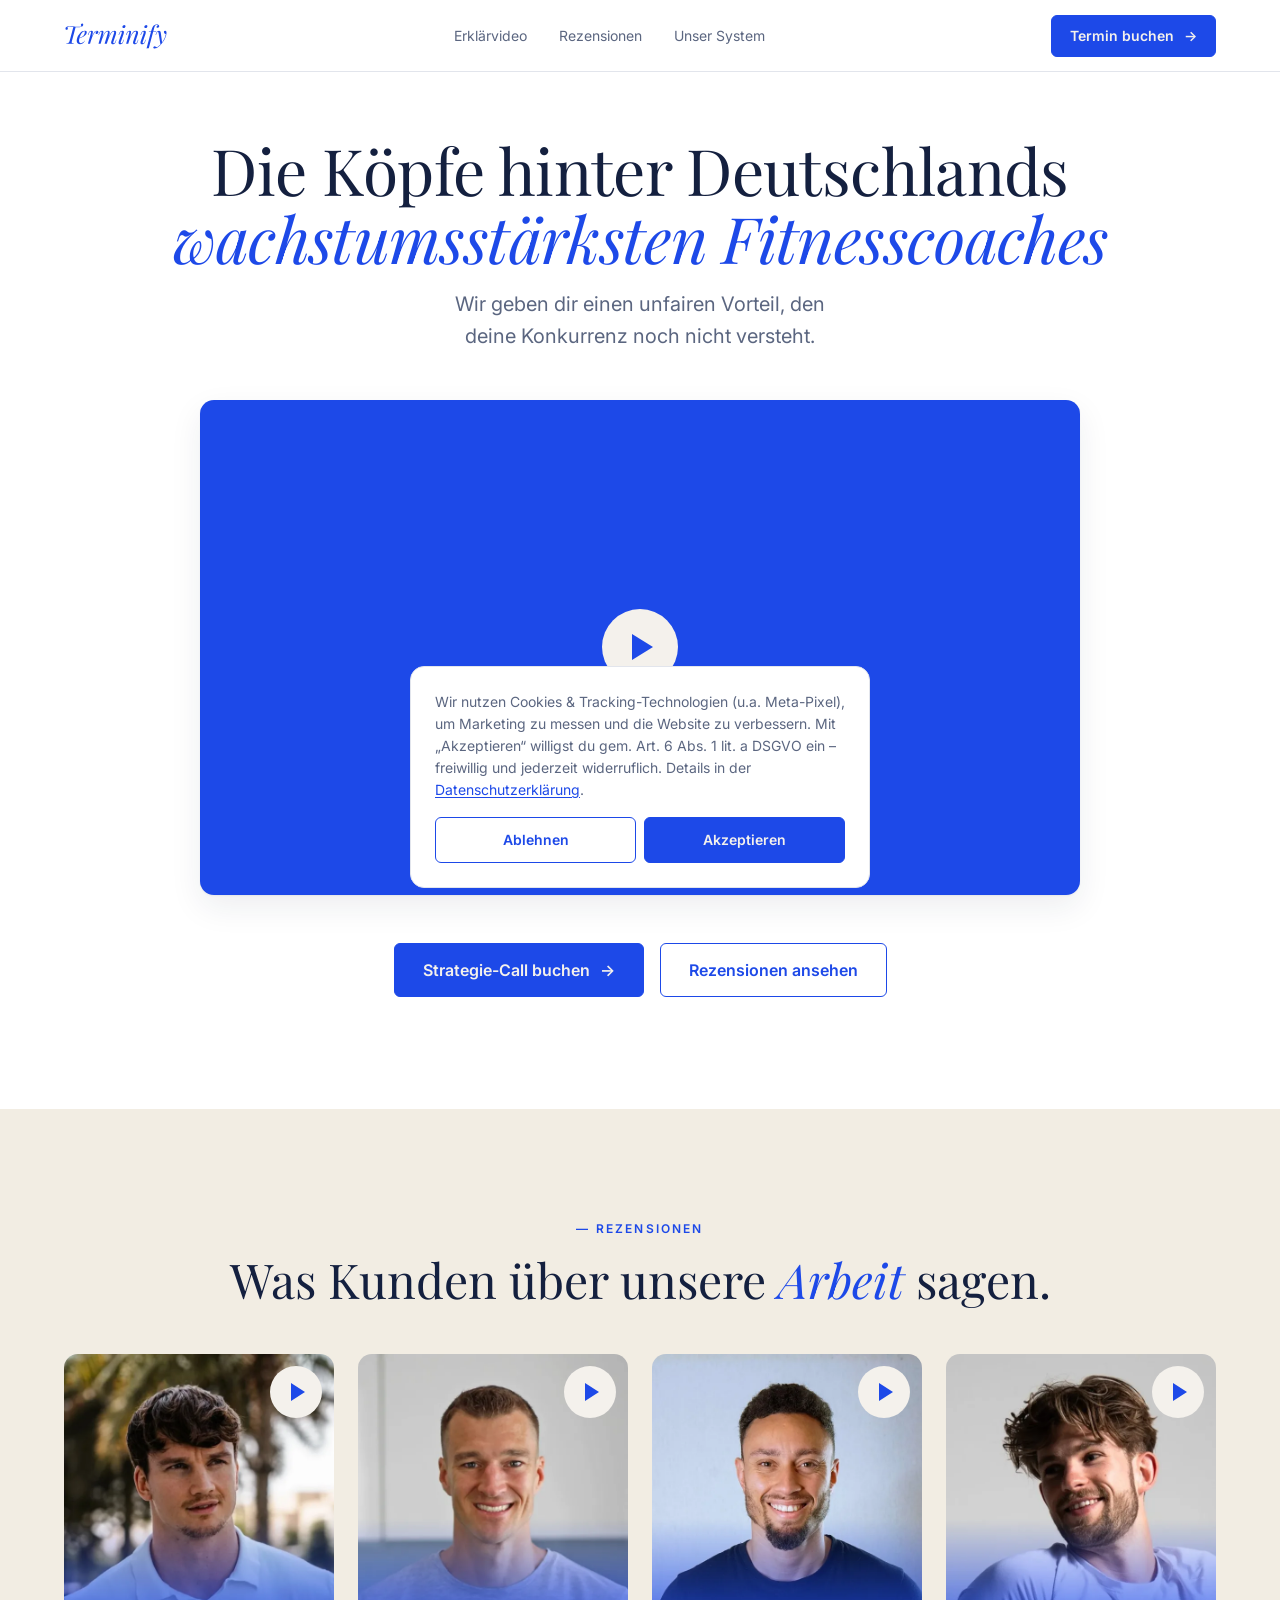
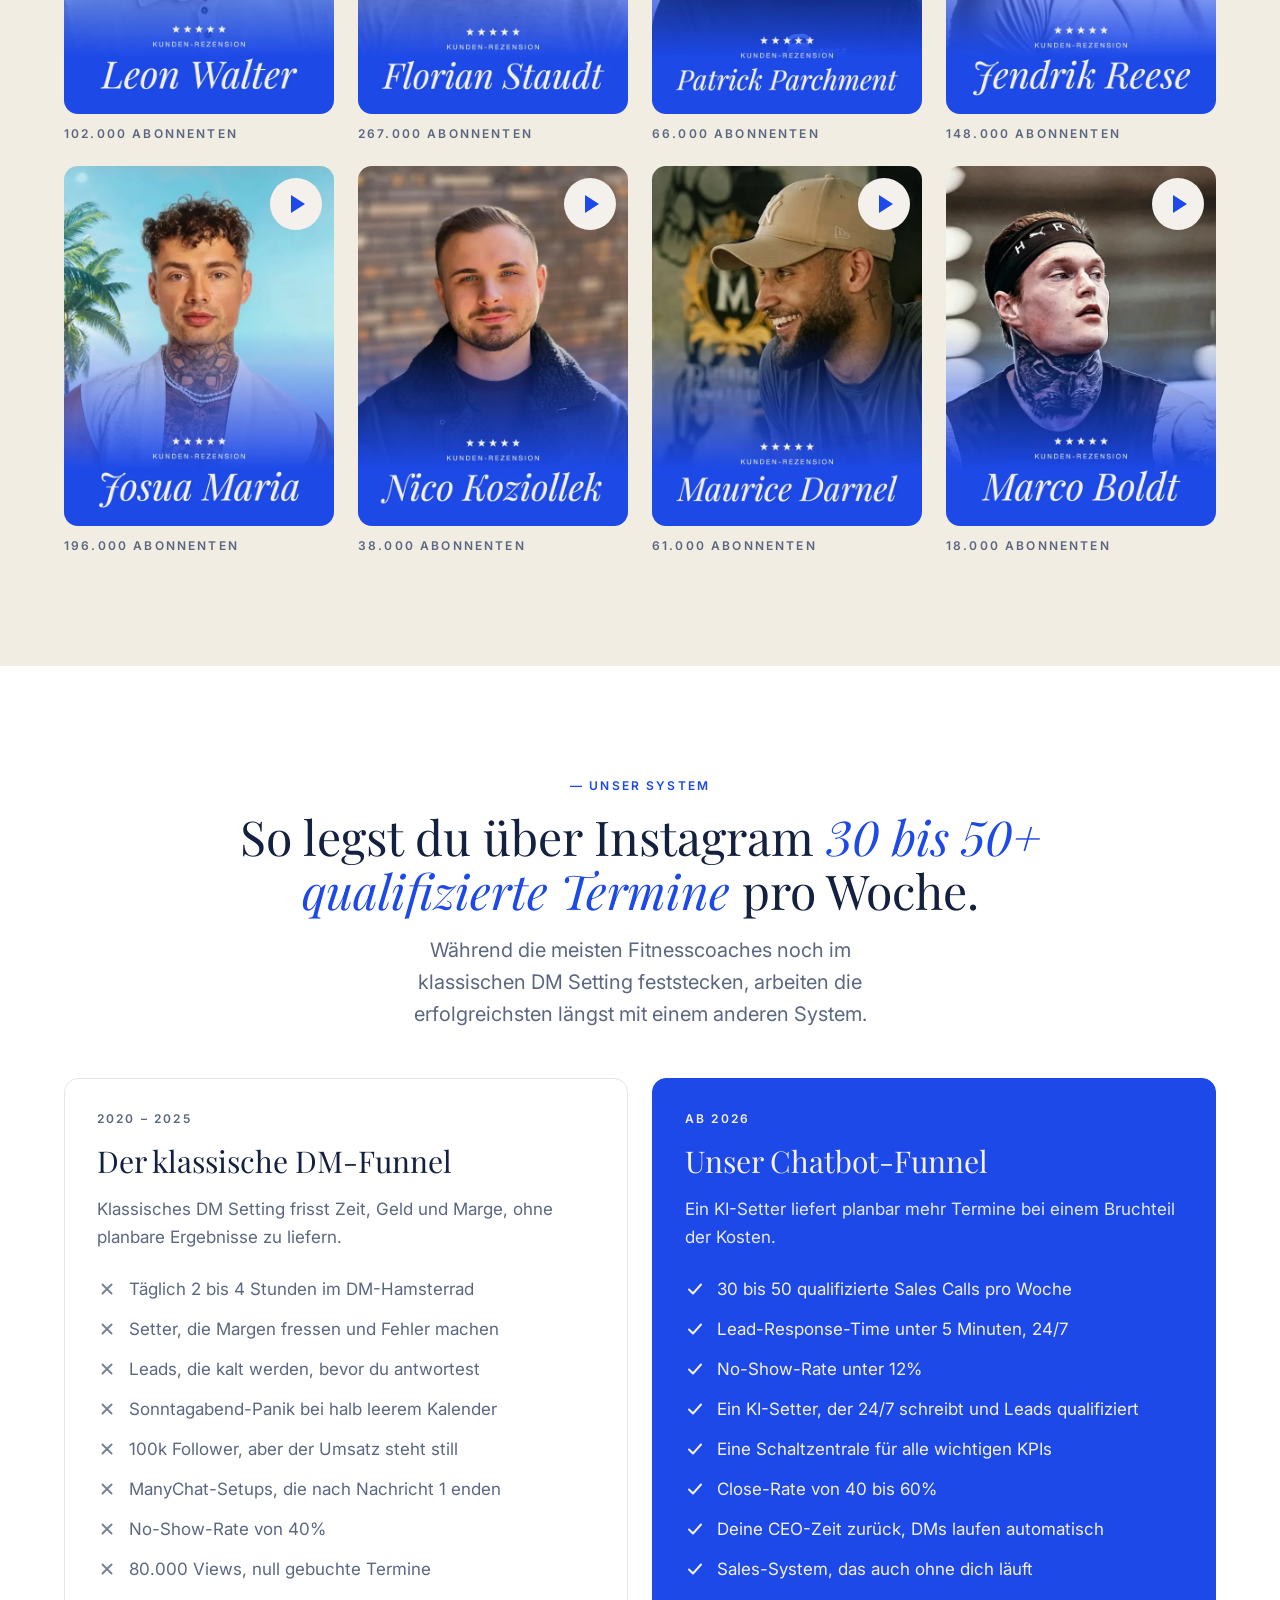
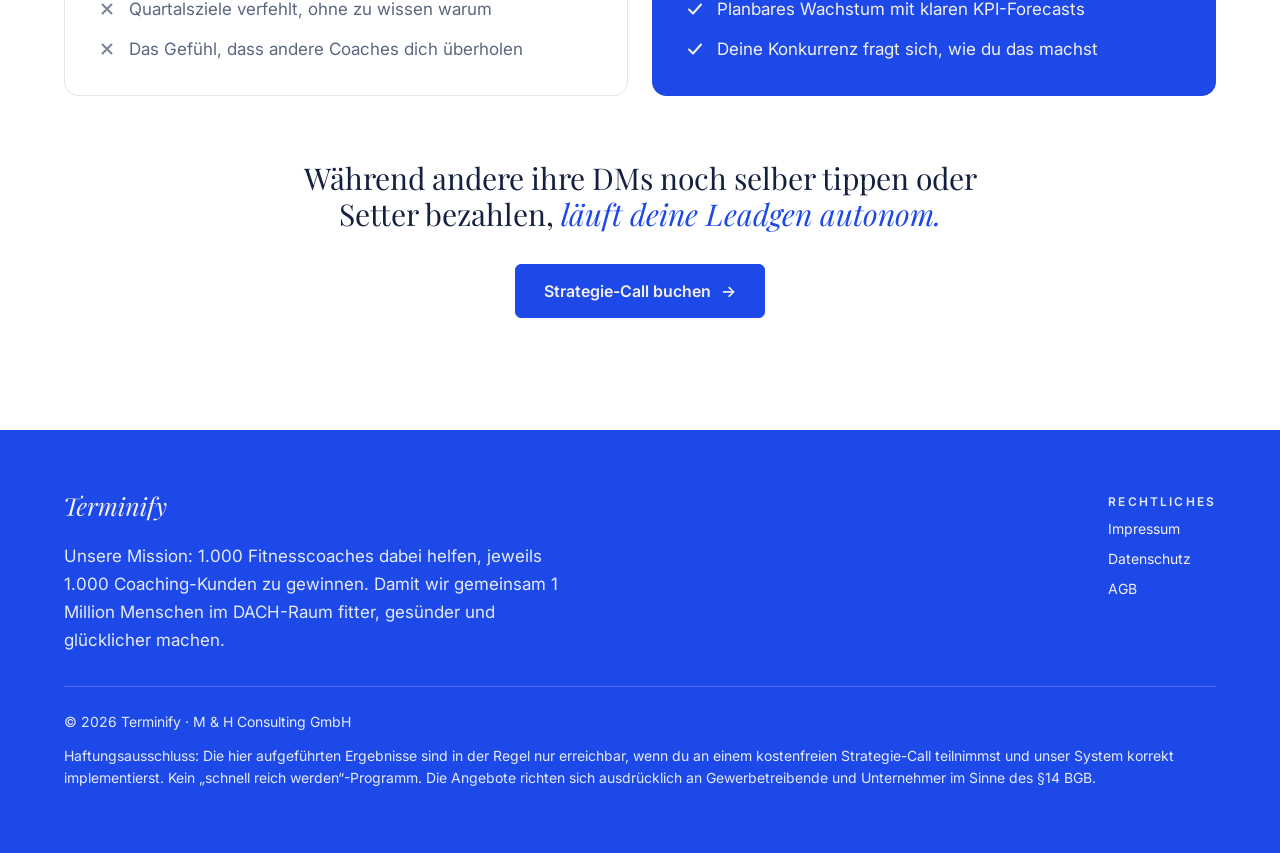
<file: index.html>
<!DOCTYPE html>
<html lang="de">
<head>
<meta charset="UTF-8">
<meta name="viewport" content="width=device-width, initial-scale=1.0">
<title>Terminify – Offizielle Website</title>
<meta name="description" content="Terminify transformiert Coaches und Agenturen in vollautomatisierte Termin-Maschinen. KI-Qualifikation, No-Show-Rate unter 12%, planbarer Kalender.">
<meta name="theme-color" content="#ffffff">
<link rel="icon" type="image/svg+xml" href="assets/favicon_blau.svg">

<!-- Tracking (Meta-Pixel + VSL) wird erst nach Cookie-Einwilligung geladen (siehe Consent-Banner am Seitenende) -->

<link rel="preconnect" href="https://fonts.googleapis.com">
<link rel="preconnect" href="https://fonts.gstatic.com" crossorigin>
<link rel="preconnect" href="https://fast.wistia.net" crossorigin>
<link rel="dns-prefetch" href="https://fast.wistia.com">
<link rel="dns-prefetch" href="https://embed-fastly.wistia.com">
<link href="https://fonts.googleapis.com/css2?family=Inter:wght@400;600&family=Playfair+Display:ital,wght@0,400;0,500;1,400;1,500&display=swap" rel="stylesheet">
<link rel="stylesheet" href="tokens.css">
<link rel="stylesheet" href="bausteine.css">
<script>if ('IntersectionObserver' in window) document.documentElement.classList.add('js');</script>

<style>
  *, *::before, *::after { box-sizing: border-box; }
  html { scroll-behavior: smooth; scroll-padding-top: var(--kopfzeile); }
  body { margin: 0; background: var(--surface); color: var(--ink); font-family: var(--font-sans); -webkit-font-smoothing: antialiased; }
  img { max-width: 100%; }
  a:focus-visible, button:focus-visible { outline: 2px solid var(--focus); outline-offset: 2px; }
  .tf-titel { font-variant-numeric: lining-nums; }

  /* Raster */
  .container { width: 100%; max-width: calc(var(--container) + 2 * var(--space-8)); margin-inline: auto; padding-inline: var(--space-8); }
  .abschnitt { padding-block: var(--space-28); }
  .abschnitt--alt { background: var(--surface-alt); }
  .abschnitt__kopf { margin-bottom: var(--space-12); }
  .abschnitt__kopf .tf-titel, .schluss .tf-titel { max-width: var(--container-schmal); }
  .tf-mitte .tf-unterzeile { text-wrap: balance; }

  /* Kopfzeile: über die ganze Breite, Inhalt im Container */
  .tf-kopf { position: sticky; top: 0; z-index: 50; padding-inline: max(var(--space-8), calc((100% - var(--container)) / 2)); }
  .tf-kopf__logo { display: flex; }

  /* Hero */
  .hero { padding-block: var(--space-16) var(--space-28); }
  .hero .tf-titel { max-width: 1040px; }
  .hero .tf-video { margin-top: var(--space-8); }
  .hero__ctas { justify-content: center; margin-top: var(--space-8); }

  /* Erklärvideo: Wistia füllt den Rahmen, darüber der eigene Abspielknopf */
  .tf-video wistia-player { position: absolute; inset: 0; width: 100%; height: 100%; display: block; }
  .tf-video .tf-play { z-index: 2; }
  .tf-video.laeuft .tf-play { display: none; }

  /* Rezensionen */
  .tf-rezension__bild { cursor: pointer; }
  .tf-rezension__bild img { transition: transform .4s ease; }
  .tf-rezension__bild:hover img { transform: scale(1.02); }

  /* Kundenvideo im Dialog */
  .vdialog { padding: 0; border: 0; background: transparent; max-width: none; max-height: none; overflow: visible; }
  .vdialog[open] { display: flex; flex-direction: column; align-items: flex-end; gap: var(--space-3); }
  .vdialog::backdrop { background: rgba(20, 32, 63, .94); }
  .vdialog__rahmen { position: relative; width: min(calc(100vw - 2 * var(--space-4)), calc((100vh - 120px) * 9 / 16)); aspect-ratio: 9 / 16;
    border-radius: var(--radius-md); overflow: hidden; background: var(--blau); }
  .vdialog__rahmen wistia-player { position: absolute; inset: 0; width: 100%; height: 100%; display: block; }
  .vdialog__zu { width: 44px; height: 44px; border: 0; border-radius: var(--radius-pill); background: var(--weiss); cursor: pointer; display: grid; place-items: center; }
  .vdialog__zu svg { width: 20px; height: 20px; fill: none; stroke: var(--blau); stroke-width: 2; stroke-linecap: round; }
  .vdialog__zu:focus-visible { outline-color: var(--weiss); }

  /* Unser System */
  .schluss { margin-top: var(--space-16); gap: var(--space-8); }

  /* Fußbereich */
  .tf-fuss { padding: var(--space-16) max(var(--space-8), calc((100% - var(--container)) / 2)); }

  /* Weiches Einblenden, nur aus einem sichtbaren Zustand heraus */
  @media (prefers-reduced-motion: no-preference) {
    .js .einblenden { opacity: .5; transform: translateY(16px); transition: opacity .7s ease, transform .7s ease; }
    .js .einblenden.da { opacity: 1; transform: none; }
  }
  @media (prefers-reduced-motion: reduce) {
    html { scroll-behavior: auto; }
    .tf-rezension__bild img { transition: none; }
    .tf-rezension__bild:hover img { transform: none; }
  }

  @media (max-width: 767px) {
    .container { padding-inline: var(--space-4); }
    .abschnitt { padding-block: var(--space-16); }
    .hero { padding-block: var(--space-12) var(--space-16); }
    .hero .tf-titel.display-xl { font-size: clamp(32px, 10.4vw, 40px); }
    .tf-kopf, .tf-fuss { padding-inline: var(--space-4); }
    .tf-karte { padding: var(--space-6); }
    .hero__ctas .tf-btn { width: 100%; justify-content: center; }
  }
</style>
</head>
<body>

<header class="tf-kopf">
  <a class="tf-kopf__logo" href="#top" aria-label="Terminify, zum Seitenanfang"><img class="tf-kopf__marke" src="assets/wortmarke_blau.svg" alt="Terminify" width="104" height="28"></a>
  <nav class="tf-kopf__nav small" aria-label="Seitennavigation"><a href="#video">Erklärvideo</a><a href="#rezensionen">Rezensionen</a><a href="#system">Unser System</a></nav>
  <a class="tf-btn tf-btn--klein" href="/termin-buchen/">Termin buchen <span class="tf-pfeil" aria-hidden="true">→</span></a>
</header>

<main id="top">

  <!-- HERO -->
  <section class="hero">
    <div class="container tf-mitte">
      <h1 class="tf-titel display-xl">Die Köpfe hinter Deutschlands <span class="tf-akzent">wachstumsstärksten Fitnesscoaches</span></h1>
      <p class="tf-unterzeile lead">Wir geben dir einen unfairen Vorteil, den deine Konkurrenz noch nicht versteht.</p>

      <div id="video" class="tf-video">
        <script src="https://fast.wistia.com/player.js" async></script>
        <script src="https://fast.wistia.com/embed/a4hymsr18r.js" async type="module"></script>
        <wistia-player media-id="a4hymsr18r" aspect="1.7777777777777777" big-play-button="false" player-color="1D49E8"></wistia-player>
        <button class="tf-play" type="button" aria-label="Erklärvideo abspielen"></button>
      </div>

      <div class="tf-reihe hero__ctas">
        <a class="tf-btn" href="/termin-buchen/">Strategie-Call buchen <span class="tf-pfeil" aria-hidden="true">→</span></a>
        <a class="tf-btn tf-btn--zwei" href="#rezensionen">Rezensionen ansehen</a>
      </div>
    </div>
  </section>

  <!-- REZENSIONEN -->
  <section id="rezensionen" class="abschnitt abschnitt--alt">
    <div class="container">
      <div class="tf-mitte abschnitt__kopf einblenden">
        <p class="tf-dachzeile label">— Rezensionen</p>
        <h2 class="tf-titel display-l">Was Kunden über unsere <span class="tf-akzent">Arbeit</span> sagen.</h2>
      </div>

      <div class="tf-rezensionen">
        <figure class="tf-rezension einblenden" data-wistia="5uns77a9c1" data-name="Leon Walter">
          <div class="tf-rezension__bild"><img src="assets/rezension_leon_walter_blau.webp" alt="Rezension von Leon Walter" width="600" height="800" loading="lazy" decoding="async"><button class="tf-play" type="button" aria-label="Video von Leon Walter abspielen"></button></div>
          <figcaption class="tf-rezension__zahl label">102.000 Abonnenten</figcaption>
        </figure>
        <figure class="tf-rezension einblenden" data-wistia="5qnsm8tnjp" data-name="Florian Staudt">
          <div class="tf-rezension__bild"><img src="assets/rezension_florian_staudt_blau.webp" alt="Rezension von Florian Staudt" width="600" height="800" loading="lazy" decoding="async"><button class="tf-play" type="button" aria-label="Video von Florian Staudt abspielen"></button></div>
          <figcaption class="tf-rezension__zahl label">267.000 Abonnenten</figcaption>
        </figure>
        <figure class="tf-rezension einblenden" data-wistia="vbpoyxro0d" data-name="Patrick Parchment">
          <div class="tf-rezension__bild"><img src="assets/rezension_patrick_parchment_blau.webp" alt="Rezension von Patrick Parchment" width="600" height="800" loading="lazy" decoding="async"><button class="tf-play" type="button" aria-label="Video von Patrick Parchment abspielen"></button></div>
          <figcaption class="tf-rezension__zahl label">66.000 Abonnenten</figcaption>
        </figure>
        <figure class="tf-rezension einblenden" data-wistia="gdl3c06kyu" data-name="Jendrik Reese">
          <div class="tf-rezension__bild"><img src="assets/rezension_jendrik_reese_blau.webp" alt="Rezension von Jendrik Reese" width="600" height="800" loading="lazy" decoding="async"><button class="tf-play" type="button" aria-label="Video von Jendrik Reese abspielen"></button></div>
          <figcaption class="tf-rezension__zahl label">148.000 Abonnenten</figcaption>
        </figure>
        <figure class="tf-rezension einblenden" data-wistia="qpdfvugjri" data-name="Josua Maria">
          <div class="tf-rezension__bild"><img src="assets/rezension_josua_maria_blau.webp" alt="Rezension von Josua Maria" width="600" height="800" loading="lazy" decoding="async"><button class="tf-play" type="button" aria-label="Video von Josua Maria abspielen"></button></div>
          <figcaption class="tf-rezension__zahl label">196.000 Abonnenten</figcaption>
        </figure>
        <figure class="tf-rezension einblenden" data-wistia="0k9na72fru" data-name="Nico Koziollek">
          <div class="tf-rezension__bild"><img src="assets/rezension_nico_koziollek_blau.webp" alt="Rezension von Nico Koziollek" width="600" height="800" loading="lazy" decoding="async"><button class="tf-play" type="button" aria-label="Video von Nico Koziollek abspielen"></button></div>
          <figcaption class="tf-rezension__zahl label">38.000 Abonnenten</figcaption>
        </figure>
        <figure class="tf-rezension einblenden" data-wistia="9ip8bw27qt" data-name="Maurice Darnel">
          <div class="tf-rezension__bild"><img src="assets/rezension_maurice_darnel_blau.webp" alt="Rezension von Maurice Darnel" width="600" height="800" loading="lazy" decoding="async"><button class="tf-play" type="button" aria-label="Video von Maurice Darnel abspielen"></button></div>
          <figcaption class="tf-rezension__zahl label">61.000 Abonnenten</figcaption>
        </figure>
        <figure class="tf-rezension einblenden" data-wistia="icjq8astqw" data-name="Marco Boldt">
          <div class="tf-rezension__bild"><img src="assets/rezension_marco_boldt_blau.webp" alt="Rezension von Marco Boldt" width="600" height="800" loading="lazy" decoding="async"><button class="tf-play" type="button" aria-label="Video von Marco Boldt abspielen"></button></div>
          <figcaption class="tf-rezension__zahl label">18.000 Abonnenten</figcaption>
        </figure>
      </div>
    </div>
  </section>

  <!-- UNSER SYSTEM -->
  <section id="system" class="abschnitt">
    <div class="container">
      <div class="tf-mitte abschnitt__kopf einblenden">
        <p class="tf-dachzeile label">— Unser System</p>
        <h2 class="tf-titel display-l">So legst du über Instagram <span class="tf-akzent">30&nbsp;bis&nbsp;50+ qualifizierte Termine</span> pro Woche.</h2>
        <p class="tf-unterzeile lead">Während die meisten Fitnesscoaches noch im klassischen DM Setting feststecken, arbeiten die erfolgreichsten längst mit einem anderen System.</p>
      </div>

      <div class="tf-vergleich">
        <article class="tf-karte einblenden">
          <p class="tf-zeit label">2020 – 2025</p>
          <h3 class="tf-titel display-m">Der klassische DM-Funnel</h3>
          <p class="body">Klassisches DM Setting frisst Zeit, Geld und Marge, ohne planbare Ergebnisse zu liefern.</p>
          <ul class="tf-liste tf-liste--alt body">
            <li><svg viewBox="0 0 20 20" aria-hidden="true"><path d="M5.5 5.5l9 9M14.5 5.5l-9 9"/></svg><span>Täglich 2 bis 4 Stunden im DM-Hamsterrad</span></li>
            <li><svg viewBox="0 0 20 20" aria-hidden="true"><path d="M5.5 5.5l9 9M14.5 5.5l-9 9"/></svg><span>Setter, die Margen fressen und Fehler machen</span></li>
            <li><svg viewBox="0 0 20 20" aria-hidden="true"><path d="M5.5 5.5l9 9M14.5 5.5l-9 9"/></svg><span>Leads, die kalt werden, bevor du antwortest</span></li>
            <li><svg viewBox="0 0 20 20" aria-hidden="true"><path d="M5.5 5.5l9 9M14.5 5.5l-9 9"/></svg><span>Sonntagabend-Panik bei halb leerem Kalender</span></li>
            <li><svg viewBox="0 0 20 20" aria-hidden="true"><path d="M5.5 5.5l9 9M14.5 5.5l-9 9"/></svg><span>100k Follower, aber der Umsatz steht still</span></li>
            <li><svg viewBox="0 0 20 20" aria-hidden="true"><path d="M5.5 5.5l9 9M14.5 5.5l-9 9"/></svg><span>ManyChat-Setups, die nach Nachricht 1 enden</span></li>
            <li><svg viewBox="0 0 20 20" aria-hidden="true"><path d="M5.5 5.5l9 9M14.5 5.5l-9 9"/></svg><span>No-Show-Rate von 40%</span></li>
            <li><svg viewBox="0 0 20 20" aria-hidden="true"><path d="M5.5 5.5l9 9M14.5 5.5l-9 9"/></svg><span>80.000 Views, null gebuchte Termine</span></li>
            <li><svg viewBox="0 0 20 20" aria-hidden="true"><path d="M5.5 5.5l9 9M14.5 5.5l-9 9"/></svg><span>Quartalsziele verfehlt, ohne zu wissen warum</span></li>
            <li><svg viewBox="0 0 20 20" aria-hidden="true"><path d="M5.5 5.5l9 9M14.5 5.5l-9 9"/></svg><span>Das Gefühl, dass andere Coaches dich überholen</span></li>
          </ul>
        </article>

        <article class="tf-karte tf-karte--neu einblenden" data-theme="blau">
          <p class="tf-zeit label">Ab 2026</p>
          <h3 class="tf-titel display-m">Unser Chatbot-Funnel</h3>
          <p class="body">Ein KI-Setter liefert planbar mehr Termine bei einem Bruchteil der Kosten.</p>
          <ul class="tf-liste tf-liste--neu body">
            <li><svg viewBox="0 0 20 20" aria-hidden="true"><path d="M4 10.5l4 4 8-9"/></svg><span>30 bis 50 qualifizierte Sales Calls pro Woche</span></li>
            <li><svg viewBox="0 0 20 20" aria-hidden="true"><path d="M4 10.5l4 4 8-9"/></svg><span>Lead-Response-Time unter 5 Minuten, 24/7</span></li>
            <li><svg viewBox="0 0 20 20" aria-hidden="true"><path d="M4 10.5l4 4 8-9"/></svg><span>No-Show-Rate unter 12%</span></li>
            <li><svg viewBox="0 0 20 20" aria-hidden="true"><path d="M4 10.5l4 4 8-9"/></svg><span>Ein KI-Setter, der 24/7 schreibt und Leads qualifiziert</span></li>
            <li><svg viewBox="0 0 20 20" aria-hidden="true"><path d="M4 10.5l4 4 8-9"/></svg><span>Eine Schaltzentrale für alle wichtigen KPIs</span></li>
            <li><svg viewBox="0 0 20 20" aria-hidden="true"><path d="M4 10.5l4 4 8-9"/></svg><span>Close-Rate von 40 bis 60%</span></li>
            <li><svg viewBox="0 0 20 20" aria-hidden="true"><path d="M4 10.5l4 4 8-9"/></svg><span>Deine CEO-Zeit zurück, DMs laufen automatisch</span></li>
            <li><svg viewBox="0 0 20 20" aria-hidden="true"><path d="M4 10.5l4 4 8-9"/></svg><span>Sales-System, das auch ohne dich läuft</span></li>
            <li><svg viewBox="0 0 20 20" aria-hidden="true"><path d="M4 10.5l4 4 8-9"/></svg><span>Planbares Wachstum mit klaren KPI-Forecasts</span></li>
            <li><svg viewBox="0 0 20 20" aria-hidden="true"><path d="M4 10.5l4 4 8-9"/></svg><span>Deine Konkurrenz fragt sich, wie du das machst</span></li>
          </ul>
        </article>
      </div>

      <div class="tf-mitte schluss einblenden">
        <p class="tf-titel display-m">Während andere ihre DMs noch selber tippen oder Setter bezahlen, <span class="tf-akzent">läuft deine Leadgen autonom.</span></p>
        <a class="tf-btn" href="/termin-buchen/">Strategie-Call buchen <span class="tf-pfeil" aria-hidden="true">→</span></a>
      </div>
    </div>
  </section>

</main>

<!-- FOOTER -->
<footer class="tf-fuss" data-theme="blau">
  <div class="tf-fuss__oben">
    <div>
      <img class="tf-fuss__marke" src="assets/wortmarke_weiss.svg" alt="Terminify" width="104" height="28">
      <p class="tf-fuss__mission body">Unsere Mission: 1.000 Fitnesscoaches dabei helfen, jeweils 1.000 Coaching-Kunden zu gewinnen. Damit wir gemeinsam 1 Million Menschen im DACH-Raum fitter, gesünder und glücklicher machen.</p>
    </div>
    <nav class="tf-fuss__recht small" aria-label="Rechtliches"><span class="tf-fuss__titel label">Rechtliches</span><a href="/impressum/">Impressum</a><a href="/datenschutz/">Datenschutz</a><a href="/agb/">AGB</a></nav>
  </div>
  <div class="tf-fuss__unten small">
    <p>© 2026 Terminify · M &amp; H Consulting GmbH</p>
    <p>Haftungsausschluss: Die hier aufgeführten Ergebnisse sind in der Regel nur erreichbar, wenn du an einem kostenfreien Strategie-Call teilnimmst und unser System korrekt implementierst. Kein „schnell reich werden“-Programm. Die Angebote richten sich ausdrücklich an Gewerbetreibende und Unternehmer im Sinne des §14 BGB.</p>
  </div>
</footer>

<!-- Kundenvideo: wird beim Klick auf eine Rezension mit dem passenden Wistia-Player gefüllt -->
<dialog class="vdialog" id="rezension-dialog" aria-label="Kundenvideo">
  <button class="vdialog__zu" type="button" aria-label="Video schließen"><svg viewBox="0 0 20 20" aria-hidden="true"><path d="M5.5 5.5l9 9M14.5 5.5l-9 9"/></svg></button>
  <div class="vdialog__rahmen"></div>
</dialog>

<script>
  // Abschnitte weich einblenden
  (function(){
    if (!('IntersectionObserver' in window)) return;
    var els = document.querySelectorAll('.einblenden');
    var io = new IntersectionObserver(function(entries){
      entries.forEach(function(entry){
        if (entry.isIntersecting) {
          entry.target.classList.add('da');
          io.unobserve(entry.target);
        }
      });
    }, { threshold: 0.15, rootMargin: '0px 0px -10% 0px' });
    els.forEach(function(e){ io.observe(e); });
  })();

  // "Erklärvideo" nav link: center the video in the viewport
  (function(){
    var link = document.querySelector('a[href="#video"]');
    var vid = document.getElementById('video');
    if (!link || !vid) return;
    link.addEventListener('click', function(e){
      e.preventDefault();
      vid.scrollIntoView({ behavior: 'smooth', block: 'center' });
    });
  })();

  // Erklärvideo: eigener Abspielknopf. play() wirkt erst, wenn die Wistia-API bereit ist,
  // darum merken wir uns den Klick und starten bei "api-ready" nach.
  (function(){
    var rahmen = document.getElementById('video');
    var player = rahmen.querySelector('wistia-player');
    var knopf = rahmen.querySelector('.tf-play');
    var wartet = false;
    function abspielen(){
      if (typeof player.play !== 'function') return;
      var p = player.play();
      if (p && p.catch) p.catch(function(){});
    }
    player.addEventListener('api-ready', function(){ if (wartet) abspielen(); });
    player.addEventListener('play', function(){ rahmen.classList.add('laeuft'); });
    knopf.addEventListener('click', function(){ wartet = true; abspielen(); });
  })();

  // Rezensionen: Kundenvideo im Dialog abspielen, beim Schließen Player entfernen
  (function(){
    var dialog = document.getElementById('rezension-dialog');
    if (!dialog || typeof dialog.showModal !== 'function') return;
    var rahmen = dialog.querySelector('.vdialog__rahmen');
    function oeffnen(karte){
      var player = document.createElement('wistia-player');
      player.setAttribute('media-id', karte.getAttribute('data-wistia'));
      player.setAttribute('aspect', '0.5625');
      player.setAttribute('autoplay', 'true');
      player.setAttribute('player-color', '1D49E8');
      rahmen.appendChild(player);
      dialog.setAttribute('aria-label', 'Video von ' + karte.getAttribute('data-name'));
      dialog.showModal();
    }
    document.querySelectorAll('.tf-rezension[data-wistia]').forEach(function(karte){
      karte.querySelector('.tf-rezension__bild').addEventListener('click', function(){ oeffnen(karte); });
    });
    dialog.querySelector('.vdialog__zu').addEventListener('click', function(){ dialog.close(); });
    dialog.addEventListener('click', function(e){ if (e.target === dialog) dialog.close(); });
    dialog.addEventListener('close', function(){ rahmen.innerHTML = ''; });
  })();
</script>


<!-- Cookie Consent (DSGVO Art. 6 (1) a / TTDSG §25) -->
<style>
  #tcb{position:fixed;left:0;right:0;bottom:0;z-index:2147483000;display:none;padding:var(--space-3)}
  #tcb.tcb-show{display:block}
  #tcb .tcb-card{max-width:460px;margin:0 auto;background:var(--surface);border:1px solid var(--line);border-radius:var(--radius-md);padding:var(--space-6)}
  #tcb p{margin:0 0 var(--space-4);color:var(--ink-muted)}
  #tcb a{color:var(--brand);text-decoration:underline;text-underline-offset:2px}
  #tcb .tcb-btns{display:flex;gap:var(--space-2);flex-direction:column}
  @media(min-width:480px){#tcb .tcb-btns{flex-direction:row}}
  #tcb .tf-btn{flex:1;justify-content:center;padding:12px 16px;font-size:14px}
</style>
<div id="tcb" role="dialog" aria-label="Cookie-Einwilligung">
  <div class="tcb-card">
    <p class="small">Wir nutzen Cookies &amp; Tracking-Technologien (u.a. Meta-Pixel), um Marketing zu messen und die Website zu verbessern. Mit &#8222;Akzeptieren&#8220; willigst du gem. Art. 6 Abs. 1 lit. a DSGVO ein &#8211; freiwillig und jederzeit widerruflich. Details in der <a href="/datenschutz/">Datenschutzerkl&auml;rung</a>.</p>
    <div class="tcb-btns">
      <button class="tf-btn tf-btn--zwei tcb-reject" id="tcb-reject" type="button">Ablehnen</button>
      <button class="tf-btn tcb-accept" id="tcb-accept" type="button">Akzeptieren</button>
    </div>
  </div>
</div>
<script>
(function(){
  var KEY='terminify_consent_v1', el=document.getElementById('tcb');
  function loadTracking(){
    if(window.__tcbLoaded)return; window.__tcbLoaded=true;
    !function(f,b,e,v,n,t,s){if(f.fbq)return;n=f.fbq=function(){n.callMethod?n.callMethod.apply(n,arguments):n.queue.push(arguments)};if(!f._fbq)f._fbq=n;n.push=n;n.loaded=!0;n.version='2.0';n.queue=[];t=b.createElement(e);t.async=!0;t.src=v;s=b.getElementsByTagName(e)[0];s.parentNode.insertBefore(t,s)}(window,document,'script','https://connect.facebook.net/en_US/fbevents.js');
    fbq('init','989464427134148');fbq('track','PageView');
    var sc=document.createElement('script');sc.src='/track.js';sc.async=true;document.head.appendChild(sc);
  }
  try{
    var c=localStorage.getItem(KEY);
    if(c==='accepted'){loadTracking();}
    else if(c!=='rejected'){el.classList.add('tcb-show');}
  }catch(e){el.classList.add('tcb-show');}
  var a=document.getElementById('tcb-accept'),r=document.getElementById('tcb-reject');
  a.onclick=function(){try{localStorage.setItem(KEY,'accepted')}catch(e){}el.classList.remove('tcb-show');loadTracking();};
  r.onclick=function(){try{localStorage.setItem(KEY,'rejected')}catch(e){}el.classList.remove('tcb-show');};
})();
</script>

</body>
</html>
</file>
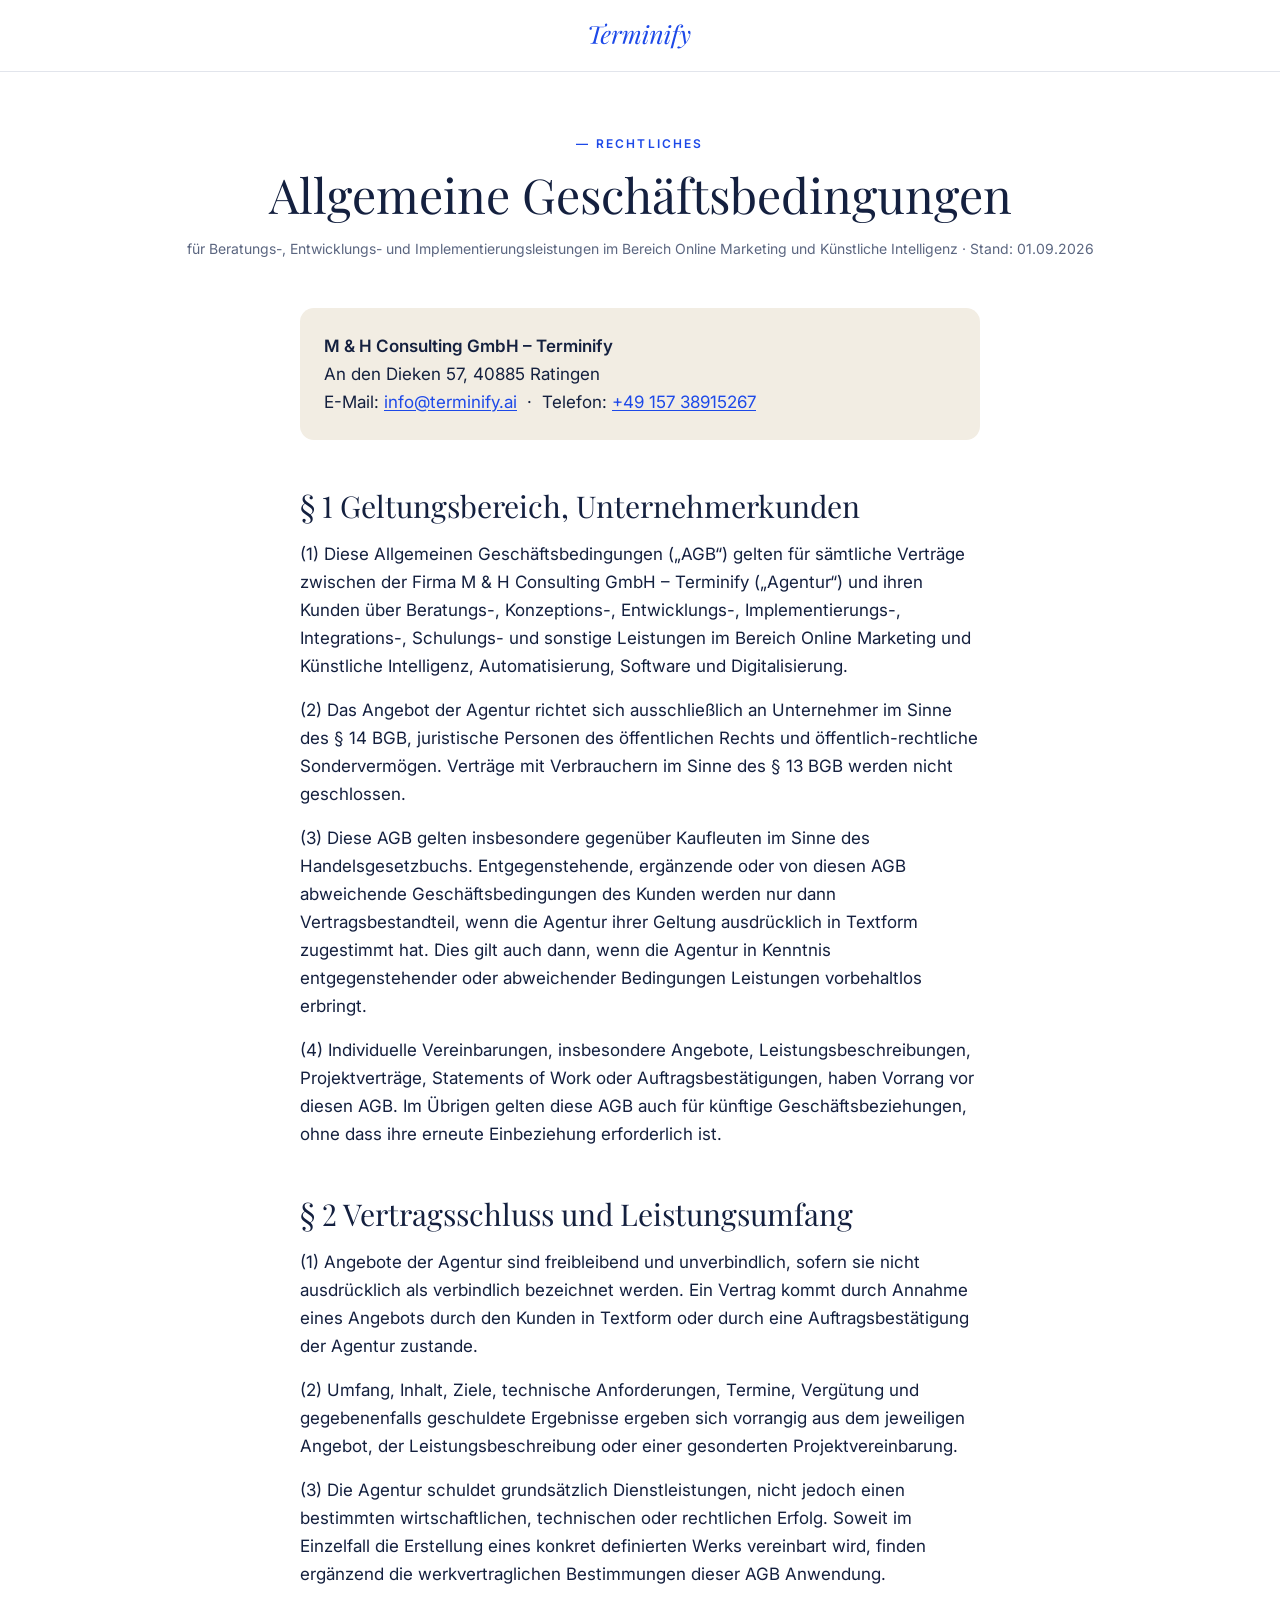
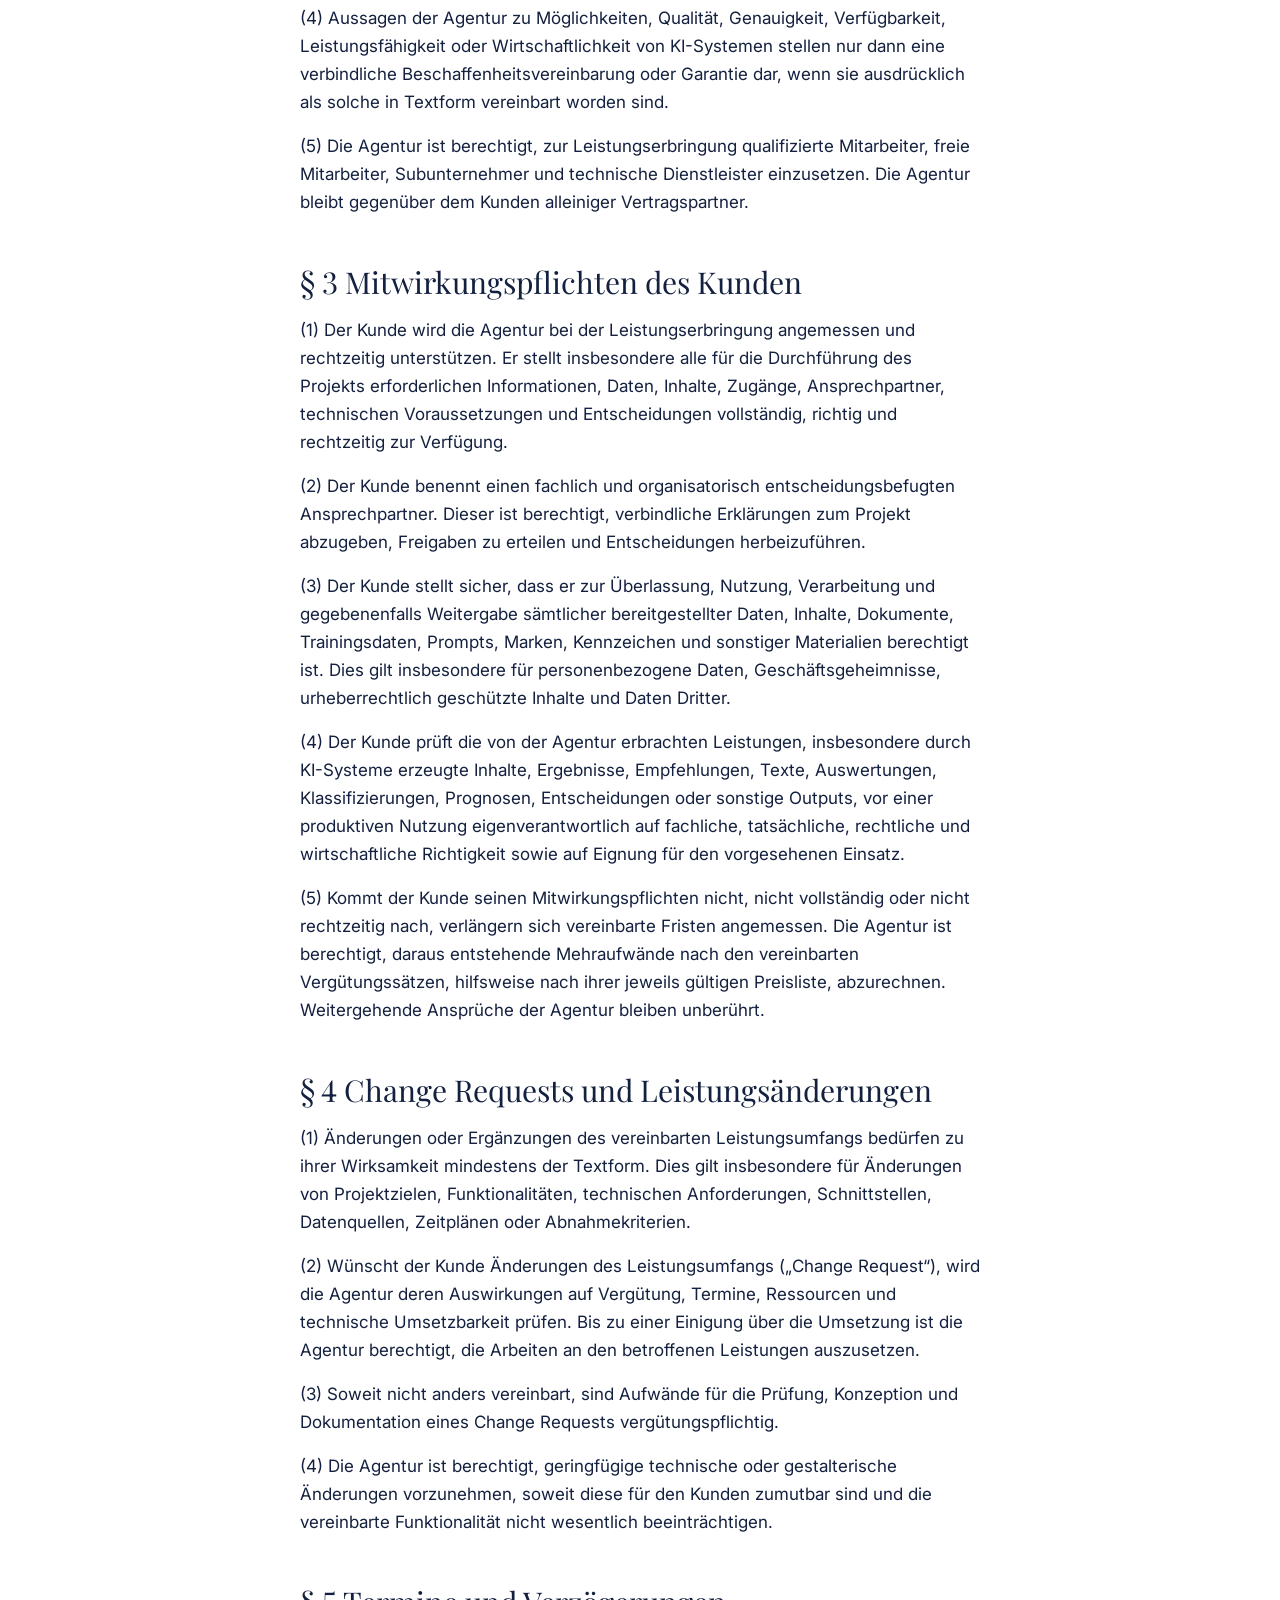
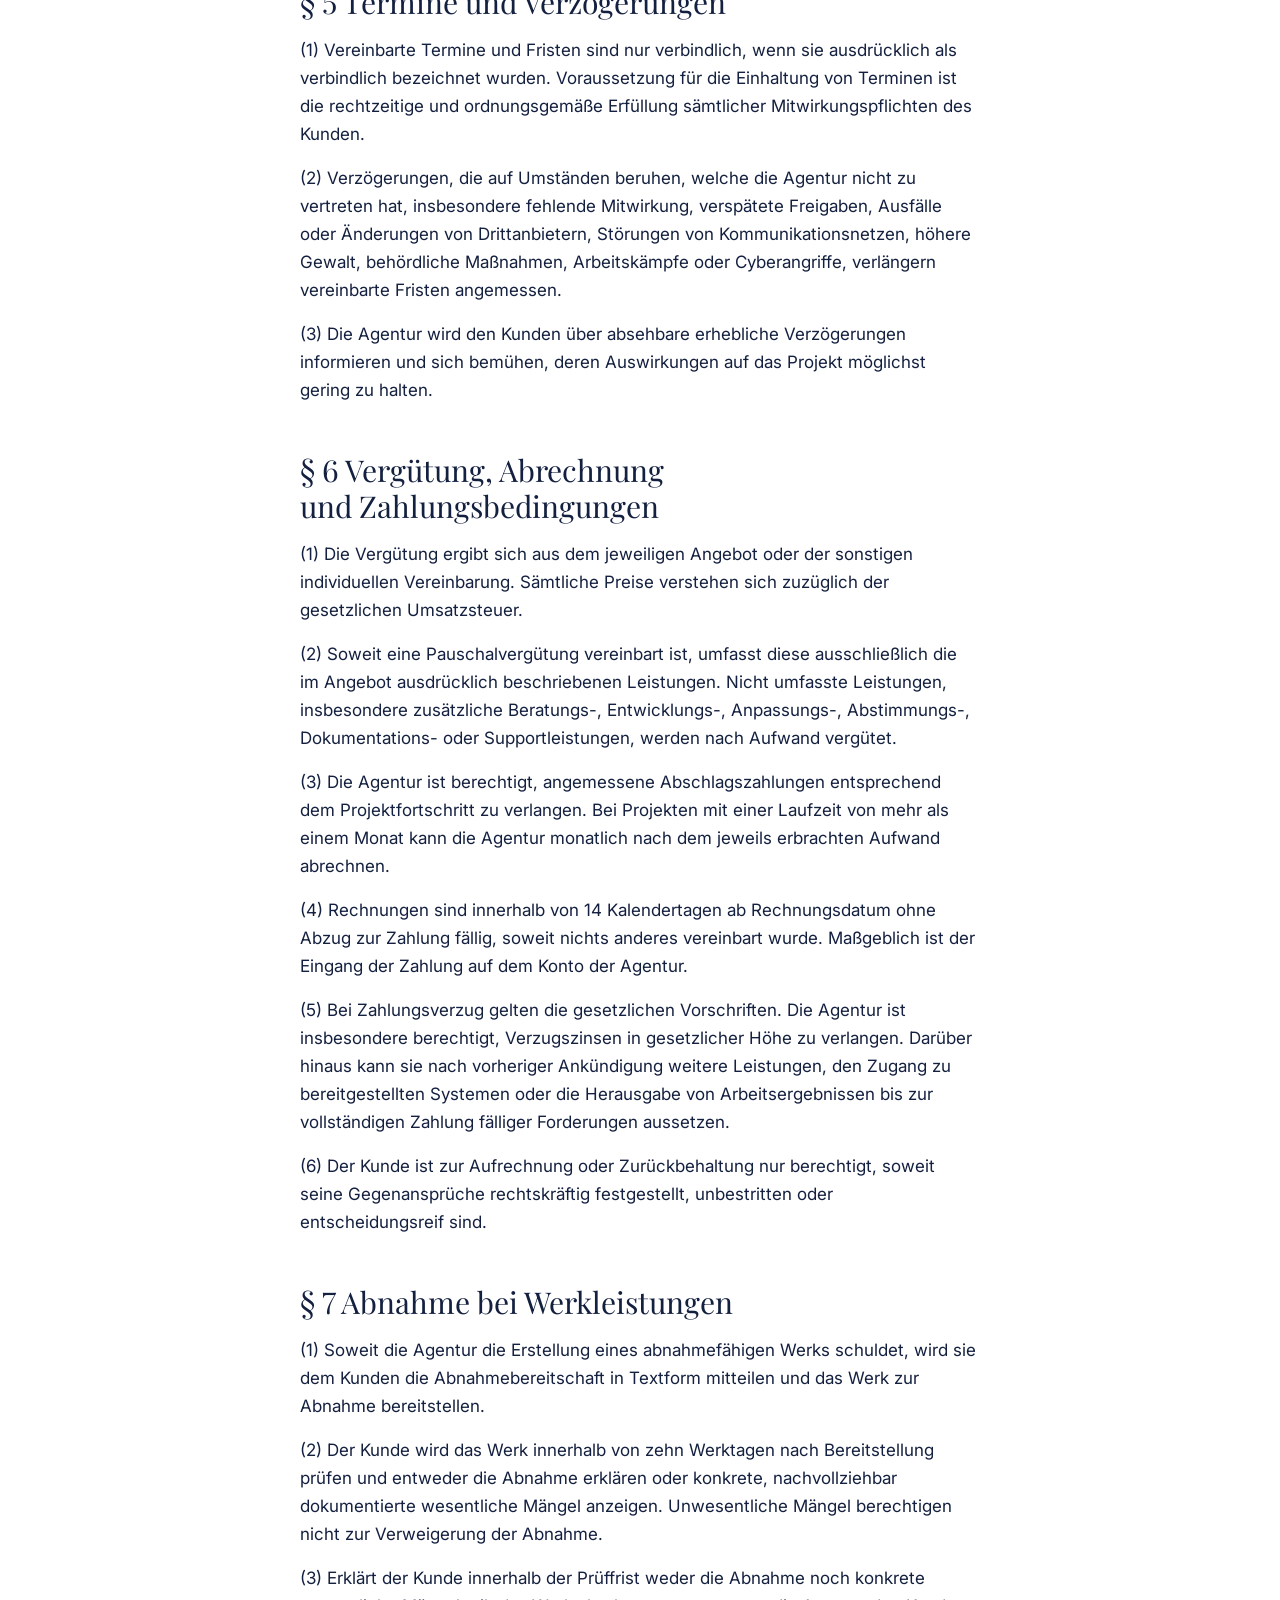
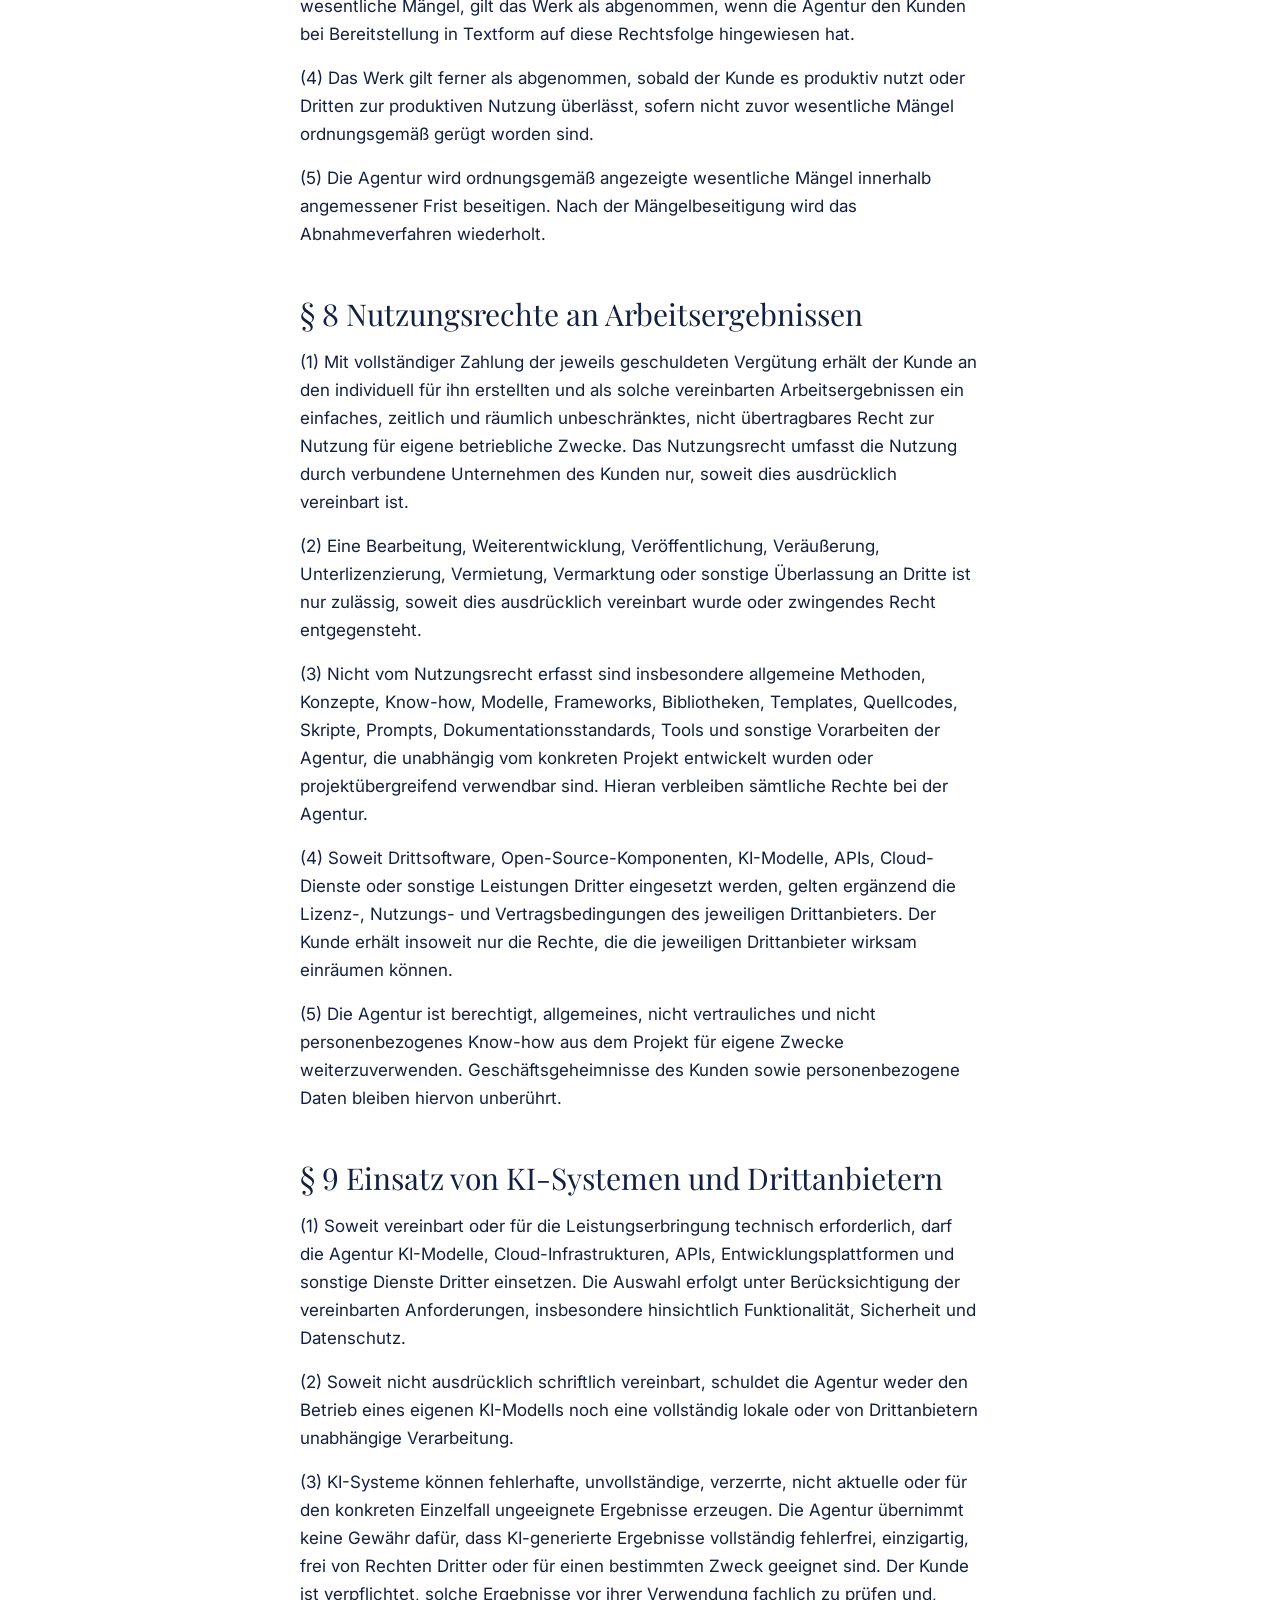
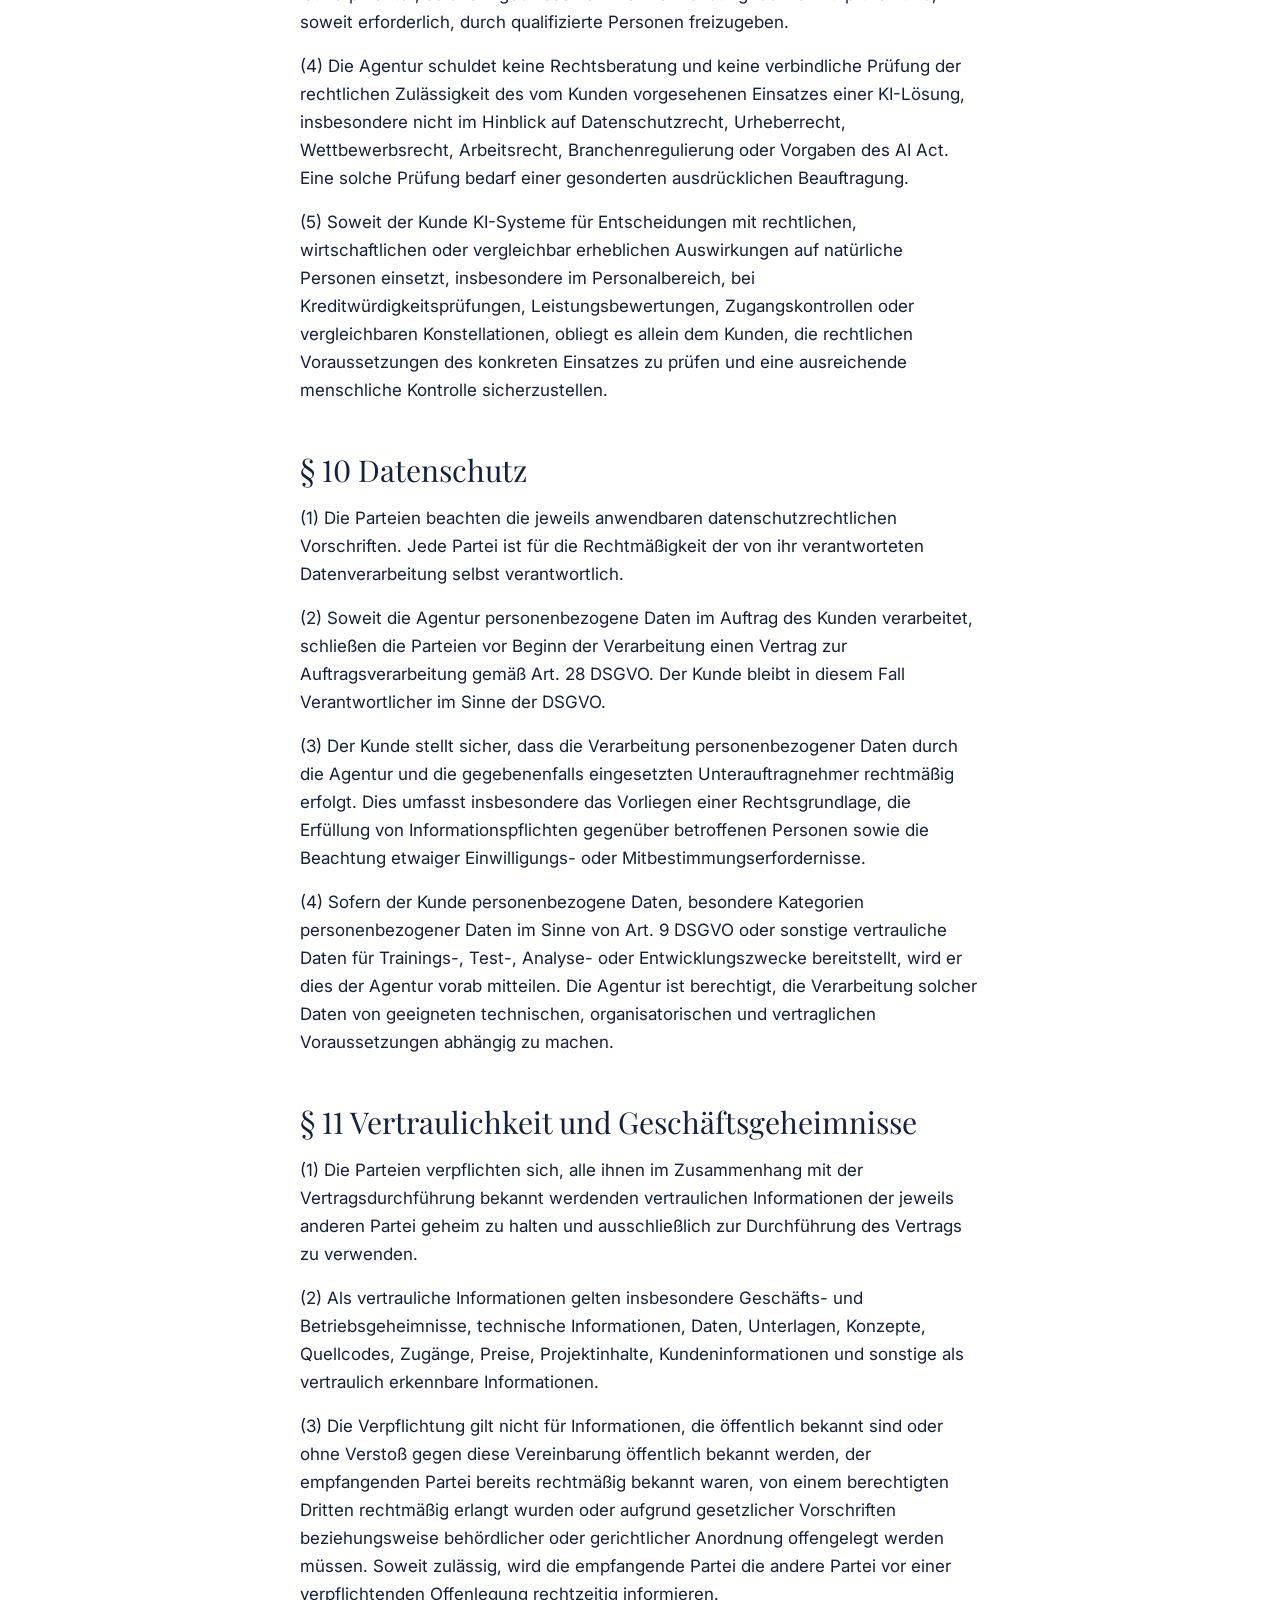
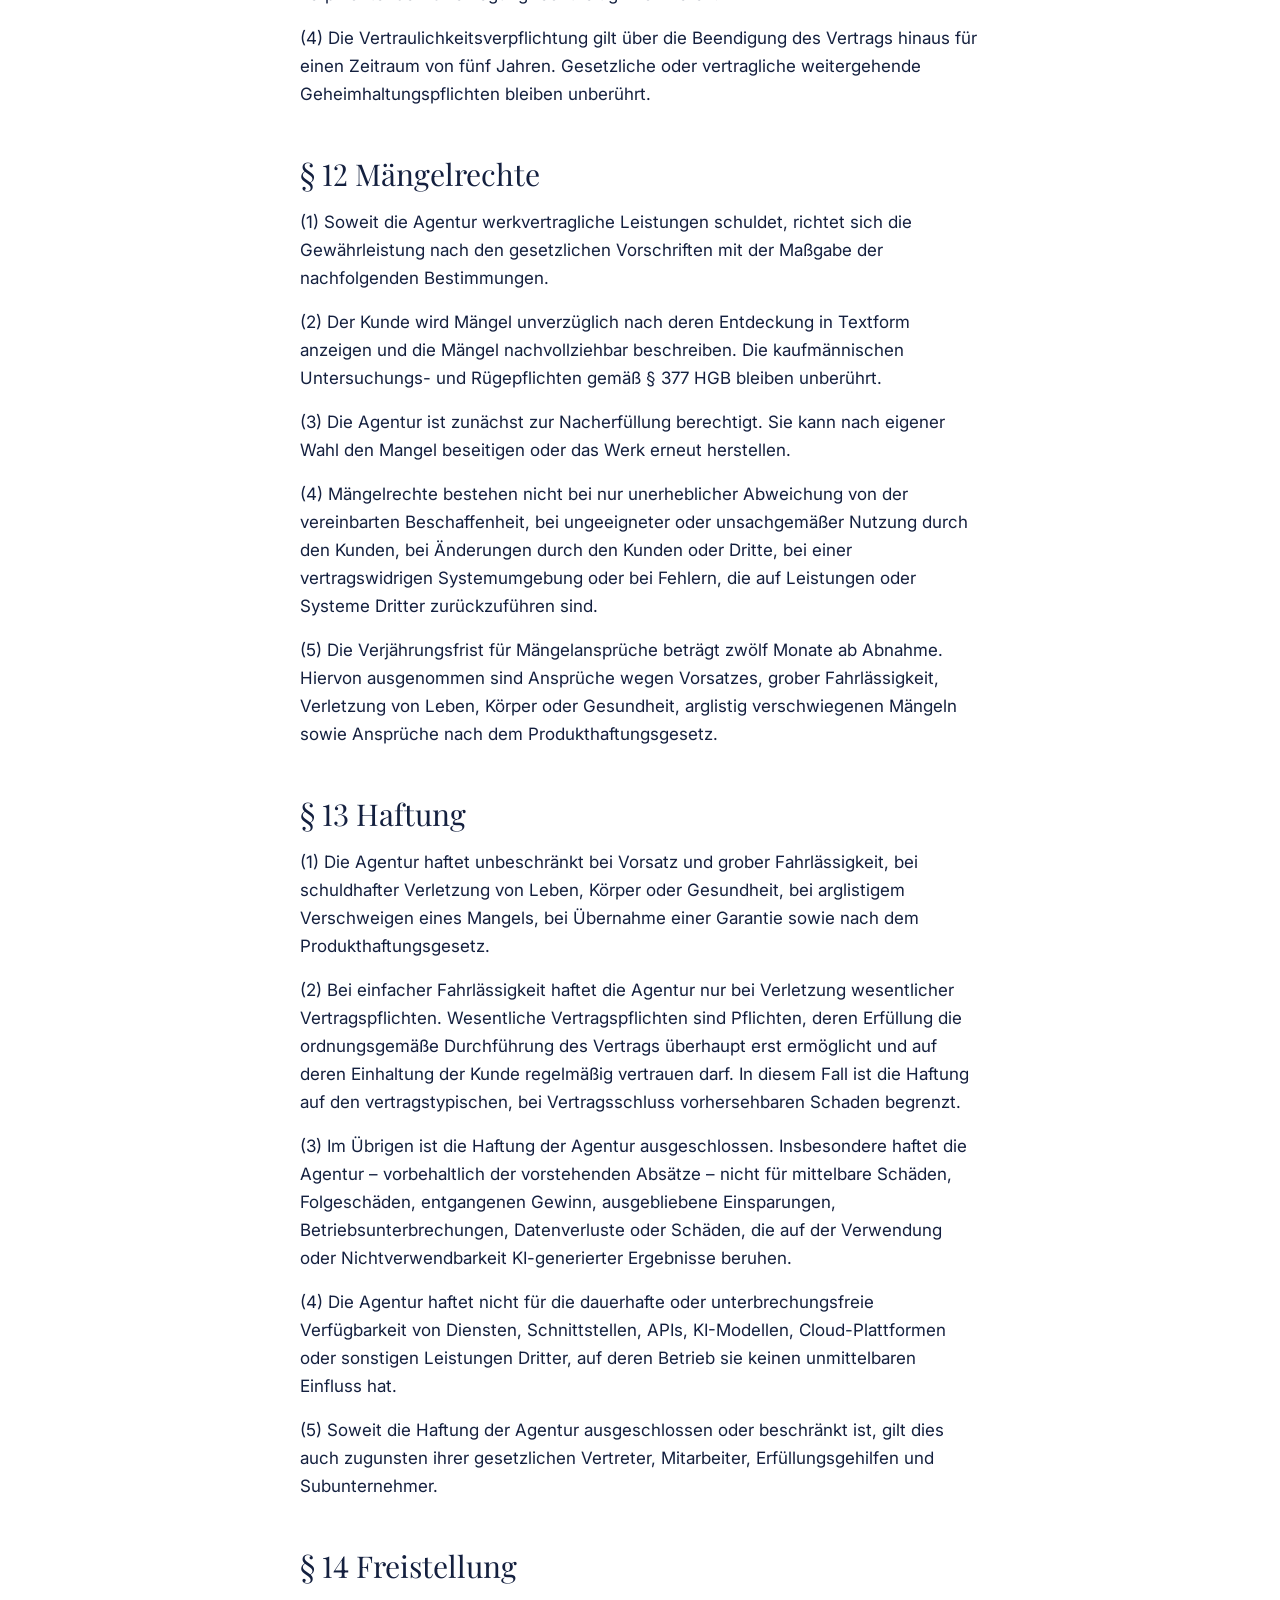
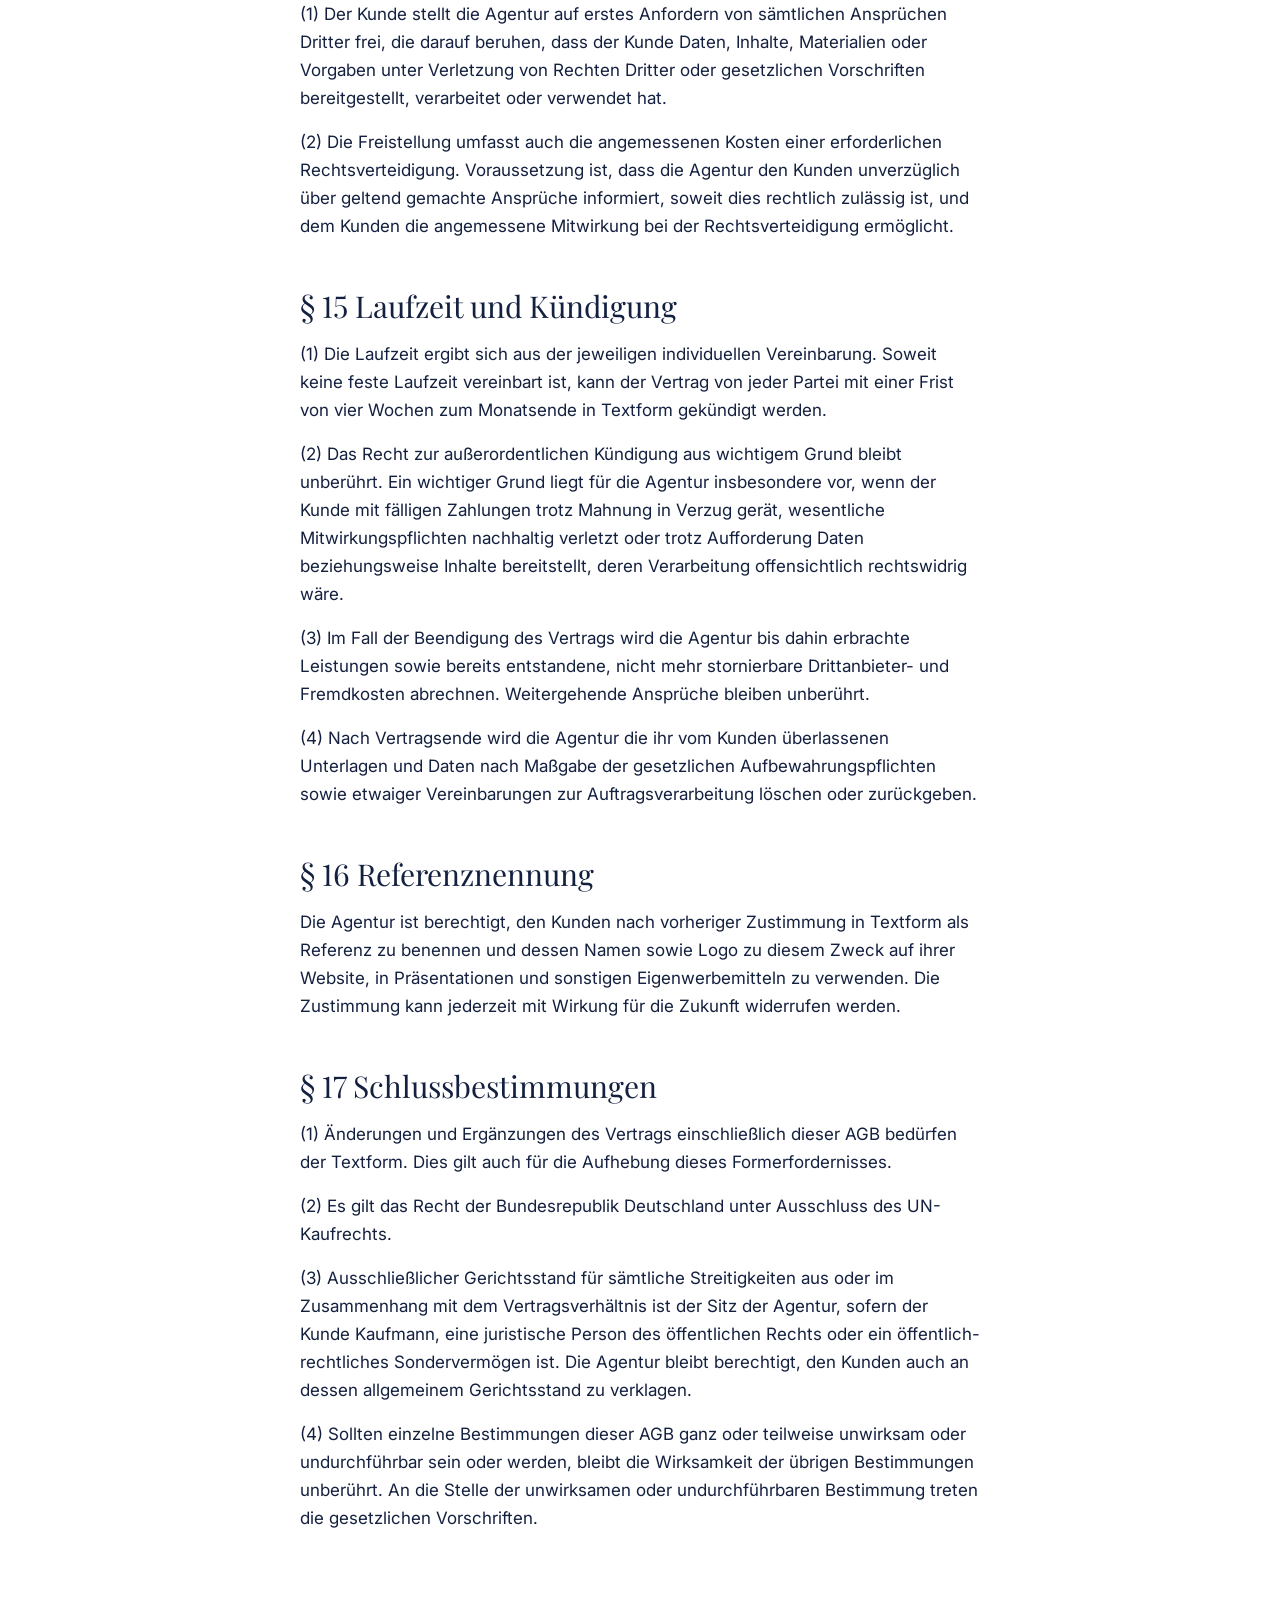
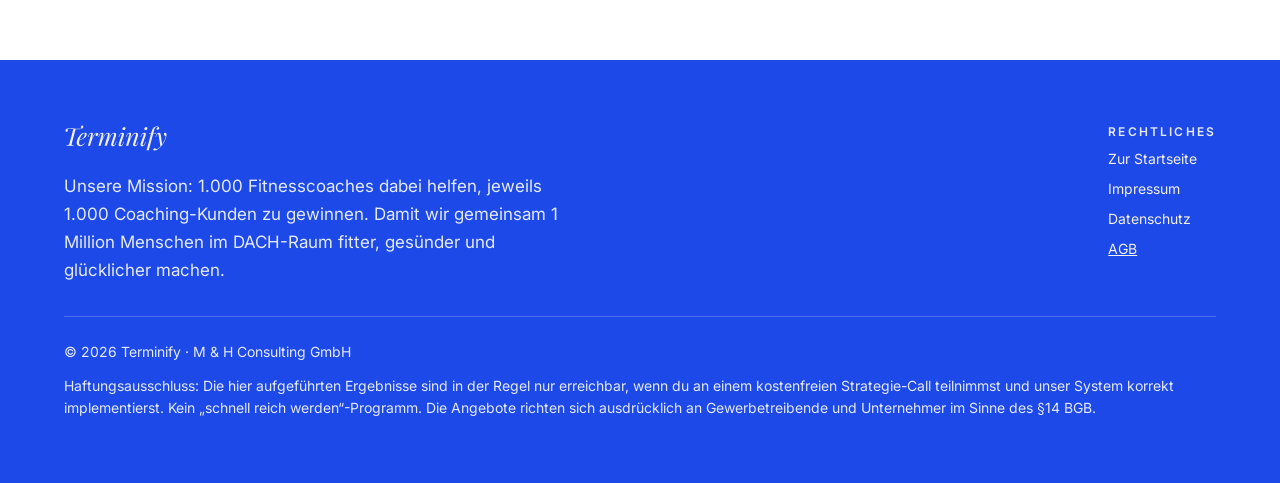
<file: agb/index.html>
<!DOCTYPE html>
<html lang="de">
<head>
<meta charset="UTF-8">
<meta name="viewport" content="width=device-width, initial-scale=1.0">
<title>Allgemeine Geschäftsbedingungen – Terminify</title>
<meta name="description" content="Allgemeine Geschäftsbedingungen der M & H Consulting GmbH (Terminify).">
<meta name="theme-color" content="#ffffff">
<link rel="icon" type="image/svg+xml" href="../assets/favicon_blau.svg">

<link rel="preconnect" href="https://fonts.googleapis.com">
<link rel="preconnect" href="https://fonts.gstatic.com" crossorigin>
<link href="https://fonts.googleapis.com/css2?family=Inter:wght@400;600&family=Playfair+Display:ital,wght@0,400;0,500;1,400;1,500&display=swap" rel="stylesheet">
<link rel="stylesheet" href="../tokens.css">
<link rel="stylesheet" href="../bausteine.css">
<link rel="stylesheet" href="../recht.css">
</head>
<body>

<header class="tf-kopf">
  <a class="tf-kopf__logo" href="/" aria-label="Terminify, zur Startseite"><img class="tf-kopf__marke" src="../assets/wortmarke_blau.svg" alt="Terminify" width="104" height="28"></a>
</header>

<main>
  <section class="recht-kopf">
    <div class="container tf-mitte">
      <p class="tf-dachzeile label">— Rechtliches</p>
      <h1 class="tf-titel display-l">Allgemeine Geschäftsbedingungen</h1>
      <p class="recht-kopf__stand small">für Beratungs-, Entwicklungs- und Implementierungsleistungen im Bereich Online Marketing und Künstliche Intelligenz &middot; Stand: 01.09.2026</p>
    </div>
  </section>

  <section class="recht">
    <div class="container">
      <div class="recht__text body">
    <div class="addr">
      <strong>M &amp; H Consulting GmbH – Terminify</strong><br>
      An den Dieken 57, 40885 Ratingen<br>
      E-Mail: <a href="mailto:info@terminify.ai">info@terminify.ai</a> &nbsp;&middot;&nbsp; Telefon: <a href="tel:+4915738915267">+49 157 38915267</a>
    </div>

    <h2>§ 1 Geltungsbereich, Unternehmerkunden</h2>
    <p>(1) Diese Allgemeinen Geschäftsbedingungen („AGB“) gelten für sämtliche Verträge zwischen der Firma M &amp; H Consulting GmbH – Terminify („Agentur“) und ihren Kunden über Beratungs-, Konzeptions-, Entwicklungs-, Implementierungs-, Integrations-, Schulungs- und sonstige Leistungen im Bereich Online Marketing und Künstliche Intelligenz, Automatisierung, Software und Digitalisierung.</p>
    <p>(2) Das Angebot der Agentur richtet sich ausschließlich an Unternehmer im Sinne des § 14 BGB, juristische Personen des öffentlichen Rechts und öffentlich-rechtliche Sondervermögen. Verträge mit Verbrauchern im Sinne des § 13 BGB werden nicht geschlossen.</p>
    <p>(3) Diese AGB gelten insbesondere gegenüber Kaufleuten im Sinne des Handelsgesetzbuchs. Entgegenstehende, ergänzende oder von diesen AGB abweichende Geschäftsbedingungen des Kunden werden nur dann Vertragsbestandteil, wenn die Agentur ihrer Geltung ausdrücklich in Textform zugestimmt hat. Dies gilt auch dann, wenn die Agentur in Kenntnis entgegenstehender oder abweichender Bedingungen Leistungen vorbehaltlos erbringt.</p>
    <p>(4) Individuelle Vereinbarungen, insbesondere Angebote, Leistungsbeschreibungen, Projektverträge, Statements of Work oder Auftragsbestätigungen, haben Vorrang vor diesen AGB. Im Übrigen gelten diese AGB auch für künftige Geschäftsbeziehungen, ohne dass ihre erneute Einbeziehung erforderlich ist.</p>

    <h2>§ 2 Vertragsschluss und Leistungsumfang</h2>
    <p>(1) Angebote der Agentur sind freibleibend und unverbindlich, sofern sie nicht ausdrücklich als verbindlich bezeichnet werden. Ein Vertrag kommt durch Annahme eines Angebots durch den Kunden in Textform oder durch eine Auftragsbestätigung der Agentur zustande.</p>
    <p>(2) Umfang, Inhalt, Ziele, technische Anforderungen, Termine, Vergütung und gegebenenfalls geschuldete Ergebnisse ergeben sich vorrangig aus dem jeweiligen Angebot, der Leistungsbeschreibung oder einer gesonderten Projektvereinbarung.</p>
    <p>(3) Die Agentur schuldet grundsätzlich Dienstleistungen, nicht jedoch einen bestimmten wirtschaftlichen, technischen oder rechtlichen Erfolg. Soweit im Einzelfall die Erstellung eines konkret definierten Werks vereinbart wird, finden ergänzend die werkvertraglichen Bestimmungen dieser AGB Anwendung.</p>
    <p>(4) Aussagen der Agentur zu Möglichkeiten, Qualität, Genauigkeit, Verfügbarkeit, Leistungsfähigkeit oder Wirtschaftlichkeit von KI-Systemen stellen nur dann eine verbindliche Beschaffenheitsvereinbarung oder Garantie dar, wenn sie ausdrücklich als solche in Textform vereinbart worden sind.</p>
    <p>(5) Die Agentur ist berechtigt, zur Leistungserbringung qualifizierte Mitarbeiter, freie Mitarbeiter, Subunternehmer und technische Dienstleister einzusetzen. Die Agentur bleibt gegenüber dem Kunden alleiniger Vertragspartner.</p>

    <h2>§ 3 Mitwirkungspflichten des Kunden</h2>
    <p>(1) Der Kunde wird die Agentur bei der Leistungserbringung angemessen und rechtzeitig unterstützen. Er stellt insbesondere alle für die Durchführung des Projekts erforderlichen Informationen, Daten, Inhalte, Zugänge, Ansprechpartner, technischen Voraussetzungen und Entscheidungen vollständig, richtig und rechtzeitig zur Verfügung.</p>
    <p>(2) Der Kunde benennt einen fachlich und organisatorisch entscheidungsbefugten Ansprechpartner. Dieser ist berechtigt, verbindliche Erklärungen zum Projekt abzugeben, Freigaben zu erteilen und Entscheidungen herbeizuführen.</p>
    <p>(3) Der Kunde stellt sicher, dass er zur Überlassung, Nutzung, Verarbeitung und gegebenenfalls Weitergabe sämtlicher bereitgestellter Daten, Inhalte, Dokumente, Trainingsdaten, Prompts, Marken, Kennzeichen und sonstiger Materialien berechtigt ist. Dies gilt insbesondere für personenbezogene Daten, Geschäftsgeheimnisse, urheberrechtlich geschützte Inhalte und Daten Dritter.</p>
    <p>(4) Der Kunde prüft die von der Agentur erbrachten Leistungen, insbesondere durch KI-Systeme erzeugte Inhalte, Ergebnisse, Empfehlungen, Texte, Auswertungen, Klassifizierungen, Prognosen, Entscheidungen oder sonstige Outputs, vor einer produktiven Nutzung eigenverantwortlich auf fachliche, tatsächliche, rechtliche und wirtschaftliche Richtigkeit sowie auf Eignung für den vorgesehenen Einsatz.</p>
    <p>(5) Kommt der Kunde seinen Mitwirkungspflichten nicht, nicht vollständig oder nicht rechtzeitig nach, verlängern sich vereinbarte Fristen angemessen. Die Agentur ist berechtigt, daraus entstehende Mehraufwände nach den vereinbarten Vergütungssätzen, hilfsweise nach ihrer jeweils gültigen Preisliste, abzurechnen. Weitergehende Ansprüche der Agentur bleiben unberührt.</p>

    <h2>§ 4 Change Requests und Leistungsänderungen</h2>
    <p>(1) Änderungen oder Ergänzungen des vereinbarten Leistungsumfangs bedürfen zu ihrer Wirksamkeit mindestens der Textform. Dies gilt insbesondere für Änderungen von Projektzielen, Funktionalitäten, technischen Anforderungen, Schnittstellen, Datenquellen, Zeitplänen oder Abnahmekriterien.</p>
    <p>(2) Wünscht der Kunde Änderungen des Leistungsumfangs („Change Request“), wird die Agentur deren Auswirkungen auf Vergütung, Termine, Ressourcen und technische Umsetzbarkeit prüfen. Bis zu einer Einigung über die Umsetzung ist die Agentur berechtigt, die Arbeiten an den betroffenen Leistungen auszusetzen.</p>
    <p>(3) Soweit nicht anders vereinbart, sind Aufwände für die Prüfung, Konzeption und Dokumentation eines Change Requests vergütungspflichtig.</p>
    <p>(4) Die Agentur ist berechtigt, geringfügige technische oder gestalterische Änderungen vorzunehmen, soweit diese für den Kunden zumutbar sind und die vereinbarte Funktionalität nicht wesentlich beeinträchtigen.</p>

    <h2>§ 5 Termine und Verzögerungen</h2>
    <p>(1) Vereinbarte Termine und Fristen sind nur verbindlich, wenn sie ausdrücklich als verbindlich bezeichnet wurden. Voraussetzung für die Einhaltung von Terminen ist die rechtzeitige und ordnungsgemäße Erfüllung sämtlicher Mitwirkungspflichten des Kunden.</p>
    <p>(2) Verzögerungen, die auf Umständen beruhen, welche die Agentur nicht zu vertreten hat, insbesondere fehlende Mitwirkung, verspätete Freigaben, Ausfälle oder Änderungen von Drittanbietern, Störungen von Kommunikationsnetzen, höhere Gewalt, behördliche Maßnahmen, Arbeitskämpfe oder Cyberangriffe, verlängern vereinbarte Fristen angemessen.</p>
    <p>(3) Die Agentur wird den Kunden über absehbare erhebliche Verzögerungen informieren und sich bemühen, deren Auswirkungen auf das Projekt möglichst gering zu halten.</p>

    <h2>§ 6 Vergütung, Abrechnung und Zahlungsbedingungen</h2>
    <p>(1) Die Vergütung ergibt sich aus dem jeweiligen Angebot oder der sonstigen individuellen Vereinbarung. Sämtliche Preise verstehen sich zuzüglich der gesetzlichen Umsatzsteuer.</p>
    <p>(2) Soweit eine Pauschalvergütung vereinbart ist, umfasst diese ausschließlich die im Angebot ausdrücklich beschriebenen Leistungen. Nicht umfasste Leistungen, insbesondere zusätzliche Beratungs-, Entwicklungs-, Anpassungs-, Abstimmungs-, Dokumentations- oder Supportleistungen, werden nach Aufwand vergütet.</p>
    <p>(3) Die Agentur ist berechtigt, angemessene Abschlagszahlungen entsprechend dem Projektfortschritt zu verlangen. Bei Projekten mit einer Laufzeit von mehr als einem Monat kann die Agentur monatlich nach dem jeweils erbrachten Aufwand abrechnen.</p>
    <p>(4) Rechnungen sind innerhalb von 14 Kalendertagen ab Rechnungsdatum ohne Abzug zur Zahlung fällig, soweit nichts anderes vereinbart wurde. Maßgeblich ist der Eingang der Zahlung auf dem Konto der Agentur.</p>
    <p>(5) Bei Zahlungsverzug gelten die gesetzlichen Vorschriften. Die Agentur ist insbesondere berechtigt, Verzugszinsen in gesetzlicher Höhe zu verlangen. Darüber hinaus kann sie nach vorheriger Ankündigung weitere Leistungen, den Zugang zu bereitgestellten Systemen oder die Herausgabe von Arbeitsergebnissen bis zur vollständigen Zahlung fälliger Forderungen aussetzen.</p>
    <p>(6) Der Kunde ist zur Aufrechnung oder Zurückbehaltung nur berechtigt, soweit seine Gegenansprüche rechtskräftig festgestellt, unbestritten oder entscheidungsreif sind.</p>

    <h2>§ 7 Abnahme bei Werkleistungen</h2>
    <p>(1) Soweit die Agentur die Erstellung eines abnahmefähigen Werks schuldet, wird sie dem Kunden die Abnahmebereitschaft in Textform mitteilen und das Werk zur Abnahme bereitstellen.</p>
    <p>(2) Der Kunde wird das Werk innerhalb von zehn Werktagen nach Bereitstellung prüfen und entweder die Abnahme erklären oder konkrete, nachvollziehbar dokumentierte wesentliche Mängel anzeigen. Unwesentliche Mängel berechtigen nicht zur Verweigerung der Abnahme.</p>
    <p>(3) Erklärt der Kunde innerhalb der Prüffrist weder die Abnahme noch konkrete wesentliche Mängel, gilt das Werk als abgenommen, wenn die Agentur den Kunden bei Bereitstellung in Textform auf diese Rechtsfolge hingewiesen hat.</p>
    <p>(4) Das Werk gilt ferner als abgenommen, sobald der Kunde es produktiv nutzt oder Dritten zur produktiven Nutzung überlässt, sofern nicht zuvor wesentliche Mängel ordnungsgemäß gerügt worden sind.</p>
    <p>(5) Die Agentur wird ordnungsgemäß angezeigte wesentliche Mängel innerhalb angemessener Frist beseitigen. Nach der Mängelbeseitigung wird das Abnahmeverfahren wiederholt.</p>

    <h2>§ 8 Nutzungsrechte an Arbeitsergebnissen</h2>
    <p>(1) Mit vollständiger Zahlung der jeweils geschuldeten Vergütung erhält der Kunde an den individuell für ihn erstellten und als solche vereinbarten Arbeitsergebnissen ein einfaches, zeitlich und räumlich unbeschränktes, nicht übertragbares Recht zur Nutzung für eigene betriebliche Zwecke. Das Nutzungsrecht umfasst die Nutzung durch verbundene Unternehmen des Kunden nur, soweit dies ausdrücklich vereinbart ist.</p>
    <p>(2) Eine Bearbeitung, Weiterentwicklung, Veröffentlichung, Veräußerung, Unterlizenzierung, Vermietung, Vermarktung oder sonstige Überlassung an Dritte ist nur zulässig, soweit dies ausdrücklich vereinbart wurde oder zwingendes Recht entgegensteht.</p>
    <p>(3) Nicht vom Nutzungsrecht erfasst sind insbesondere allgemeine Methoden, Konzepte, Know-how, Modelle, Frameworks, Bibliotheken, Templates, Quellcodes, Skripte, Prompts, Dokumentationsstandards, Tools und sonstige Vorarbeiten der Agentur, die unabhängig vom konkreten Projekt entwickelt wurden oder projektübergreifend verwendbar sind. Hieran verbleiben sämtliche Rechte bei der Agentur.</p>
    <p>(4) Soweit Drittsoftware, Open-Source-Komponenten, KI-Modelle, APIs, Cloud-Dienste oder sonstige Leistungen Dritter eingesetzt werden, gelten ergänzend die Lizenz-, Nutzungs- und Vertragsbedingungen des jeweiligen Drittanbieters. Der Kunde erhält insoweit nur die Rechte, die die jeweiligen Drittanbieter wirksam einräumen können.</p>
    <p>(5) Die Agentur ist berechtigt, allgemeines, nicht vertrauliches und nicht personenbezogenes Know-how aus dem Projekt für eigene Zwecke weiterzuverwenden. Geschäftsgeheimnisse des Kunden sowie personenbezogene Daten bleiben hiervon unberührt.</p>

    <h2>§ 9 Einsatz von KI-Systemen und Drittanbietern</h2>
    <p>(1) Soweit vereinbart oder für die Leistungserbringung technisch erforderlich, darf die Agentur KI-Modelle, Cloud-Infrastrukturen, APIs, Entwicklungsplattformen und sonstige Dienste Dritter einsetzen. Die Auswahl erfolgt unter Berücksichtigung der vereinbarten Anforderungen, insbesondere hinsichtlich Funktionalität, Sicherheit und Datenschutz.</p>
    <p>(2) Soweit nicht ausdrücklich schriftlich vereinbart, schuldet die Agentur weder den Betrieb eines eigenen KI-Modells noch eine vollständig lokale oder von Drittanbietern unabhängige Verarbeitung.</p>
    <p>(3) KI-Systeme können fehlerhafte, unvollständige, verzerrte, nicht aktuelle oder für den konkreten Einzelfall ungeeignete Ergebnisse erzeugen. Die Agentur übernimmt keine Gewähr dafür, dass KI-generierte Ergebnisse vollständig fehlerfrei, einzigartig, frei von Rechten Dritter oder für einen bestimmten Zweck geeignet sind. Der Kunde ist verpflichtet, solche Ergebnisse vor ihrer Verwendung fachlich zu prüfen und, soweit erforderlich, durch qualifizierte Personen freizugeben.</p>
    <p>(4) Die Agentur schuldet keine Rechtsberatung und keine verbindliche Prüfung der rechtlichen Zulässigkeit des vom Kunden vorgesehenen Einsatzes einer KI-Lösung, insbesondere nicht im Hinblick auf Datenschutzrecht, Urheberrecht, Wettbewerbsrecht, Arbeitsrecht, Branchenregulierung oder Vorgaben des AI Act. Eine solche Prüfung bedarf einer gesonderten ausdrücklichen Beauftragung.</p>
    <p>(5) Soweit der Kunde KI-Systeme für Entscheidungen mit rechtlichen, wirtschaftlichen oder vergleichbar erheblichen Auswirkungen auf natürliche Personen einsetzt, insbesondere im Personalbereich, bei Kreditwürdigkeitsprüfungen, Leistungsbewertungen, Zugangskontrollen oder vergleichbaren Konstellationen, obliegt es allein dem Kunden, die rechtlichen Voraussetzungen des konkreten Einsatzes zu prüfen und eine ausreichende menschliche Kontrolle sicherzustellen.</p>

    <h2>§ 10 Datenschutz</h2>
    <p>(1) Die Parteien beachten die jeweils anwendbaren datenschutzrechtlichen Vorschriften. Jede Partei ist für die Rechtmäßigkeit der von ihr verantworteten Datenverarbeitung selbst verantwortlich.</p>
    <p>(2) Soweit die Agentur personenbezogene Daten im Auftrag des Kunden verarbeitet, schließen die Parteien vor Beginn der Verarbeitung einen Vertrag zur Auftragsverarbeitung gemäß Art. 28 DSGVO. Der Kunde bleibt in diesem Fall Verantwortlicher im Sinne der DSGVO.</p>
    <p>(3) Der Kunde stellt sicher, dass die Verarbeitung personenbezogener Daten durch die Agentur und die gegebenenfalls eingesetzten Unterauftragnehmer rechtmäßig erfolgt. Dies umfasst insbesondere das Vorliegen einer Rechtsgrundlage, die Erfüllung von Informationspflichten gegenüber betroffenen Personen sowie die Beachtung etwaiger Einwilligungs- oder Mitbestimmungserfordernisse.</p>
    <p>(4) Sofern der Kunde personenbezogene Daten, besondere Kategorien personenbezogener Daten im Sinne von Art. 9 DSGVO oder sonstige vertrauliche Daten für Trainings-, Test-, Analyse- oder Entwicklungszwecke bereitstellt, wird er dies der Agentur vorab mitteilen. Die Agentur ist berechtigt, die Verarbeitung solcher Daten von geeigneten technischen, organisatorischen und vertraglichen Voraussetzungen abhängig zu machen.</p>

    <h2>§ 11 Vertraulichkeit und Geschäftsgeheimnisse</h2>
    <p>(1) Die Parteien verpflichten sich, alle ihnen im Zusammenhang mit der Vertragsdurchführung bekannt werdenden vertraulichen Informationen der jeweils anderen Partei geheim zu halten und ausschließlich zur Durchführung des Vertrags zu verwenden.</p>
    <p>(2) Als vertrauliche Informationen gelten insbesondere Geschäfts- und Betriebsgeheimnisse, technische Informationen, Daten, Unterlagen, Konzepte, Quellcodes, Zugänge, Preise, Projektinhalte, Kundeninformationen und sonstige als vertraulich erkennbare Informationen.</p>
    <p>(3) Die Verpflichtung gilt nicht für Informationen, die öffentlich bekannt sind oder ohne Verstoß gegen diese Vereinbarung öffentlich bekannt werden, der empfangenden Partei bereits rechtmäßig bekannt waren, von einem berechtigten Dritten rechtmäßig erlangt wurden oder aufgrund gesetzlicher Vorschriften beziehungsweise behördlicher oder gerichtlicher Anordnung offengelegt werden müssen. Soweit zulässig, wird die empfangende Partei die andere Partei vor einer verpflichtenden Offenlegung rechtzeitig informieren.</p>
    <p>(4) Die Vertraulichkeitsverpflichtung gilt über die Beendigung des Vertrags hinaus für einen Zeitraum von fünf Jahren. Gesetzliche oder vertragliche weitergehende Geheimhaltungspflichten bleiben unberührt.</p>

    <h2>§ 12 Mängelrechte</h2>
    <p>(1) Soweit die Agentur werkvertragliche Leistungen schuldet, richtet sich die Gewährleistung nach den gesetzlichen Vorschriften mit der Maßgabe der nachfolgenden Bestimmungen.</p>
    <p>(2) Der Kunde wird Mängel unverzüglich nach deren Entdeckung in Textform anzeigen und die Mängel nachvollziehbar beschreiben. Die kaufmännischen Untersuchungs- und Rügepflichten gemäß § 377 HGB bleiben unberührt.</p>
    <p>(3) Die Agentur ist zunächst zur Nacherfüllung berechtigt. Sie kann nach eigener Wahl den Mangel beseitigen oder das Werk erneut herstellen.</p>
    <p>(4) Mängelrechte bestehen nicht bei nur unerheblicher Abweichung von der vereinbarten Beschaffenheit, bei ungeeigneter oder unsachgemäßer Nutzung durch den Kunden, bei Änderungen durch den Kunden oder Dritte, bei einer vertragswidrigen Systemumgebung oder bei Fehlern, die auf Leistungen oder Systeme Dritter zurückzuführen sind.</p>
    <p>(5) Die Verjährungsfrist für Mängelansprüche beträgt zwölf Monate ab Abnahme. Hiervon ausgenommen sind Ansprüche wegen Vorsatzes, grober Fahrlässigkeit, Verletzung von Leben, Körper oder Gesundheit, arglistig verschwiegenen Mängeln sowie Ansprüche nach dem Produkthaftungsgesetz.</p>

    <h2>§ 13 Haftung</h2>
    <p>(1) Die Agentur haftet unbeschränkt bei Vorsatz und grober Fahrlässigkeit, bei schuldhafter Verletzung von Leben, Körper oder Gesundheit, bei arglistigem Verschweigen eines Mangels, bei Übernahme einer Garantie sowie nach dem Produkthaftungsgesetz.</p>
    <p>(2) Bei einfacher Fahrlässigkeit haftet die Agentur nur bei Verletzung wesentlicher Vertragspflichten. Wesentliche Vertragspflichten sind Pflichten, deren Erfüllung die ordnungsgemäße Durchführung des Vertrags überhaupt erst ermöglicht und auf deren Einhaltung der Kunde regelmäßig vertrauen darf. In diesem Fall ist die Haftung auf den vertragstypischen, bei Vertragsschluss vorhersehbaren Schaden begrenzt.</p>
    <p>(3) Im Übrigen ist die Haftung der Agentur ausgeschlossen. Insbesondere haftet die Agentur – vorbehaltlich der vorstehenden Absätze – nicht für mittelbare Schäden, Folgeschäden, entgangenen Gewinn, ausgebliebene Einsparungen, Betriebsunterbrechungen, Datenverluste oder Schäden, die auf der Verwendung oder Nichtverwendbarkeit KI-generierter Ergebnisse beruhen.</p>
    <p>(4) Die Agentur haftet nicht für die dauerhafte oder unterbrechungsfreie Verfügbarkeit von Diensten, Schnittstellen, APIs, KI-Modellen, Cloud-Plattformen oder sonstigen Leistungen Dritter, auf deren Betrieb sie keinen unmittelbaren Einfluss hat.</p>
    <p>(5) Soweit die Haftung der Agentur ausgeschlossen oder beschränkt ist, gilt dies auch zugunsten ihrer gesetzlichen Vertreter, Mitarbeiter, Erfüllungsgehilfen und Subunternehmer.</p>

    <h2>§ 14 Freistellung</h2>
    <p>(1) Der Kunde stellt die Agentur auf erstes Anfordern von sämtlichen Ansprüchen Dritter frei, die darauf beruhen, dass der Kunde Daten, Inhalte, Materialien oder Vorgaben unter Verletzung von Rechten Dritter oder gesetzlichen Vorschriften bereitgestellt, verarbeitet oder verwendet hat.</p>
    <p>(2) Die Freistellung umfasst auch die angemessenen Kosten einer erforderlichen Rechtsverteidigung. Voraussetzung ist, dass die Agentur den Kunden unverzüglich über geltend gemachte Ansprüche informiert, soweit dies rechtlich zulässig ist, und dem Kunden die angemessene Mitwirkung bei der Rechtsverteidigung ermöglicht.</p>

    <h2>§ 15 Laufzeit und Kündigung</h2>
    <p>(1) Die Laufzeit ergibt sich aus der jeweiligen individuellen Vereinbarung. Soweit keine feste Laufzeit vereinbart ist, kann der Vertrag von jeder Partei mit einer Frist von vier Wochen zum Monatsende in Textform gekündigt werden.</p>
    <p>(2) Das Recht zur außerordentlichen Kündigung aus wichtigem Grund bleibt unberührt. Ein wichtiger Grund liegt für die Agentur insbesondere vor, wenn der Kunde mit fälligen Zahlungen trotz Mahnung in Verzug gerät, wesentliche Mitwirkungspflichten nachhaltig verletzt oder trotz Aufforderung Daten beziehungsweise Inhalte bereitstellt, deren Verarbeitung offensichtlich rechtswidrig wäre.</p>
    <p>(3) Im Fall der Beendigung des Vertrags wird die Agentur bis dahin erbrachte Leistungen sowie bereits entstandene, nicht mehr stornierbare Drittanbieter- und Fremdkosten abrechnen. Weitergehende Ansprüche bleiben unberührt.</p>
    <p>(4) Nach Vertragsende wird die Agentur die ihr vom Kunden überlassenen Unterlagen und Daten nach Maßgabe der gesetzlichen Aufbewahrungspflichten sowie etwaiger Vereinbarungen zur Auftragsverarbeitung löschen oder zurückgeben.</p>

    <h2>§ 16 Referenznennung</h2>
    <p>Die Agentur ist berechtigt, den Kunden nach vorheriger Zustimmung in Textform als Referenz zu benennen und dessen Namen sowie Logo zu diesem Zweck auf ihrer Website, in Präsentationen und sonstigen Eigenwerbemitteln zu verwenden. Die Zustimmung kann jederzeit mit Wirkung für die Zukunft widerrufen werden.</p>

    <h2>§ 17 Schlussbestimmungen</h2>
    <p>(1) Änderungen und Ergänzungen des Vertrags einschließlich dieser AGB bedürfen der Textform. Dies gilt auch für die Aufhebung dieses Formerfordernisses.</p>
    <p>(2) Es gilt das Recht der Bundesrepublik Deutschland unter Ausschluss des UN-Kaufrechts.</p>
    <p>(3) Ausschließlicher Gerichtsstand für sämtliche Streitigkeiten aus oder im Zusammenhang mit dem Vertragsverhältnis ist der Sitz der Agentur, sofern der Kunde Kaufmann, eine juristische Person des öffentlichen Rechts oder ein öffentlich-rechtliches Sondervermögen ist. Die Agentur bleibt berechtigt, den Kunden auch an dessen allgemeinem Gerichtsstand zu verklagen.</p>
    <p>(4) Sollten einzelne Bestimmungen dieser AGB ganz oder teilweise unwirksam oder undurchführbar sein oder werden, bleibt die Wirksamkeit der übrigen Bestimmungen unberührt. An die Stelle der unwirksamen oder undurchführbaren Bestimmung treten die gesetzlichen Vorschriften.</p>
  
      </div>
    </div>
  </section>
</main>

<footer class="tf-fuss" data-theme="blau">
  <div class="tf-fuss__oben">
    <div>
      <img class="tf-fuss__marke" src="../assets/wortmarke_weiss.svg" alt="Terminify" width="104" height="28">
      <p class="tf-fuss__mission body">Unsere Mission: 1.000 Fitnesscoaches dabei helfen, jeweils 1.000 Coaching-Kunden zu gewinnen. Damit wir gemeinsam 1 Million Menschen im DACH-Raum fitter, gesünder und glücklicher machen.</p>
    </div>
    <nav class="tf-fuss__recht small" aria-label="Rechtliches"><span class="tf-fuss__titel label">Rechtliches</span><a href="/">Zur Startseite</a><a href="/impressum/">Impressum</a><a href="/datenschutz/">Datenschutz</a><a href="/agb/" aria-current="page">AGB</a></nav>
  </div>
  <div class="tf-fuss__unten small">
    <p>© 2026 Terminify · M &amp; H Consulting GmbH</p>
    <p>Haftungsausschluss: Die hier aufgeführten Ergebnisse sind in der Regel nur erreichbar, wenn du an einem kostenfreien Strategie-Call teilnimmst und unser System korrekt implementierst. Kein „schnell reich werden“-Programm. Die Angebote richten sich ausdrücklich an Gewerbetreibende und Unternehmer im Sinne des §14 BGB.</p>
  </div>
</footer>

</body>
</html>
</file>
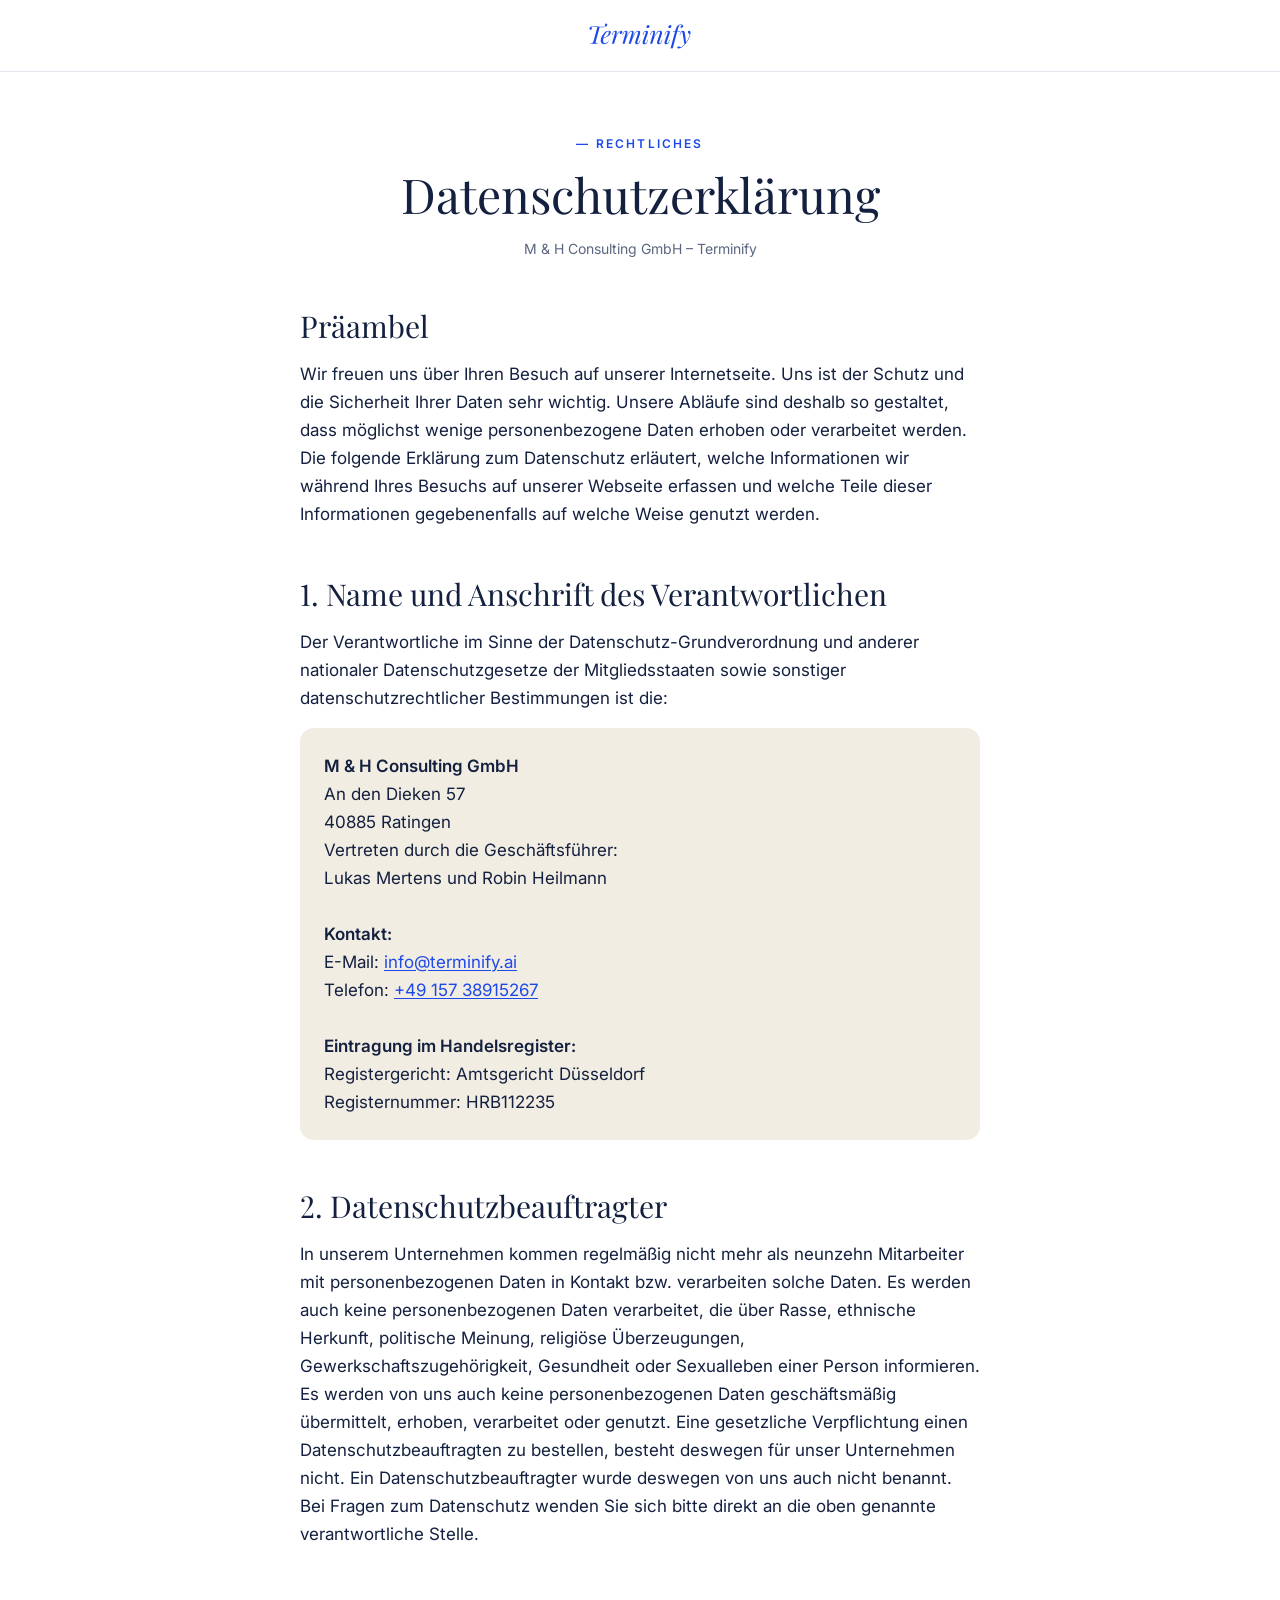
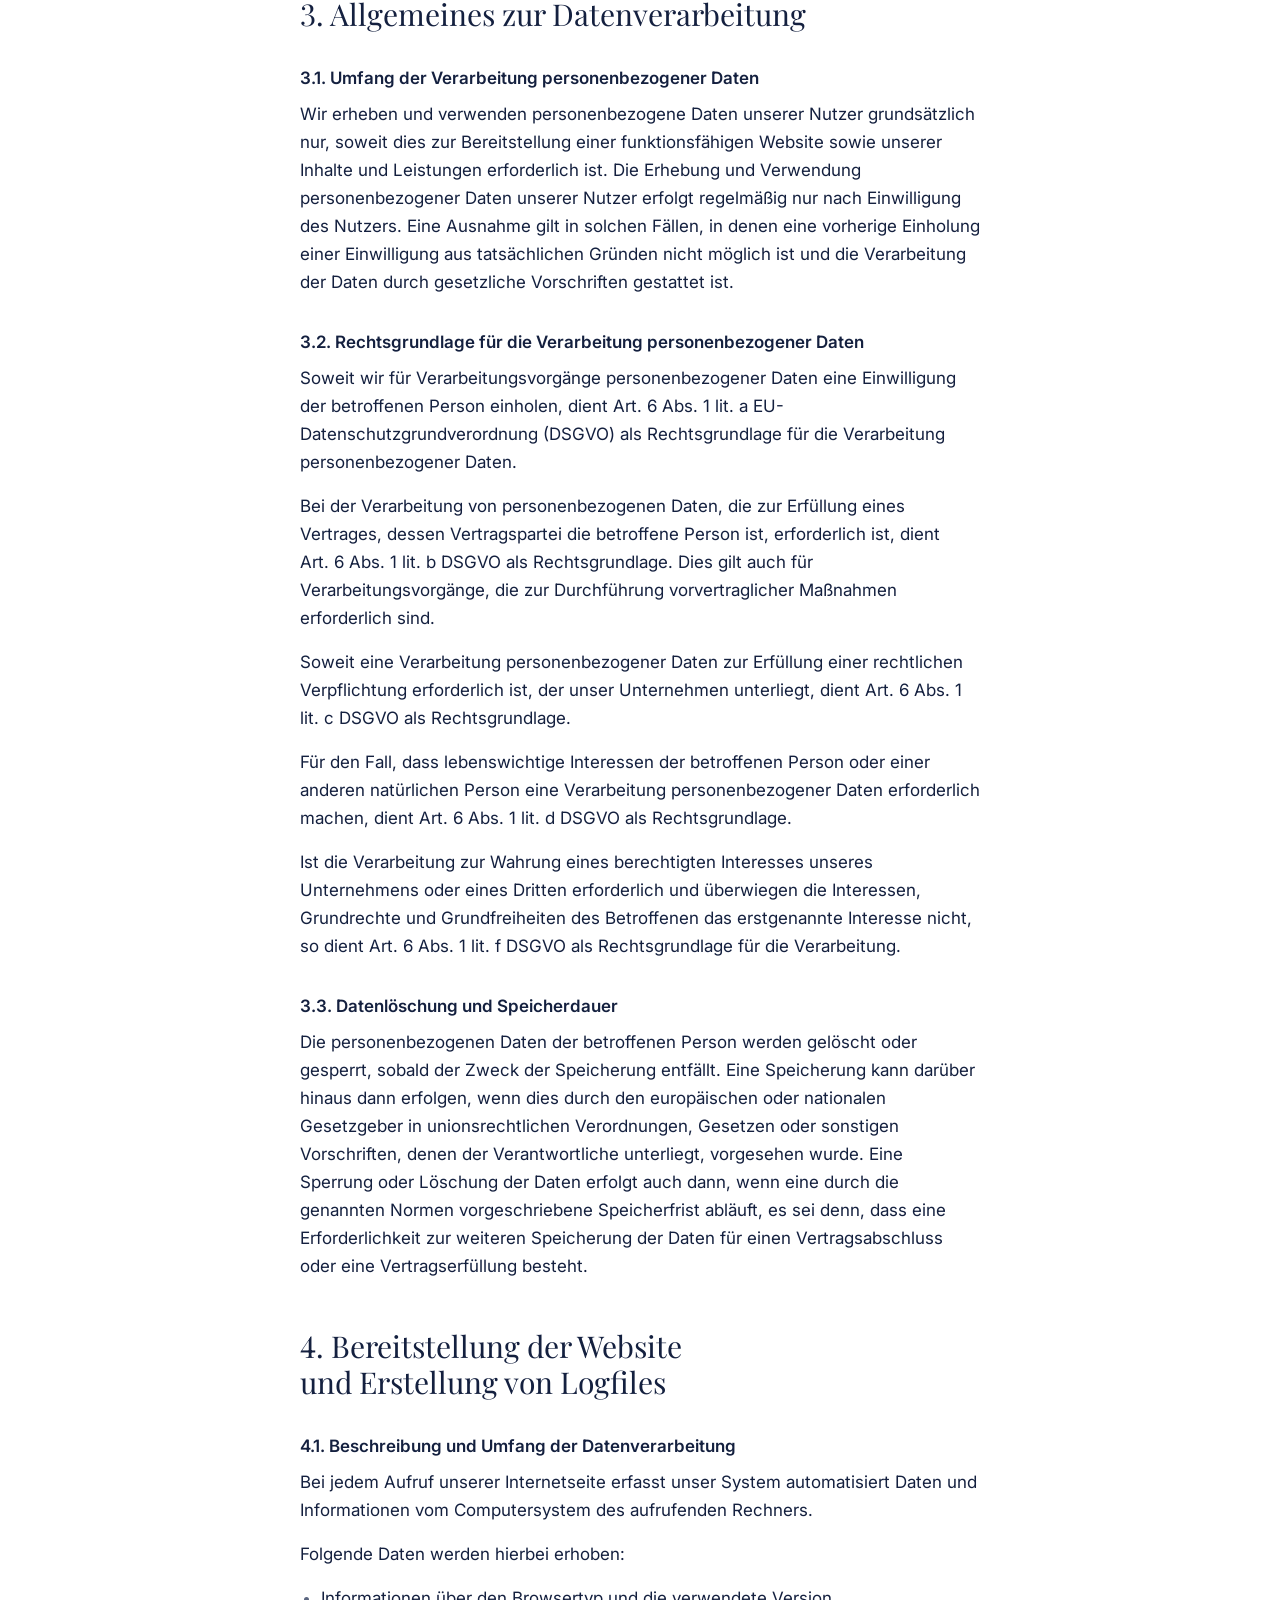
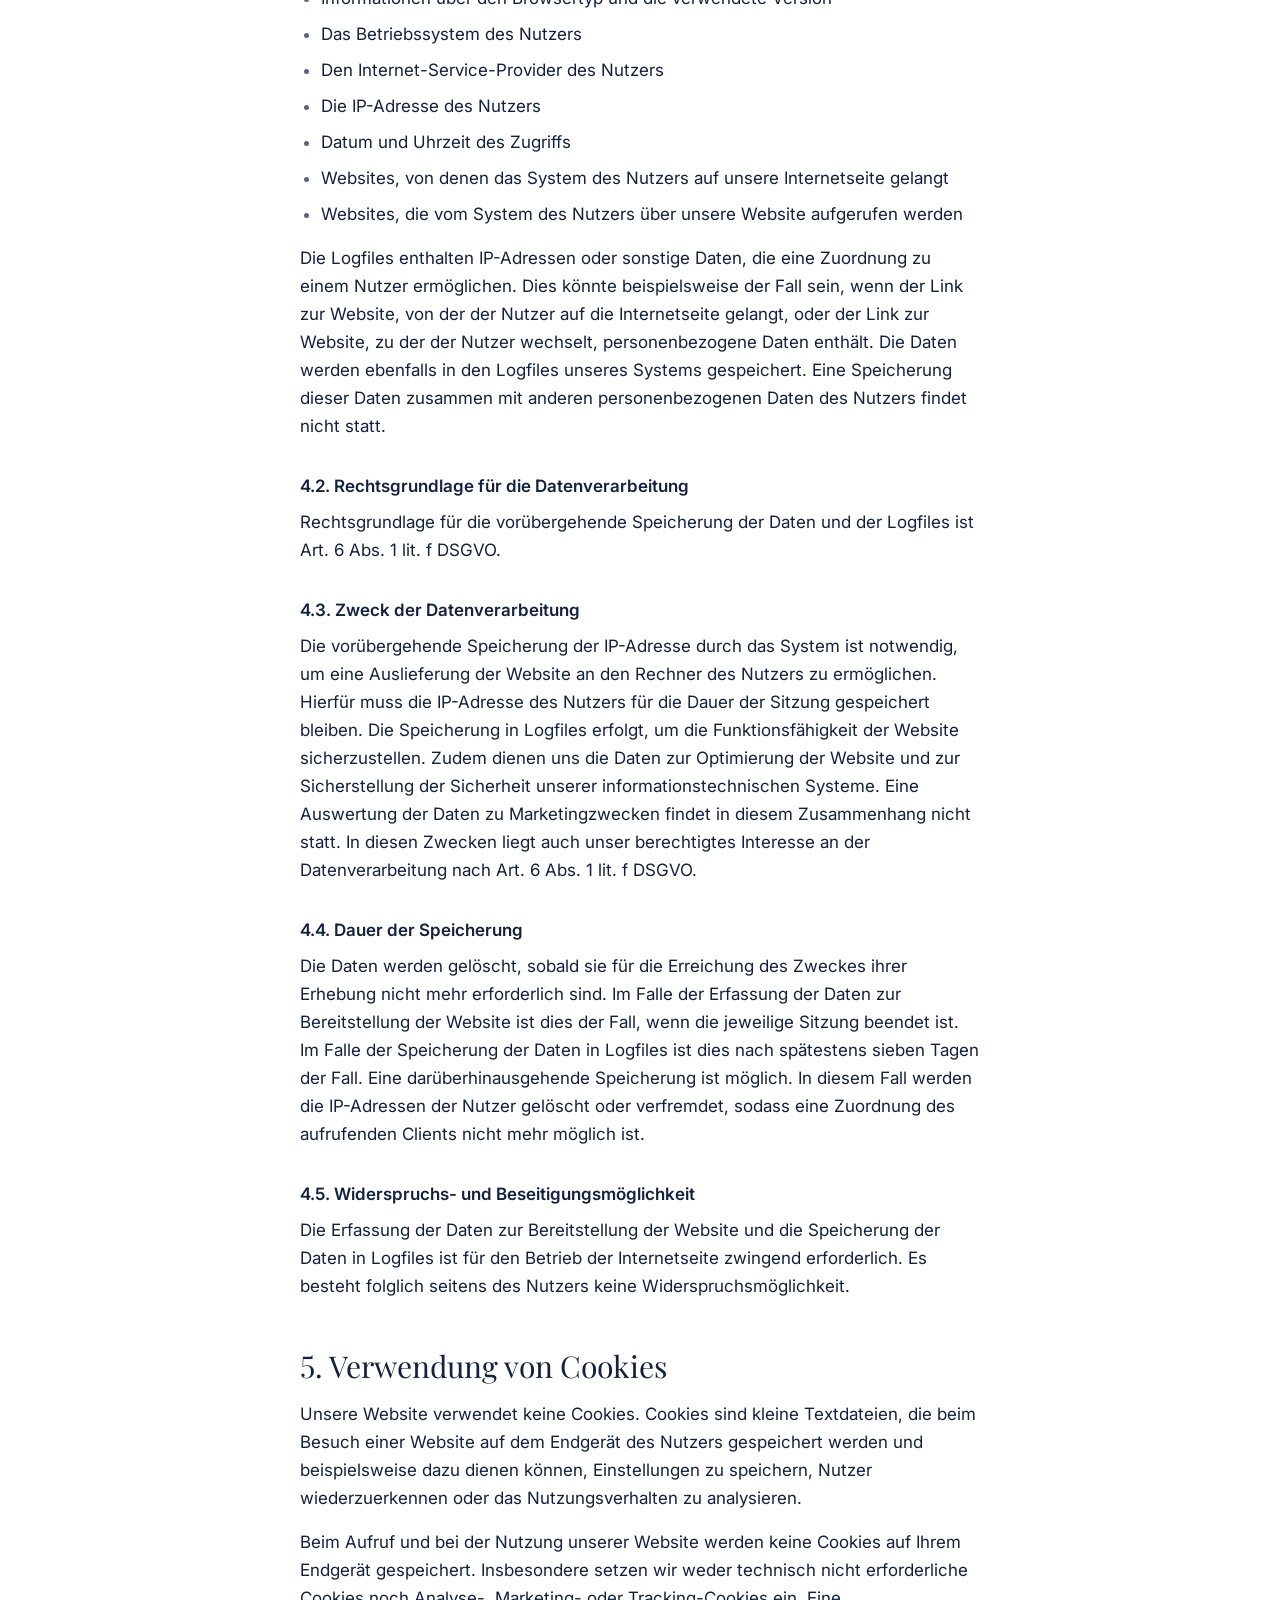
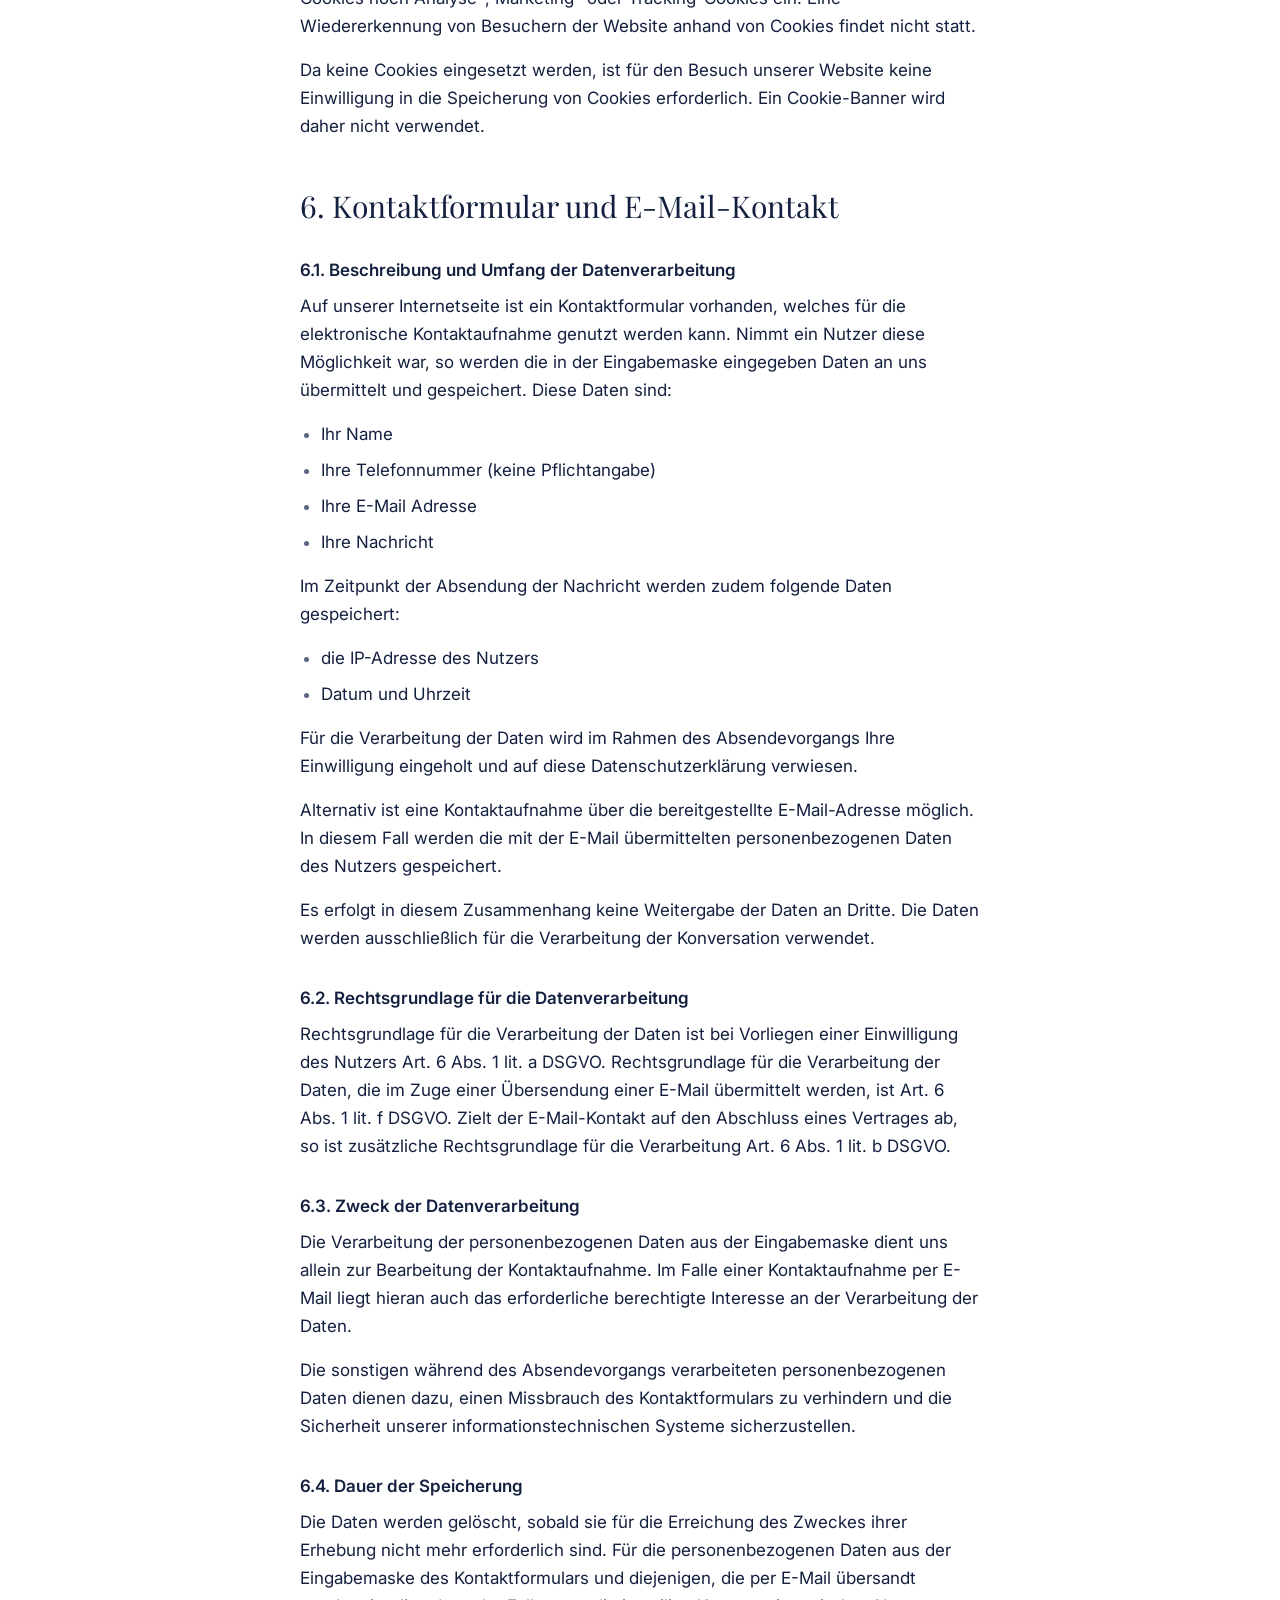
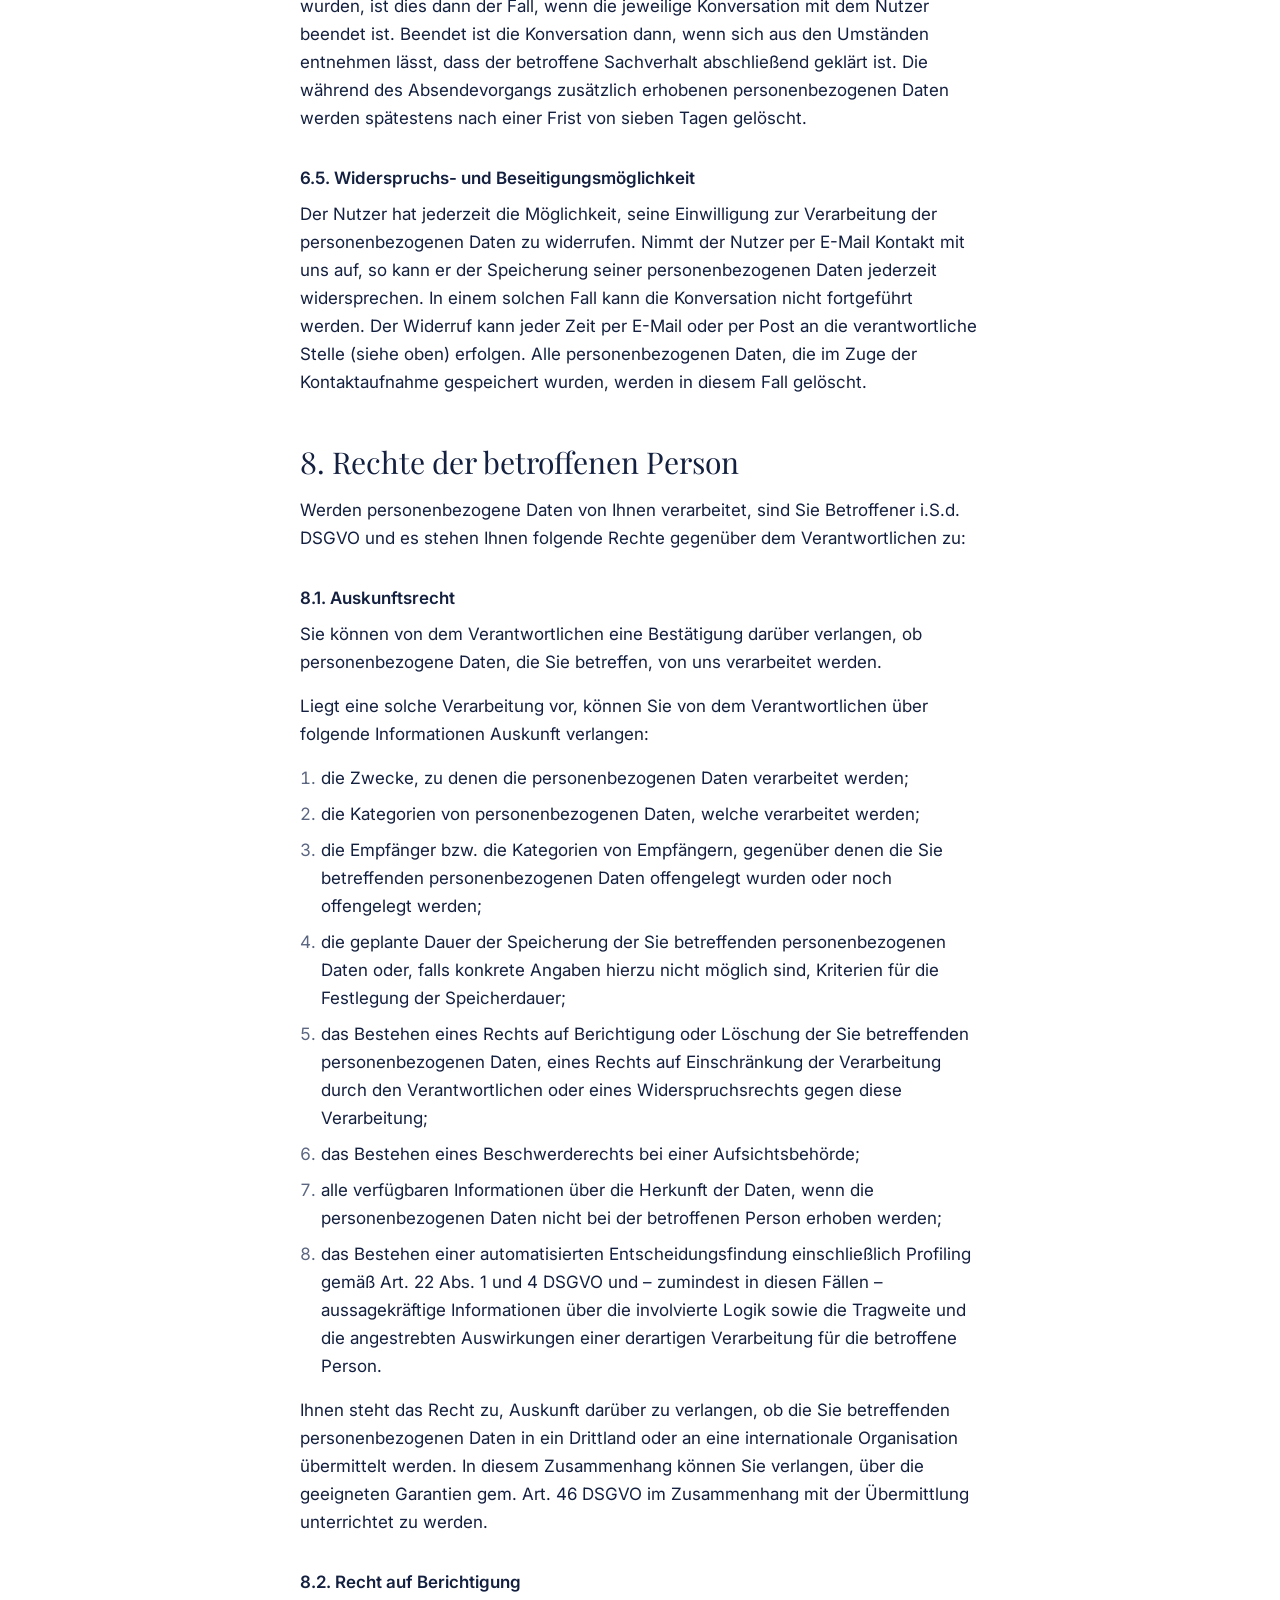
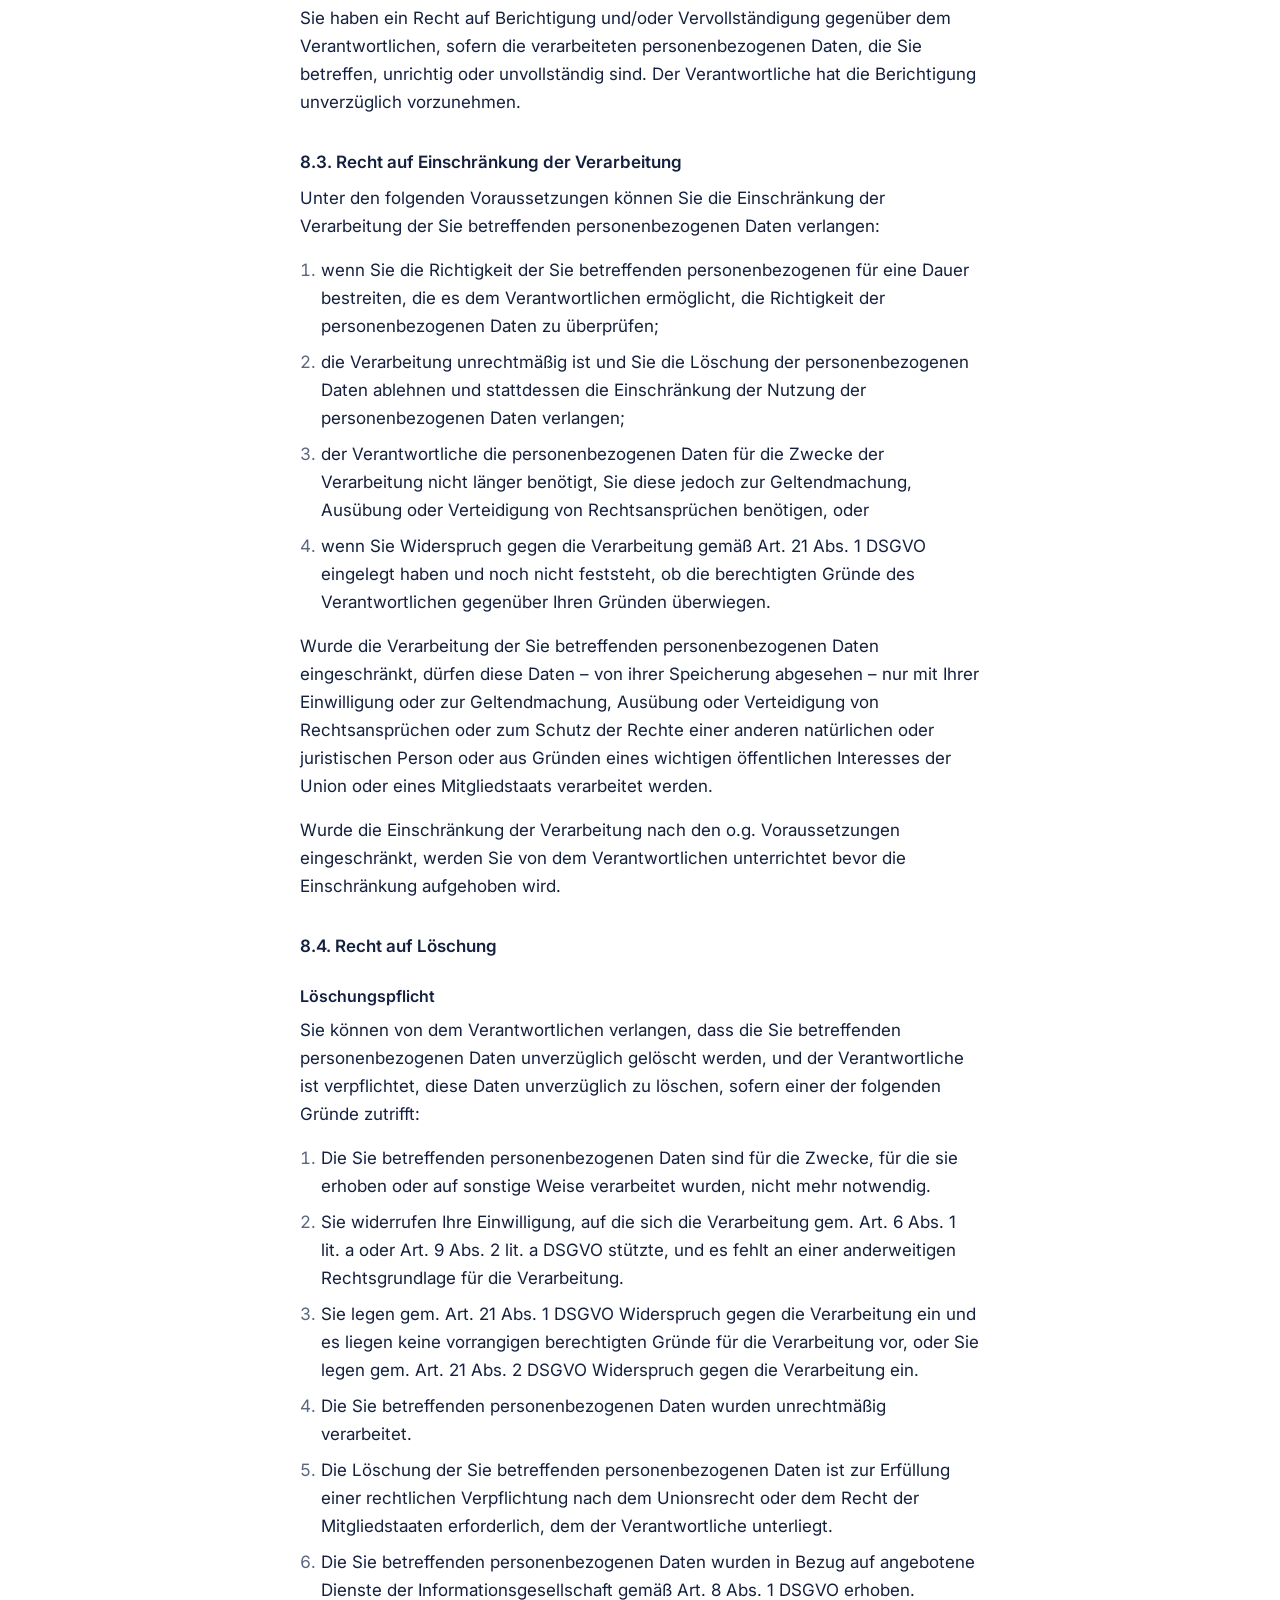
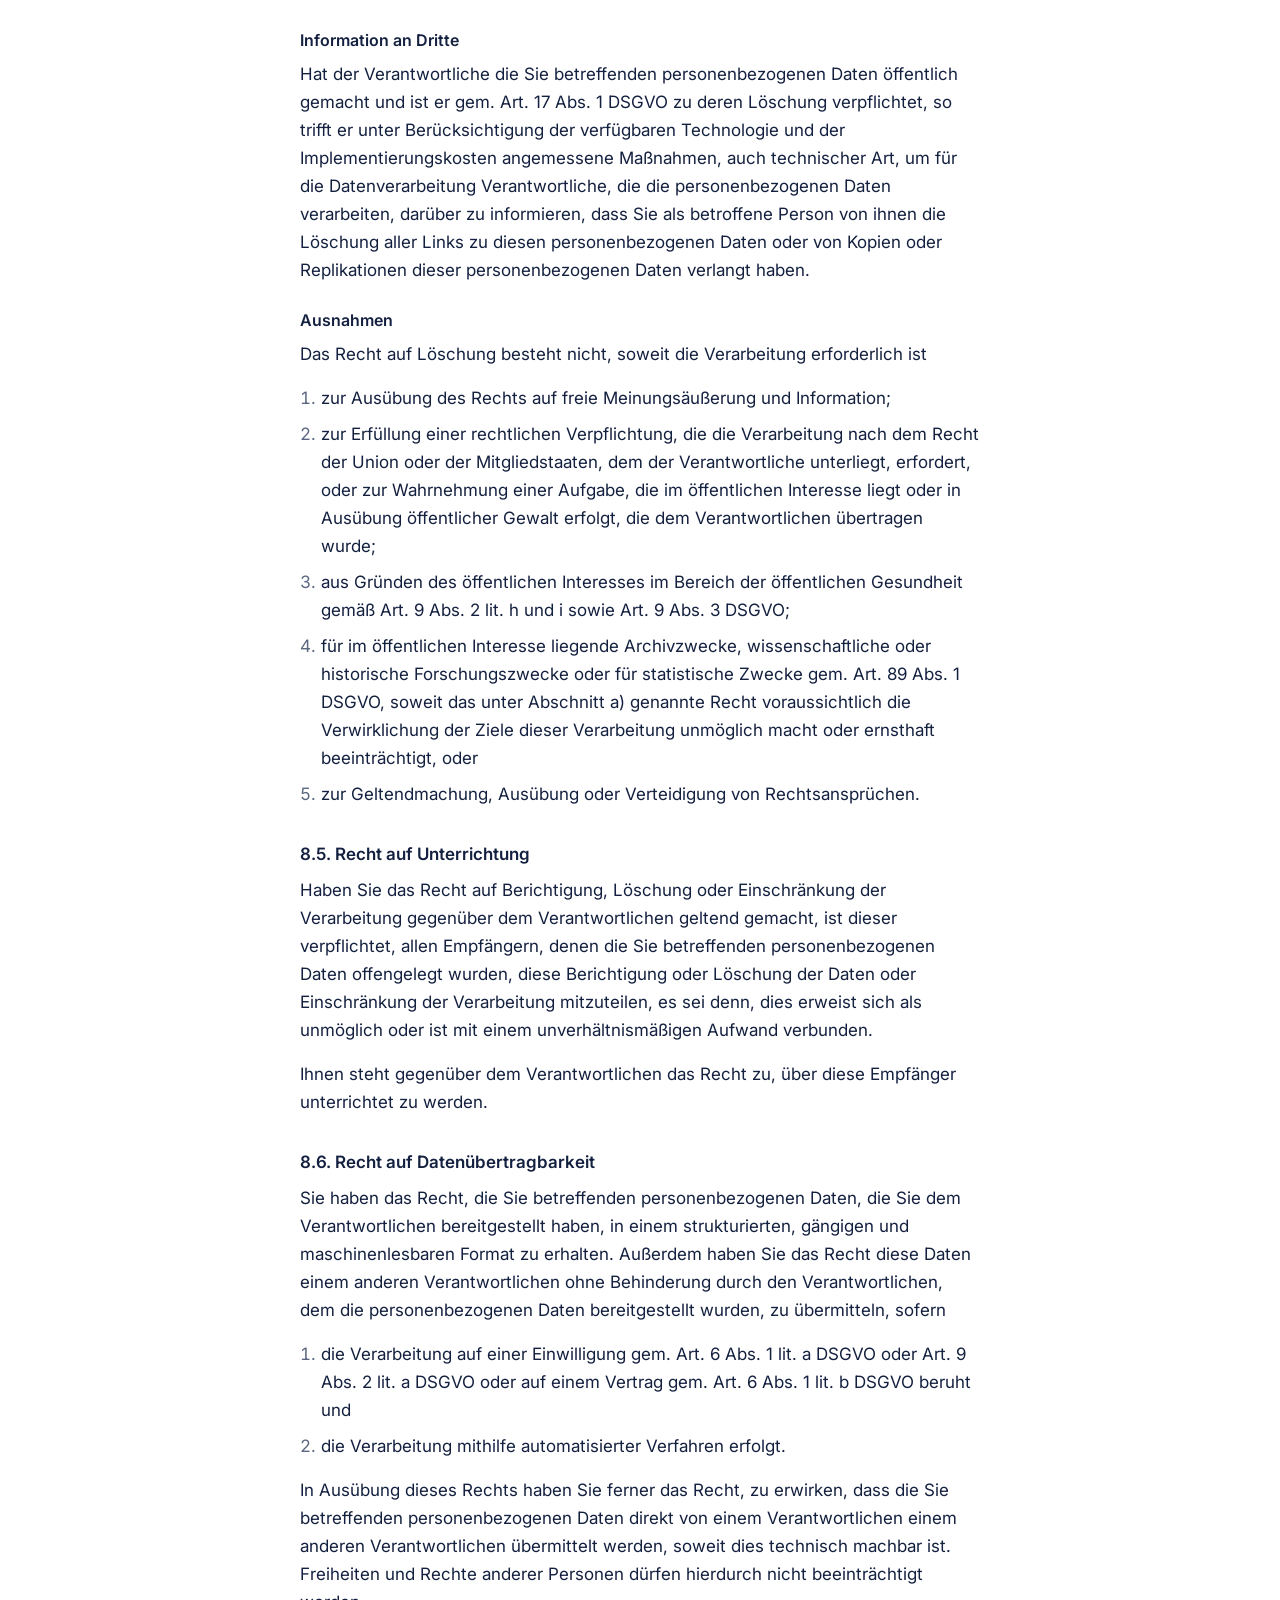
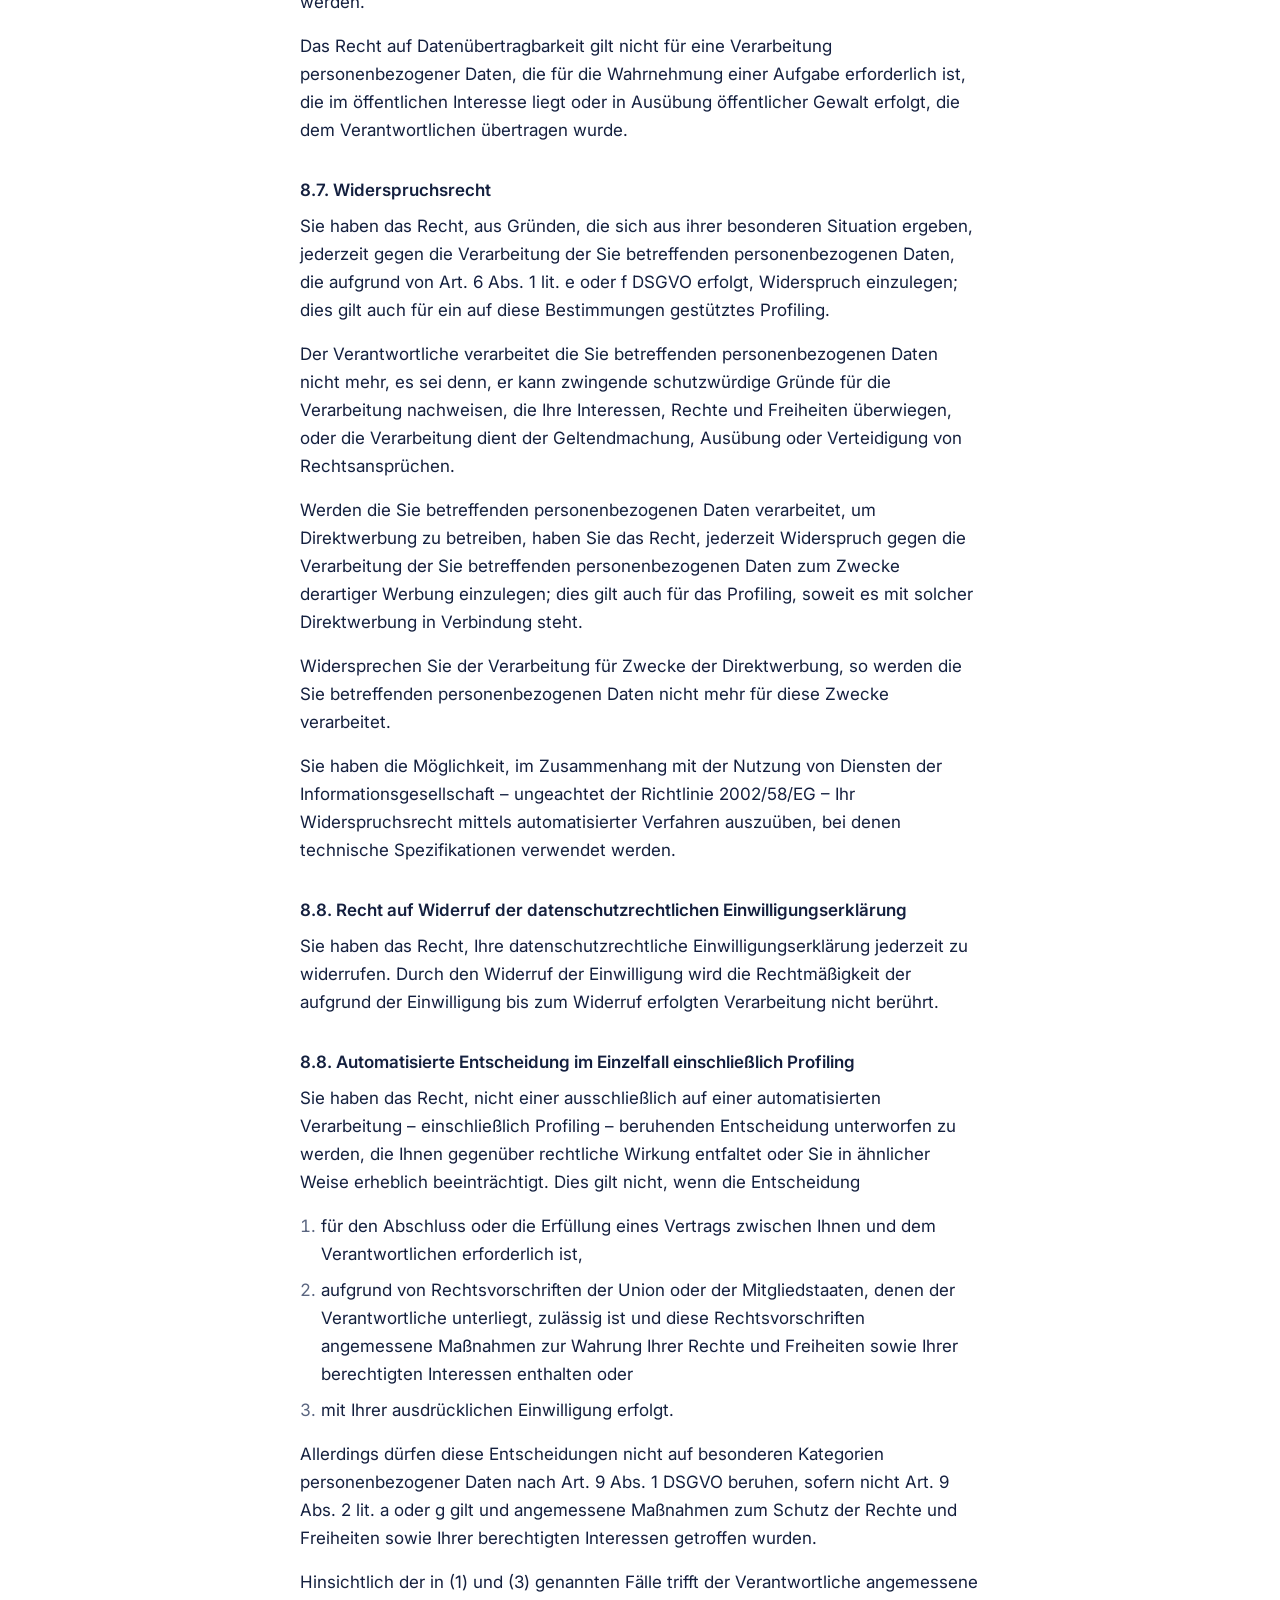
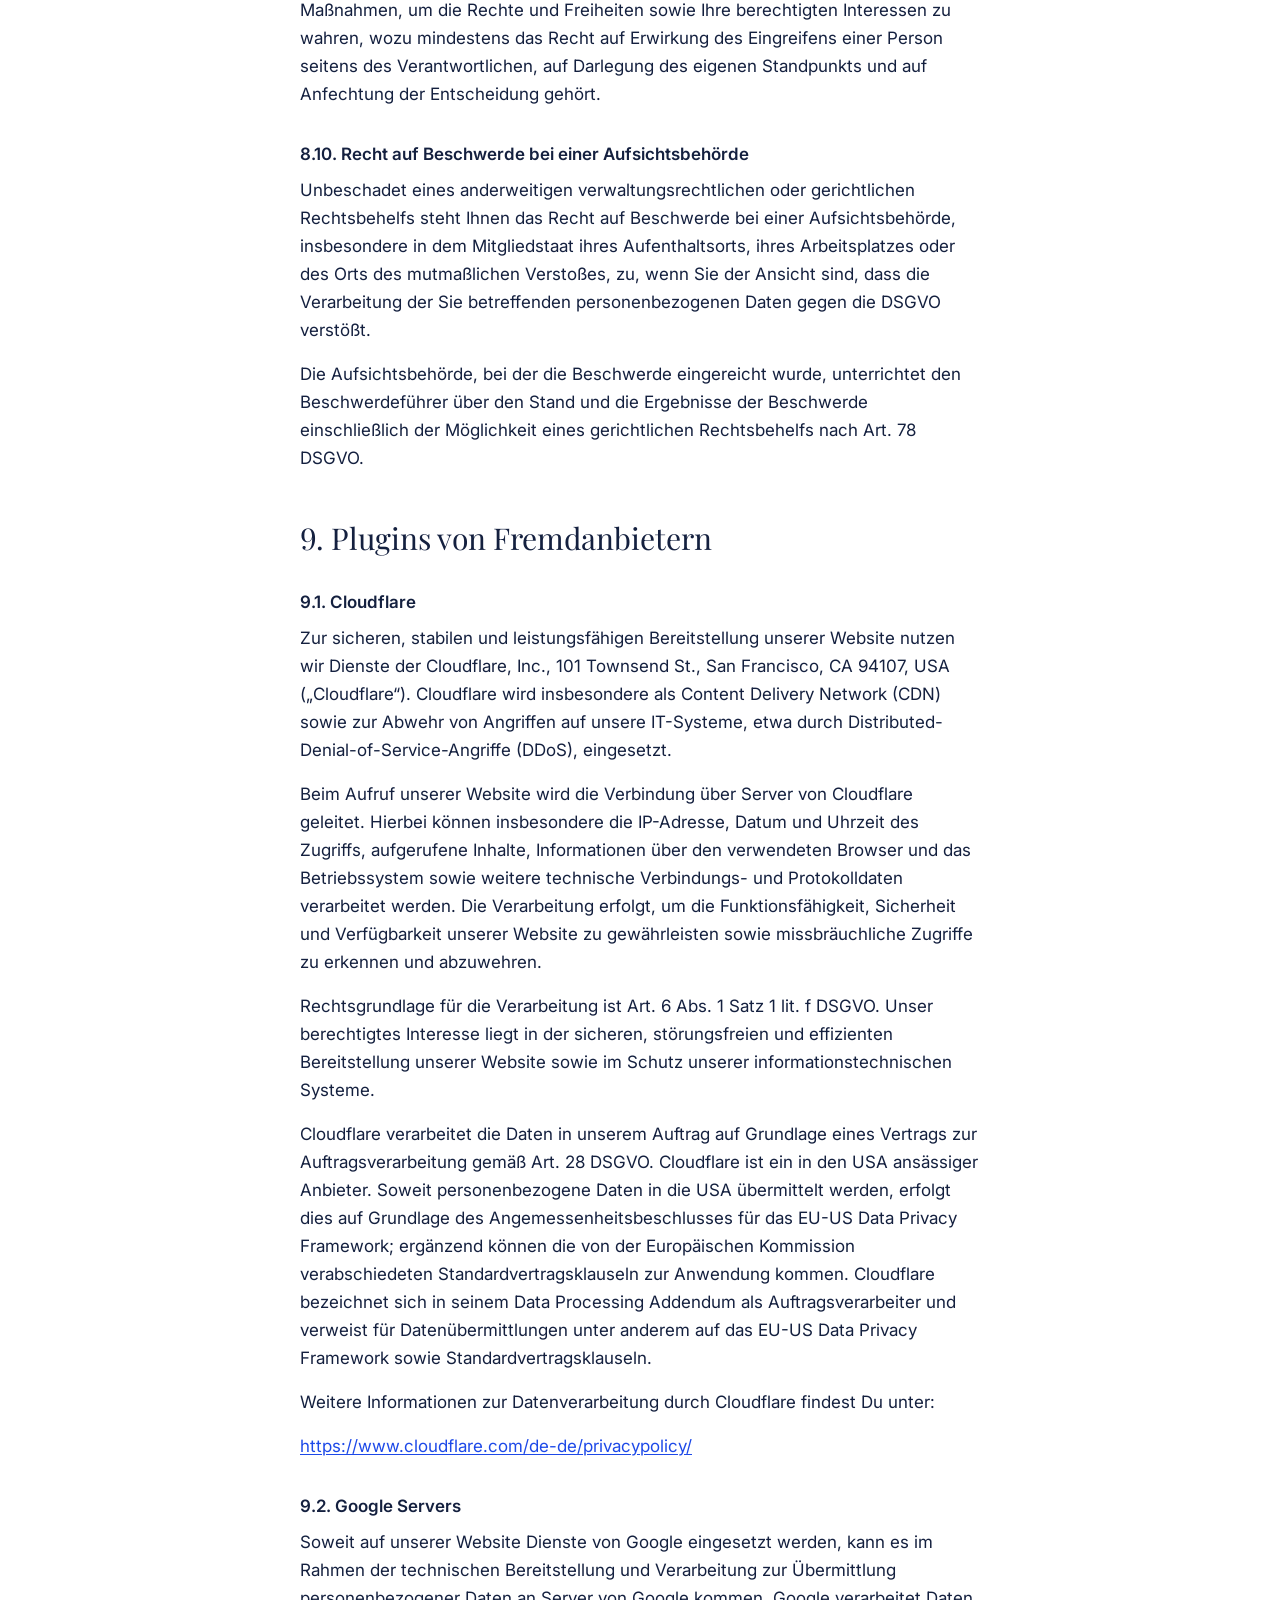
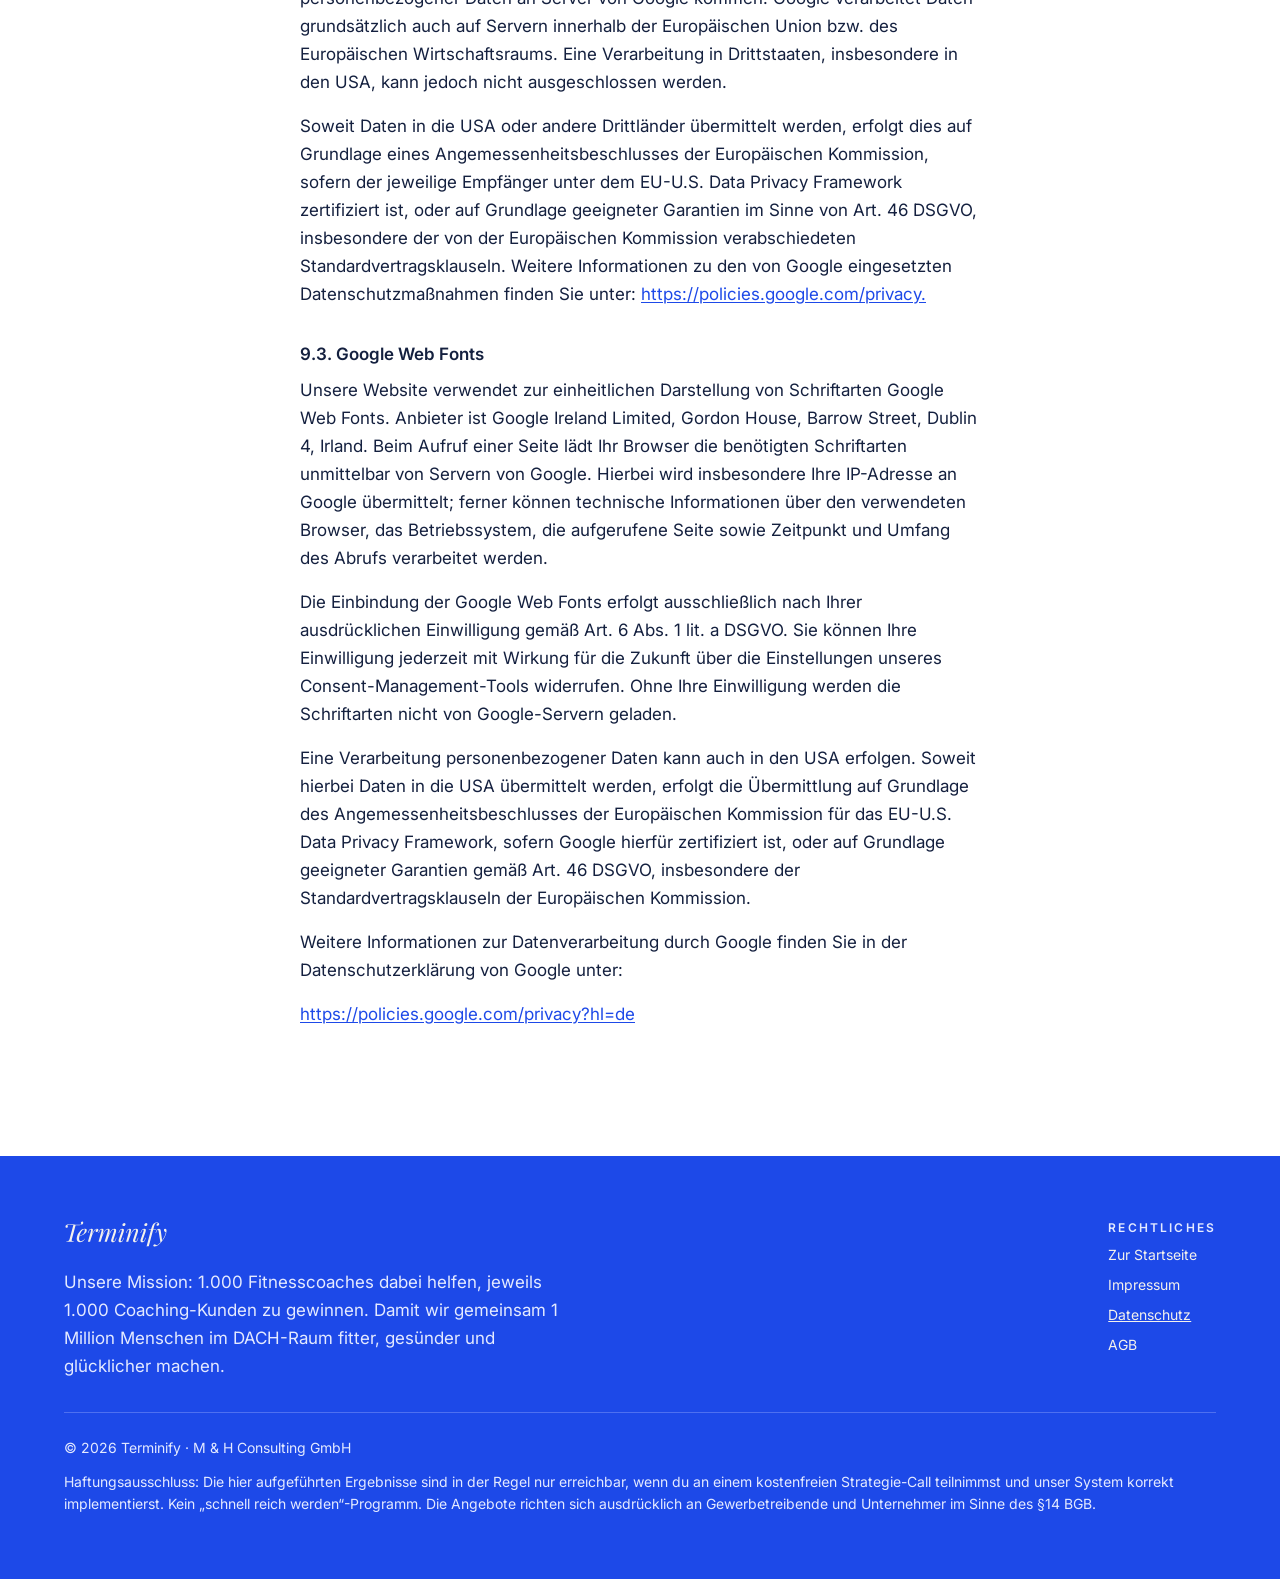
<file: datenschutz/index.html>
<!DOCTYPE html>
<html lang="de">
<head>
<meta charset="UTF-8">
<meta name="viewport" content="width=device-width, initial-scale=1.0">
<title>Datenschutzerklärung – Terminify</title>
<meta name="description" content="Datenschutzerklärung der M & H Consulting GmbH (Terminify).">
<meta name="theme-color" content="#ffffff">
<link rel="icon" type="image/svg+xml" href="../assets/favicon_blau.svg">

<link rel="preconnect" href="https://fonts.googleapis.com">
<link rel="preconnect" href="https://fonts.gstatic.com" crossorigin>
<link href="https://fonts.googleapis.com/css2?family=Inter:wght@400;600&family=Playfair+Display:ital,wght@0,400;0,500;1,400;1,500&display=swap" rel="stylesheet">
<link rel="stylesheet" href="../tokens.css">
<link rel="stylesheet" href="../bausteine.css">
<link rel="stylesheet" href="../recht.css">
</head>
<body>

<header class="tf-kopf">
  <a class="tf-kopf__logo" href="/" aria-label="Terminify, zur Startseite"><img class="tf-kopf__marke" src="../assets/wortmarke_blau.svg" alt="Terminify" width="104" height="28"></a>
</header>

<main>
  <section class="recht-kopf">
    <div class="container tf-mitte">
      <p class="tf-dachzeile label">— Rechtliches</p>
      <h1 class="tf-titel display-l">Datenschutzerklärung</h1>
      <p class="recht-kopf__stand small">M &amp; H Consulting GmbH – Terminify</p>
    </div>
  </section>

  <section class="recht">
    <div class="container">
      <div class="recht__text body">
    <h2>Präambel</h2>
    <p>Wir freuen uns über Ihren Besuch auf unserer Internetseite. Uns ist der Schutz und die Sicherheit Ihrer Daten sehr wichtig. Unsere Abläufe sind deshalb so gestaltet, dass möglichst wenige personenbezogene Daten erhoben oder verarbeitet werden. Die folgende Erklärung zum Datenschutz erläutert, welche Informationen wir während Ihres Besuchs auf unserer Webseite erfassen und welche Teile dieser Informationen gegebenenfalls auf welche Weise genutzt werden.</p>

    <h2>1. Name und Anschrift des Verantwortlichen</h2>
    <p>Der Verantwortliche im Sinne der Datenschutz-Grundverordnung und anderer nationaler Datenschutzgesetze der Mitgliedsstaaten sowie sonstiger datenschutzrechtlicher Bestimmungen ist die:</p>
    <div class="addr">
      <strong>M &amp; H Consulting GmbH</strong><br>
      An den Dieken 57<br>
      40885 Ratingen<br>
      Vertreten durch die Geschäftsführer:<br>
      Lukas Mertens und Robin Heilmann<br><br>
      <strong>Kontakt:</strong><br>
      E-Mail: <a href="mailto:info@terminify.ai">info@terminify.ai</a><br>
      Telefon: <a href="tel:+4915738915267">+49 157 38915267</a><br><br>
      <strong>Eintragung im Handelsregister:</strong><br>
      Registergericht: Amtsgericht Düsseldorf<br>
      Registernummer: HRB112235
    </div>

    <h2>2. Datenschutzbeauftragter</h2>
    <p>In unserem Unternehmen kommen regelmäßig nicht mehr als neunzehn Mitarbeiter mit personenbezogenen Daten in Kontakt bzw. verarbeiten solche Daten. Es werden auch keine personenbezogenen Daten verarbeitet, die über Rasse, ethnische Herkunft, politische Meinung, religiöse Überzeugungen, Gewerkschaftszugehörigkeit, Gesundheit oder Sexualleben einer Person informieren. Es werden von uns auch keine personenbezogenen Daten geschäftsmäßig übermittelt, erhoben, verarbeitet oder genutzt. Eine gesetzliche Verpflichtung einen Datenschutzbeauftragten zu bestellen, besteht deswegen für unser Unternehmen nicht. Ein Datenschutzbeauftragter wurde deswegen von uns auch nicht benannt. Bei Fragen zum Datenschutz wenden Sie sich bitte direkt an die oben genannte verantwortliche Stelle.</p>

    <h2>3. Allgemeines zur Datenverarbeitung</h2>
    <h3>3.1. Umfang der Verarbeitung personenbezogener Daten</h3>
    <p>Wir erheben und verwenden personenbezogene Daten unserer Nutzer grundsätzlich nur, soweit dies zur Bereitstellung einer funktionsfähigen Website sowie unserer Inhalte und Leistungen erforderlich ist. Die Erhebung und Verwendung personenbezogener Daten unserer Nutzer erfolgt regelmäßig nur nach Einwilligung des Nutzers. Eine Ausnahme gilt in solchen Fällen, in denen eine vorherige Einholung einer Einwilligung aus tatsächlichen Gründen nicht möglich ist und die Verarbeitung der Daten durch gesetzliche Vorschriften gestattet ist.</p>
    <h3>3.2. Rechtsgrundlage für die Verarbeitung personenbezogener Daten</h3>
    <p>Soweit wir für Verarbeitungsvorgänge personenbezogener Daten eine Einwilligung der betroffenen Person einholen, dient Art. 6 Abs. 1 lit. a EU-Datenschutzgrundverordnung (DSGVO) als Rechtsgrundlage für die Verarbeitung personenbezogener Daten.</p>
    <p>Bei der Verarbeitung von personenbezogenen Daten, die zur Erfüllung eines Vertrages, dessen Vertragspartei die betroffene Person ist, erforderlich ist, dient Art. 6 Abs. 1 lit. b DSGVO als Rechtsgrundlage. Dies gilt auch für Verarbeitungsvorgänge, die zur Durchführung vorvertraglicher Maßnahmen erforderlich sind.</p>
    <p>Soweit eine Verarbeitung personenbezogener Daten zur Erfüllung einer rechtlichen Verpflichtung erforderlich ist, der unser Unternehmen unterliegt, dient Art. 6 Abs. 1 lit. c DSGVO als Rechtsgrundlage.</p>
    <p>Für den Fall, dass lebenswichtige Interessen der betroffenen Person oder einer anderen natürlichen Person eine Verarbeitung personenbezogener Daten erforderlich machen, dient Art. 6 Abs. 1 lit. d DSGVO als Rechtsgrundlage.</p>
    <p>Ist die Verarbeitung zur Wahrung eines berechtigten Interesses unseres Unternehmens oder eines Dritten erforderlich und überwiegen die Interessen, Grundrechte und Grundfreiheiten des Betroffenen das erstgenannte Interesse nicht, so dient Art. 6 Abs. 1 lit. f DSGVO als Rechtsgrundlage für die Verarbeitung.</p>
    <h3>3.3. Datenlöschung und Speicherdauer</h3>
    <p>Die personenbezogenen Daten der betroffenen Person werden gelöscht oder gesperrt, sobald der Zweck der Speicherung entfällt. Eine Speicherung kann darüber hinaus dann erfolgen, wenn dies durch den europäischen oder nationalen Gesetzgeber in unionsrechtlichen Verordnungen, Gesetzen oder sonstigen Vorschriften, denen der Verantwortliche unterliegt, vorgesehen wurde. Eine Sperrung oder Löschung der Daten erfolgt auch dann, wenn eine durch die genannten Normen vorgeschriebene Speicherfrist abläuft, es sei denn, dass eine Erforderlichkeit zur weiteren Speicherung der Daten für einen Vertragsabschluss oder eine Vertragserfüllung besteht.</p>

    <h2>4. Bereitstellung der Website und Erstellung von Logfiles</h2>
    <h3>4.1. Beschreibung und Umfang der Datenverarbeitung</h3>
    <p>Bei jedem Aufruf unserer Internetseite erfasst unser System automatisiert Daten und Informationen vom Computersystem des aufrufenden Rechners.</p>
    <p>Folgende Daten werden hierbei erhoben:</p>
    <ul>
      <li>Informationen über den Browsertyp und die verwendete Version</li>
      <li>Das Betriebssystem des Nutzers</li>
      <li>Den Internet-Service-Provider des Nutzers</li>
      <li>Die IP-Adresse des Nutzers</li>
      <li>Datum und Uhrzeit des Zugriffs</li>
      <li>Websites, von denen das System des Nutzers auf unsere Internetseite gelangt</li>
      <li>Websites, die vom System des Nutzers über unsere Website aufgerufen werden</li>
    </ul>
    <p>Die Logfiles enthalten IP-Adressen oder sonstige Daten, die eine Zuordnung zu einem Nutzer ermöglichen. Dies könnte beispielsweise der Fall sein, wenn der Link zur Website, von der der Nutzer auf die Internetseite gelangt, oder der Link zur Website, zu der der Nutzer wechselt, personenbezogene Daten enthält. Die Daten werden ebenfalls in den Logfiles unseres Systems gespeichert. Eine Speicherung dieser Daten zusammen mit anderen personenbezogenen Daten des Nutzers findet nicht statt.</p>
    <h3>4.2. Rechtsgrundlage für die Datenverarbeitung</h3>
    <p>Rechtsgrundlage für die vorübergehende Speicherung der Daten und der Logfiles ist Art. 6 Abs. 1 lit. f DSGVO.</p>
    <h3>4.3. Zweck der Datenverarbeitung</h3>
    <p>Die vorübergehende Speicherung der IP-Adresse durch das System ist notwendig, um eine Auslieferung der Website an den Rechner des Nutzers zu ermöglichen. Hierfür muss die IP-Adresse des Nutzers für die Dauer der Sitzung gespeichert bleiben. Die Speicherung in Logfiles erfolgt, um die Funktionsfähigkeit der Website sicherzustellen. Zudem dienen uns die Daten zur Optimierung der Website und zur Sicherstellung der Sicherheit unserer informationstechnischen Systeme. Eine Auswertung der Daten zu Marketingzwecken findet in diesem Zusammenhang nicht statt. In diesen Zwecken liegt auch unser berechtigtes Interesse an der Datenverarbeitung nach Art. 6 Abs. 1 lit. f DSGVO.</p>
    <h3>4.4. Dauer der Speicherung</h3>
    <p>Die Daten werden gelöscht, sobald sie für die Erreichung des Zweckes ihrer Erhebung nicht mehr erforderlich sind. Im Falle der Erfassung der Daten zur Bereitstellung der Website ist dies der Fall, wenn die jeweilige Sitzung beendet ist. Im Falle der Speicherung der Daten in Logfiles ist dies nach spätestens sieben Tagen der Fall. Eine darüberhinausgehende Speicherung ist möglich. In diesem Fall werden die IP-Adressen der Nutzer gelöscht oder verfremdet, sodass eine Zuordnung des aufrufenden Clients nicht mehr möglich ist.</p>
    <h3>4.5. Widerspruchs- und Beseitigungsmöglichkeit</h3>
    <p>Die Erfassung der Daten zur Bereitstellung der Website und die Speicherung der Daten in Logfiles ist für den Betrieb der Internetseite zwingend erforderlich. Es besteht folglich seitens des Nutzers keine Widerspruchsmöglichkeit.</p>

    <h2>5. Verwendung von Cookies</h2>
    <p>Unsere Website verwendet keine Cookies. Cookies sind kleine Textdateien, die beim Besuch einer Website auf dem Endgerät des Nutzers gespeichert werden und beispielsweise dazu dienen können, Einstellungen zu speichern, Nutzer wiederzuerkennen oder das Nutzungsverhalten zu analysieren.</p>
    <p>Beim Aufruf und bei der Nutzung unserer Website werden keine Cookies auf Ihrem Endgerät gespeichert. Insbesondere setzen wir weder technisch nicht erforderliche Cookies noch Analyse-, Marketing- oder Tracking-Cookies ein. Eine Wiedererkennung von Besuchern der Website anhand von Cookies findet nicht statt.</p>
    <p>Da keine Cookies eingesetzt werden, ist für den Besuch unserer Website keine Einwilligung in die Speicherung von Cookies erforderlich. Ein Cookie-Banner wird daher nicht verwendet.</p>

    <h2>6. Kontaktformular und E-Mail-Kontakt</h2>
    <h3>6.1. Beschreibung und Umfang der Datenverarbeitung</h3>
    <p>Auf unserer Internetseite ist ein Kontaktformular vorhanden, welches für die elektronische Kontaktaufnahme genutzt werden kann. Nimmt ein Nutzer diese Möglichkeit war, so werden die in der Eingabemaske eingegeben Daten an uns übermittelt und gespeichert. Diese Daten sind:</p>
    <ul>
      <li>Ihr Name</li>
      <li>Ihre Telefonnummer (keine Pflichtangabe)</li>
      <li>Ihre E-Mail Adresse</li>
      <li>Ihre Nachricht</li>
    </ul>
    <p>Im Zeitpunkt der Absendung der Nachricht werden zudem folgende Daten gespeichert:</p>
    <ul>
      <li>die IP-Adresse des Nutzers</li>
      <li>Datum und Uhrzeit</li>
    </ul>
    <p>Für die Verarbeitung der Daten wird im Rahmen des Absendevorgangs Ihre Einwilligung eingeholt und auf diese Datenschutzerklärung verwiesen.</p>
    <p>Alternativ ist eine Kontaktaufnahme über die bereitgestellte E-Mail-Adresse möglich. In diesem Fall werden die mit der E-Mail übermittelten personenbezogenen Daten des Nutzers gespeichert.</p>
    <p>Es erfolgt in diesem Zusammenhang keine Weitergabe der Daten an Dritte. Die Daten werden ausschließlich für die Verarbeitung der Konversation verwendet.</p>
    <h3>6.2. Rechtsgrundlage für die Datenverarbeitung</h3>
    <p>Rechtsgrundlage für die Verarbeitung der Daten ist bei Vorliegen einer Einwilligung des Nutzers Art. 6 Abs. 1 lit. a DSGVO. Rechtsgrundlage für die Verarbeitung der Daten, die im Zuge einer Übersendung einer E-Mail übermittelt werden, ist Art. 6 Abs. 1 lit. f DSGVO. Zielt der E-Mail-Kontakt auf den Abschluss eines Vertrages ab, so ist zusätzliche Rechtsgrundlage für die Verarbeitung Art. 6 Abs. 1 lit. b DSGVO.</p>
    <h3>6.3. Zweck der Datenverarbeitung</h3>
    <p>Die Verarbeitung der personenbezogenen Daten aus der Eingabemaske dient uns allein zur Bearbeitung der Kontaktaufnahme. Im Falle einer Kontaktaufnahme per E-Mail liegt hieran auch das erforderliche berechtigte Interesse an der Verarbeitung der Daten.</p>
    <p>Die sonstigen während des Absendevorgangs verarbeiteten personenbezogenen Daten dienen dazu, einen Missbrauch des Kontaktformulars zu verhindern und die Sicherheit unserer informationstechnischen Systeme sicherzustellen.</p>
    <h3>6.4. Dauer der Speicherung</h3>
    <p>Die Daten werden gelöscht, sobald sie für die Erreichung des Zweckes ihrer Erhebung nicht mehr erforderlich sind. Für die personenbezogenen Daten aus der Eingabemaske des Kontaktformulars und diejenigen, die per E-Mail übersandt wurden, ist dies dann der Fall, wenn die jeweilige Konversation mit dem Nutzer beendet ist. Beendet ist die Konversation dann, wenn sich aus den Umständen entnehmen lässt, dass der betroffene Sachverhalt abschließend geklärt ist. Die während des Absendevorgangs zusätzlich erhobenen personenbezogenen Daten werden spätestens nach einer Frist von sieben Tagen gelöscht.</p>
    <h3>6.5. Widerspruchs- und Beseitigungsmöglichkeit</h3>
    <p>Der Nutzer hat jederzeit die Möglichkeit, seine Einwilligung zur Verarbeitung der personenbezogenen Daten zu widerrufen. Nimmt der Nutzer per E-Mail Kontakt mit uns auf, so kann er der Speicherung seiner personenbezogenen Daten jederzeit widersprechen. In einem solchen Fall kann die Konversation nicht fortgeführt werden. Der Widerruf kann jeder Zeit per E-Mail oder per Post an die verantwortliche Stelle (siehe oben) erfolgen. Alle personenbezogenen Daten, die im Zuge der Kontaktaufnahme gespeichert wurden, werden in diesem Fall gelöscht.</p>

    <h2>8. Rechte der betroffenen Person</h2>
    <p>Werden personenbezogene Daten von Ihnen verarbeitet, sind Sie Betroffener i.S.d. DSGVO und es stehen Ihnen folgende Rechte gegenüber dem Verantwortlichen zu:</p>
    <h3>8.1. Auskunftsrecht</h3>
    <p>Sie können von dem Verantwortlichen eine Bestätigung darüber verlangen, ob personenbezogene Daten, die Sie betreffen, von uns verarbeitet werden.</p>
    <p>Liegt eine solche Verarbeitung vor, können Sie von dem Verantwortlichen über folgende Informationen Auskunft verlangen:</p>
    <ol>
      <li>die Zwecke, zu denen die personenbezogenen Daten verarbeitet werden;</li>
      <li>die Kategorien von personenbezogenen Daten, welche verarbeitet werden;</li>
      <li>die Empfänger bzw. die Kategorien von Empfängern, gegenüber denen die Sie betreffenden personenbezogenen Daten offengelegt wurden oder noch offengelegt werden;</li>
      <li>die geplante Dauer der Speicherung der Sie betreffenden personenbezogenen Daten oder, falls konkrete Angaben hierzu nicht möglich sind, Kriterien für die Festlegung der Speicherdauer;</li>
      <li>das Bestehen eines Rechts auf Berichtigung oder Löschung der Sie betreffenden personenbezogenen Daten, eines Rechts auf Einschränkung der Verarbeitung durch den Verantwortlichen oder eines Widerspruchsrechts gegen diese Verarbeitung;</li>
      <li>das Bestehen eines Beschwerderechts bei einer Aufsichtsbehörde;</li>
      <li>alle verfügbaren Informationen über die Herkunft der Daten, wenn die personenbezogenen Daten nicht bei der betroffenen Person erhoben werden;</li>
      <li>das Bestehen einer automatisierten Entscheidungsfindung einschließlich Profiling gemäß Art. 22 Abs. 1 und 4 DSGVO und – zumindest in diesen Fällen – aussagekräftige Informationen über die involvierte Logik sowie die Tragweite und die angestrebten Auswirkungen einer derartigen Verarbeitung für die betroffene Person.</li>
    </ol>
    <p>Ihnen steht das Recht zu, Auskunft darüber zu verlangen, ob die Sie betreffenden personenbezogenen Daten in ein Drittland oder an eine internationale Organisation übermittelt werden. In diesem Zusammenhang können Sie verlangen, über die geeigneten Garantien gem. Art. 46 DSGVO im Zusammenhang mit der Übermittlung unterrichtet zu werden.</p>
    <h3>8.2. Recht auf Berichtigung</h3>
    <p>Sie haben ein Recht auf Berichtigung und/oder Vervollständigung gegenüber dem Verantwortlichen, sofern die verarbeiteten personenbezogenen Daten, die Sie betreffen, unrichtig oder unvollständig sind. Der Verantwortliche hat die Berichtigung unverzüglich vorzunehmen.</p>
    <h3>8.3. Recht auf Einschränkung der Verarbeitung</h3>
    <p>Unter den folgenden Voraussetzungen können Sie die Einschränkung der Verarbeitung der Sie betreffenden personenbezogenen Daten verlangen:</p>
    <ol>
      <li>wenn Sie die Richtigkeit der Sie betreffenden personenbezogenen für eine Dauer bestreiten, die es dem Verantwortlichen ermöglicht, die Richtigkeit der personenbezogenen Daten zu überprüfen;</li>
      <li>die Verarbeitung unrechtmäßig ist und Sie die Löschung der personenbezogenen Daten ablehnen und stattdessen die Einschränkung der Nutzung der personenbezogenen Daten verlangen;</li>
      <li>der Verantwortliche die personenbezogenen Daten für die Zwecke der Verarbeitung nicht länger benötigt, Sie diese jedoch zur Geltendmachung, Ausübung oder Verteidigung von Rechtsansprüchen benötigen, oder</li>
      <li>wenn Sie Widerspruch gegen die Verarbeitung gemäß Art. 21 Abs. 1 DSGVO eingelegt haben und noch nicht feststeht, ob die berechtigten Gründe des Verantwortlichen gegenüber Ihren Gründen überwiegen.</li>
    </ol>
    <p>Wurde die Verarbeitung der Sie betreffenden personenbezogenen Daten eingeschränkt, dürfen diese Daten – von ihrer Speicherung abgesehen – nur mit Ihrer Einwilligung oder zur Geltendmachung, Ausübung oder Verteidigung von Rechtsansprüchen oder zum Schutz der Rechte einer anderen natürlichen oder juristischen Person oder aus Gründen eines wichtigen öffentlichen Interesses der Union oder eines Mitgliedstaats verarbeitet werden.</p>
    <p>Wurde die Einschränkung der Verarbeitung nach den o.g. Voraussetzungen eingeschränkt, werden Sie von dem Verantwortlichen unterrichtet bevor die Einschränkung aufgehoben wird.</p>
    <h3>8.4. Recht auf Löschung</h3>
    <h4>Löschungspflicht</h4>
    <p>Sie können von dem Verantwortlichen verlangen, dass die Sie betreffenden personenbezogenen Daten unverzüglich gelöscht werden, und der Verantwortliche ist verpflichtet, diese Daten unverzüglich zu löschen, sofern einer der folgenden Gründe zutrifft:</p>
    <ol>
      <li>Die Sie betreffenden personenbezogenen Daten sind für die Zwecke, für die sie erhoben oder auf sonstige Weise verarbeitet wurden, nicht mehr notwendig.</li>
      <li>Sie widerrufen Ihre Einwilligung, auf die sich die Verarbeitung gem. Art. 6 Abs. 1 lit. a oder Art. 9 Abs. 2 lit. a DSGVO stützte, und es fehlt an einer anderweitigen Rechtsgrundlage für die Verarbeitung.</li>
      <li>Sie legen gem. Art. 21 Abs. 1 DSGVO Widerspruch gegen die Verarbeitung ein und es liegen keine vorrangigen berechtigten Gründe für die Verarbeitung vor, oder Sie legen gem. Art. 21 Abs. 2 DSGVO Widerspruch gegen die Verarbeitung ein.</li>
      <li>Die Sie betreffenden personenbezogenen Daten wurden unrechtmäßig verarbeitet.</li>
      <li>Die Löschung der Sie betreffenden personenbezogenen Daten ist zur Erfüllung einer rechtlichen Verpflichtung nach dem Unionsrecht oder dem Recht der Mitgliedstaaten erforderlich, dem der Verantwortliche unterliegt.</li>
      <li>Die Sie betreffenden personenbezogenen Daten wurden in Bezug auf angebotene Dienste der Informationsgesellschaft gemäß Art. 8 Abs. 1 DSGVO erhoben.</li>
    </ol>
    <h4>Information an Dritte</h4>
    <p>Hat der Verantwortliche die Sie betreffenden personenbezogenen Daten öffentlich gemacht und ist er gem. Art. 17 Abs. 1 DSGVO zu deren Löschung verpflichtet, so trifft er unter Berücksichtigung der verfügbaren Technologie und der Implementierungskosten angemessene Maßnahmen, auch technischer Art, um für die Datenverarbeitung Verantwortliche, die die personenbezogenen Daten verarbeiten, darüber zu informieren, dass Sie als betroffene Person von ihnen die Löschung aller Links zu diesen personenbezogenen Daten oder von Kopien oder Replikationen dieser personenbezogenen Daten verlangt haben.</p>
    <h4>Ausnahmen</h4>
    <p>Das Recht auf Löschung besteht nicht, soweit die Verarbeitung erforderlich ist</p>
    <ol>
      <li>zur Ausübung des Rechts auf freie Meinungsäußerung und Information;</li>
      <li>zur Erfüllung einer rechtlichen Verpflichtung, die die Verarbeitung nach dem Recht der Union oder der Mitgliedstaaten, dem der Verantwortliche unterliegt, erfordert, oder zur Wahrnehmung einer Aufgabe, die im öffentlichen Interesse liegt oder in Ausübung öffentlicher Gewalt erfolgt, die dem Verantwortlichen übertragen wurde;</li>
      <li>aus Gründen des öffentlichen Interesses im Bereich der öffentlichen Gesundheit gemäß Art. 9 Abs. 2 lit. h und i sowie Art. 9 Abs. 3 DSGVO;</li>
      <li>für im öffentlichen Interesse liegende Archivzwecke, wissenschaftliche oder historische Forschungszwecke oder für statistische Zwecke gem. Art. 89 Abs. 1 DSGVO, soweit das unter Abschnitt a) genannte Recht voraussichtlich die Verwirklichung der Ziele dieser Verarbeitung unmöglich macht oder ernsthaft beeinträchtigt, oder</li>
      <li>zur Geltendmachung, Ausübung oder Verteidigung von Rechtsansprüchen.</li>
    </ol>
    <h3>8.5. Recht auf Unterrichtung</h3>
    <p>Haben Sie das Recht auf Berichtigung, Löschung oder Einschränkung der Verarbeitung gegenüber dem Verantwortlichen geltend gemacht, ist dieser verpflichtet, allen Empfängern, denen die Sie betreffenden personenbezogenen Daten offengelegt wurden, diese Berichtigung oder Löschung der Daten oder Einschränkung der Verarbeitung mitzuteilen, es sei denn, dies erweist sich als unmöglich oder ist mit einem unverhältnismäßigen Aufwand verbunden.</p>
    <p>Ihnen steht gegenüber dem Verantwortlichen das Recht zu, über diese Empfänger unterrichtet zu werden.</p>
    <h3>8.6. Recht auf Datenübertragbarkeit</h3>
    <p>Sie haben das Recht, die Sie betreffenden personenbezogenen Daten, die Sie dem Verantwortlichen bereitgestellt haben, in einem strukturierten, gängigen und maschinenlesbaren Format zu erhalten. Außerdem haben Sie das Recht diese Daten einem anderen Verantwortlichen ohne Behinderung durch den Verantwortlichen, dem die personenbezogenen Daten bereitgestellt wurden, zu übermitteln, sofern</p>
    <ol>
      <li>die Verarbeitung auf einer Einwilligung gem. Art. 6 Abs. 1 lit. a DSGVO oder Art. 9 Abs. 2 lit. a DSGVO oder auf einem Vertrag gem. Art. 6 Abs. 1 lit. b DSGVO beruht und</li>
      <li>die Verarbeitung mithilfe automatisierter Verfahren erfolgt.</li>
    </ol>
    <p>In Ausübung dieses Rechts haben Sie ferner das Recht, zu erwirken, dass die Sie betreffenden personenbezogenen Daten direkt von einem Verantwortlichen einem anderen Verantwortlichen übermittelt werden, soweit dies technisch machbar ist. Freiheiten und Rechte anderer Personen dürfen hierdurch nicht beeinträchtigt werden.</p>
    <p>Das Recht auf Datenübertragbarkeit gilt nicht für eine Verarbeitung personenbezogener Daten, die für die Wahrnehmung einer Aufgabe erforderlich ist, die im öffentlichen Interesse liegt oder in Ausübung öffentlicher Gewalt erfolgt, die dem Verantwortlichen übertragen wurde.</p>
    <h3>8.7. Widerspruchsrecht</h3>
    <p>Sie haben das Recht, aus Gründen, die sich aus ihrer besonderen Situation ergeben, jederzeit gegen die Verarbeitung der Sie betreffenden personenbezogenen Daten, die aufgrund von Art. 6 Abs. 1 lit. e oder f DSGVO erfolgt, Widerspruch einzulegen; dies gilt auch für ein auf diese Bestimmungen gestütztes Profiling.</p>
    <p>Der Verantwortliche verarbeitet die Sie betreffenden personenbezogenen Daten nicht mehr, es sei denn, er kann zwingende schutzwürdige Gründe für die Verarbeitung nachweisen, die Ihre Interessen, Rechte und Freiheiten überwiegen, oder die Verarbeitung dient der Geltendmachung, Ausübung oder Verteidigung von Rechtsansprüchen.</p>
    <p>Werden die Sie betreffenden personenbezogenen Daten verarbeitet, um Direktwerbung zu betreiben, haben Sie das Recht, jederzeit Widerspruch gegen die Verarbeitung der Sie betreffenden personenbezogenen Daten zum Zwecke derartiger Werbung einzulegen; dies gilt auch für das Profiling, soweit es mit solcher Direktwerbung in Verbindung steht.</p>
    <p>Widersprechen Sie der Verarbeitung für Zwecke der Direktwerbung, so werden die Sie betreffenden personenbezogenen Daten nicht mehr für diese Zwecke verarbeitet.</p>
    <p>Sie haben die Möglichkeit, im Zusammenhang mit der Nutzung von Diensten der Informationsgesellschaft – ungeachtet der Richtlinie 2002/58/EG – Ihr Widerspruchsrecht mittels automatisierter Verfahren auszuüben, bei denen technische Spezifikationen verwendet werden.</p>
    <h3>8.8. Recht auf Widerruf der datenschutzrechtlichen Einwilligungserklärung</h3>
    <p>Sie haben das Recht, Ihre datenschutzrechtliche Einwilligungserklärung jederzeit zu widerrufen. Durch den Widerruf der Einwilligung wird die Rechtmäßigkeit der aufgrund der Einwilligung bis zum Widerruf erfolgten Verarbeitung nicht berührt.</p>
    <h3>8.8. Automatisierte Entscheidung im Einzelfall einschließlich Profiling</h3>
    <p>Sie haben das Recht, nicht einer ausschließlich auf einer automatisierten Verarbeitung – einschließlich Profiling – beruhenden Entscheidung unterworfen zu werden, die Ihnen gegenüber rechtliche Wirkung entfaltet oder Sie in ähnlicher Weise erheblich beeinträchtigt. Dies gilt nicht, wenn die Entscheidung</p>
    <ol>
      <li>für den Abschluss oder die Erfüllung eines Vertrags zwischen Ihnen und dem Verantwortlichen erforderlich ist,</li>
      <li>aufgrund von Rechtsvorschriften der Union oder der Mitgliedstaaten, denen der Verantwortliche unterliegt, zulässig ist und diese Rechtsvorschriften angemessene Maßnahmen zur Wahrung Ihrer Rechte und Freiheiten sowie Ihrer berechtigten Interessen enthalten oder</li>
      <li>mit Ihrer ausdrücklichen Einwilligung erfolgt.</li>
    </ol>
    <p>Allerdings dürfen diese Entscheidungen nicht auf besonderen Kategorien personenbezogener Daten nach Art. 9 Abs. 1 DSGVO beruhen, sofern nicht Art. 9 Abs. 2 lit. a oder g gilt und angemessene Maßnahmen zum Schutz der Rechte und Freiheiten sowie Ihrer berechtigten Interessen getroffen wurden.</p>
    <p>Hinsichtlich der in (1) und (3) genannten Fälle trifft der Verantwortliche angemessene Maßnahmen, um die Rechte und Freiheiten sowie Ihre berechtigten Interessen zu wahren, wozu mindestens das Recht auf Erwirkung des Eingreifens einer Person seitens des Verantwortlichen, auf Darlegung des eigenen Standpunkts und auf Anfechtung der Entscheidung gehört.</p>
    <h3>8.10. Recht auf Beschwerde bei einer Aufsichtsbehörde</h3>
    <p>Unbeschadet eines anderweitigen verwaltungsrechtlichen oder gerichtlichen Rechtsbehelfs steht Ihnen das Recht auf Beschwerde bei einer Aufsichtsbehörde, insbesondere in dem Mitgliedstaat ihres Aufenthaltsorts, ihres Arbeitsplatzes oder des Orts des mutmaßlichen Verstoßes, zu, wenn Sie der Ansicht sind, dass die Verarbeitung der Sie betreffenden personenbezogenen Daten gegen die DSGVO verstößt.</p>
    <p>Die Aufsichtsbehörde, bei der die Beschwerde eingereicht wurde, unterrichtet den Beschwerdeführer über den Stand und die Ergebnisse der Beschwerde einschließlich der Möglichkeit eines gerichtlichen Rechtsbehelfs nach Art. 78 DSGVO.</p>

    <h2>9. Plugins von Fremdanbietern</h2>
    <h3>9.1. Cloudflare</h3>
    <p>Zur sicheren, stabilen und leistungsfähigen Bereitstellung unserer Website nutzen wir Dienste der Cloudflare, Inc., 101 Townsend St., San Francisco, CA 94107, USA („Cloudflare“). Cloudflare wird insbesondere als Content Delivery Network (CDN) sowie zur Abwehr von Angriffen auf unsere IT-Systeme, etwa durch Distributed-Denial-of-Service-Angriffe (DDoS), eingesetzt.</p>
    <p>Beim Aufruf unserer Website wird die Verbindung über Server von Cloudflare geleitet. Hierbei können insbesondere die IP-Adresse, Datum und Uhrzeit des Zugriffs, aufgerufene Inhalte, Informationen über den verwendeten Browser und das Betriebssystem sowie weitere technische Verbindungs- und Protokolldaten verarbeitet werden. Die Verarbeitung erfolgt, um die Funktionsfähigkeit, Sicherheit und Verfügbarkeit unserer Website zu gewährleisten sowie missbräuchliche Zugriffe zu erkennen und abzuwehren.</p>
    <p>Rechtsgrundlage für die Verarbeitung ist Art. 6 Abs. 1 Satz 1 lit. f DSGVO. Unser berechtigtes Interesse liegt in der sicheren, störungsfreien und effizienten Bereitstellung unserer Website sowie im Schutz unserer informationstechnischen Systeme.</p>
    <p>Cloudflare verarbeitet die Daten in unserem Auftrag auf Grundlage eines Vertrags zur Auftragsverarbeitung gemäß Art. 28 DSGVO. Cloudflare ist ein in den USA ansässiger Anbieter. Soweit personenbezogene Daten in die USA übermittelt werden, erfolgt dies auf Grundlage des Angemessenheitsbeschlusses für das EU-US Data Privacy Framework; ergänzend können die von der Europäischen Kommission verabschiedeten Standardvertragsklauseln zur Anwendung kommen. Cloudflare bezeichnet sich in seinem Data Processing Addendum als Auftragsverarbeiter und verweist für Datenübermittlungen unter anderem auf das EU-US Data Privacy Framework sowie Standardvertragsklauseln.</p>
    <p>Weitere Informationen zur Datenverarbeitung durch Cloudflare findest Du unter:</p>
    <p><a href="https://www.cloudflare.com/de-de/privacypolicy/" target="_blank" rel="noopener">https://www.cloudflare.com/de-de/privacypolicy/</a></p>
    <h3>9.2. Google Servers</h3>
    <p>Soweit auf unserer Website Dienste von Google eingesetzt werden, kann es im Rahmen der technischen Bereitstellung und Verarbeitung zur Übermittlung personenbezogener Daten an Server von Google kommen. Google verarbeitet Daten grundsätzlich auch auf Servern innerhalb der Europäischen Union bzw. des Europäischen Wirtschaftsraums. Eine Verarbeitung in Drittstaaten, insbesondere in den USA, kann jedoch nicht ausgeschlossen werden.</p>
    <p>Soweit Daten in die USA oder andere Drittländer übermittelt werden, erfolgt dies auf Grundlage eines Angemessenheitsbeschlusses der Europäischen Kommission, sofern der jeweilige Empfänger unter dem EU-U.S. Data Privacy Framework zertifiziert ist, oder auf Grundlage geeigneter Garantien im Sinne von Art. 46 DSGVO, insbesondere der von der Europäischen Kommission verabschiedeten Standardvertragsklauseln. Weitere Informationen zu den von Google eingesetzten Datenschutzmaßnahmen finden Sie unter: <a href="https://policies.google.com/privacy." target="_blank" rel="noopener">https://policies.google.com/privacy.</a></p>
    <h3>9.3. Google Web Fonts</h3>
    <p>Unsere Website verwendet zur einheitlichen Darstellung von Schriftarten Google Web Fonts. Anbieter ist Google Ireland Limited, Gordon House, Barrow Street, Dublin 4, Irland. Beim Aufruf einer Seite lädt Ihr Browser die benötigten Schriftarten unmittelbar von Servern von Google. Hierbei wird insbesondere Ihre IP-Adresse an Google übermittelt; ferner können technische Informationen über den verwendeten Browser, das Betriebssystem, die aufgerufene Seite sowie Zeitpunkt und Umfang des Abrufs verarbeitet werden.</p>
    <p>Die Einbindung der Google Web Fonts erfolgt ausschließlich nach Ihrer ausdrücklichen Einwilligung gemäß Art. 6 Abs. 1 lit. a DSGVO. Sie können Ihre Einwilligung jederzeit mit Wirkung für die Zukunft über die Einstellungen unseres Consent-Management-Tools widerrufen. Ohne Ihre Einwilligung werden die Schriftarten nicht von Google-Servern geladen.</p>
    <p>Eine Verarbeitung personenbezogener Daten kann auch in den USA erfolgen. Soweit hierbei Daten in die USA übermittelt werden, erfolgt die Übermittlung auf Grundlage des Angemessenheitsbeschlusses der Europäischen Kommission für das EU-U.S. Data Privacy Framework, sofern Google hierfür zertifiziert ist, oder auf Grundlage geeigneter Garantien gemäß Art. 46 DSGVO, insbesondere der Standardvertragsklauseln der Europäischen Kommission.</p>
    <p>Weitere Informationen zur Datenverarbeitung durch Google finden Sie in der Datenschutzerklärung von Google unter:</p>
    <p><a href="https://policies.google.com/privacy?hl=de" target="_blank" rel="noopener">https://policies.google.com/privacy?hl=de</a></p>
  
      </div>
    </div>
  </section>
</main>

<footer class="tf-fuss" data-theme="blau">
  <div class="tf-fuss__oben">
    <div>
      <img class="tf-fuss__marke" src="../assets/wortmarke_weiss.svg" alt="Terminify" width="104" height="28">
      <p class="tf-fuss__mission body">Unsere Mission: 1.000 Fitnesscoaches dabei helfen, jeweils 1.000 Coaching-Kunden zu gewinnen. Damit wir gemeinsam 1 Million Menschen im DACH-Raum fitter, gesünder und glücklicher machen.</p>
    </div>
    <nav class="tf-fuss__recht small" aria-label="Rechtliches"><span class="tf-fuss__titel label">Rechtliches</span><a href="/">Zur Startseite</a><a href="/impressum/">Impressum</a><a href="/datenschutz/" aria-current="page">Datenschutz</a><a href="/agb/">AGB</a></nav>
  </div>
  <div class="tf-fuss__unten small">
    <p>© 2026 Terminify · M &amp; H Consulting GmbH</p>
    <p>Haftungsausschluss: Die hier aufgeführten Ergebnisse sind in der Regel nur erreichbar, wenn du an einem kostenfreien Strategie-Call teilnimmst und unser System korrekt implementierst. Kein „schnell reich werden“-Programm. Die Angebote richten sich ausdrücklich an Gewerbetreibende und Unternehmer im Sinne des §14 BGB.</p>
  </div>
</footer>

</body>
</html>
</file>
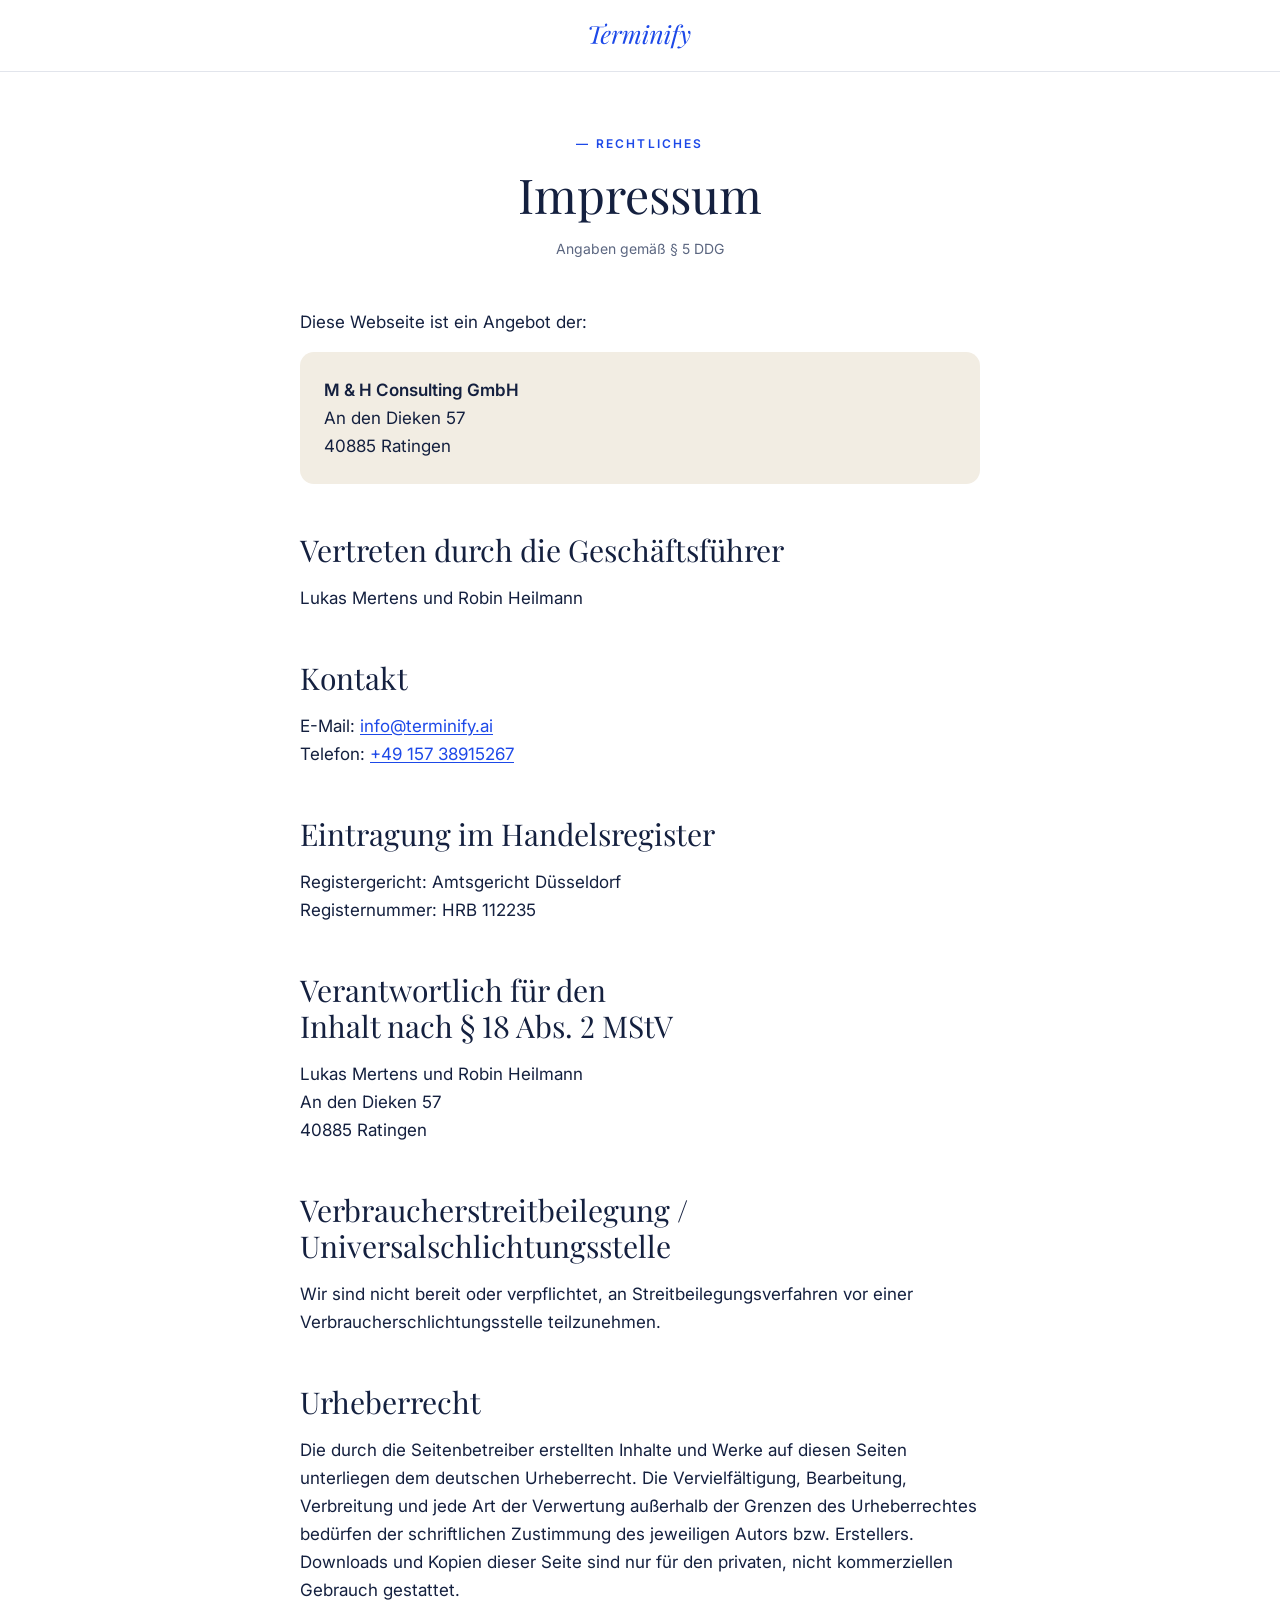
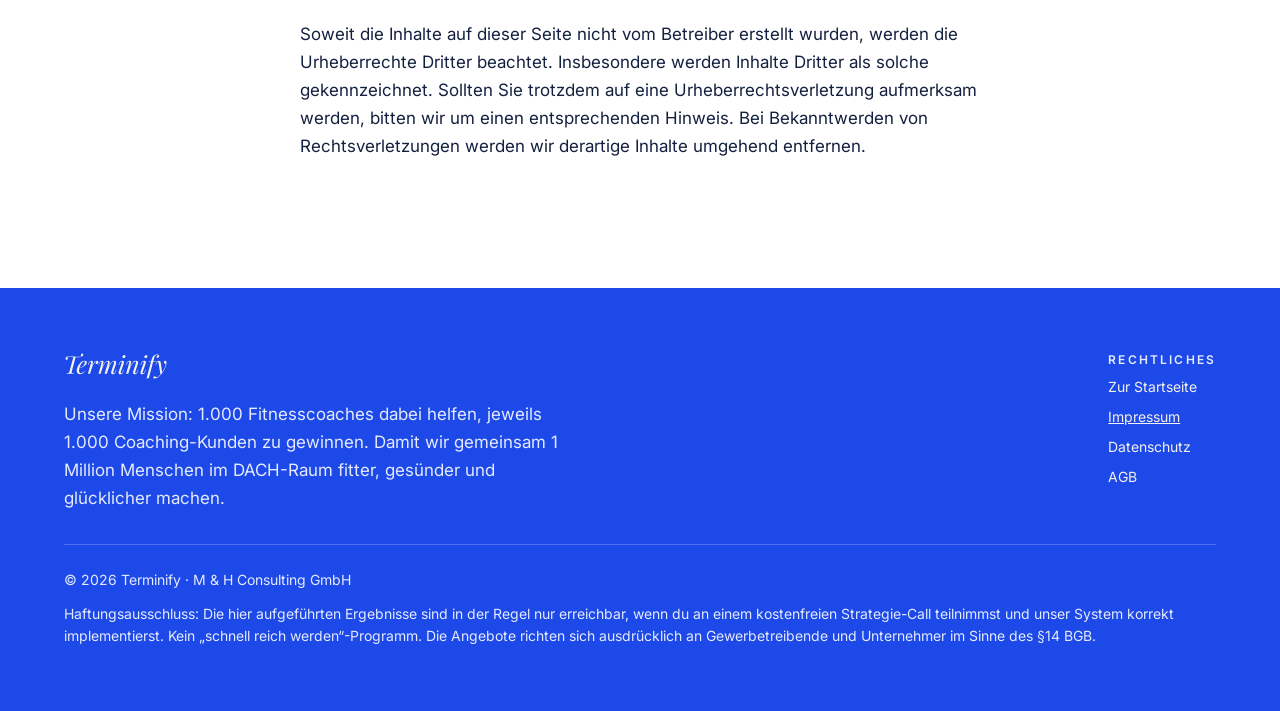
<file: impressum/index.html>
<!DOCTYPE html>
<html lang="de">
<head>
<meta charset="UTF-8">
<meta name="viewport" content="width=device-width, initial-scale=1.0">
<title>Impressum – Terminify</title>
<meta name="description" content="Impressum und Anbieterkennzeichnung der M & H Consulting GmbH (Terminify).">
<meta name="theme-color" content="#ffffff">
<link rel="icon" type="image/svg+xml" href="../assets/favicon_blau.svg">

<link rel="preconnect" href="https://fonts.googleapis.com">
<link rel="preconnect" href="https://fonts.gstatic.com" crossorigin>
<link href="https://fonts.googleapis.com/css2?family=Inter:wght@400;600&family=Playfair+Display:ital,wght@0,400;0,500;1,400;1,500&display=swap" rel="stylesheet">
<link rel="stylesheet" href="../tokens.css">
<link rel="stylesheet" href="../bausteine.css">
<link rel="stylesheet" href="../recht.css">
</head>
<body>

<header class="tf-kopf">
  <a class="tf-kopf__logo" href="/" aria-label="Terminify, zur Startseite"><img class="tf-kopf__marke" src="../assets/wortmarke_blau.svg" alt="Terminify" width="104" height="28"></a>
</header>

<main>
  <section class="recht-kopf">
    <div class="container tf-mitte">
      <p class="tf-dachzeile label">— Rechtliches</p>
      <h1 class="tf-titel display-l">Impressum</h1>
      <p class="recht-kopf__stand small">Angaben gemäß § 5 DDG</p>
    </div>
  </section>

  <section class="recht">
    <div class="container">
      <div class="recht__text body">
    <p>Diese Webseite ist ein Angebot der:</p>
    <div class="addr">
      <strong>M &amp; H Consulting GmbH</strong><br>
      An den Dieken 57<br>
      40885 Ratingen
    </div>

    <h2>Vertreten durch die Geschäftsführer</h2>
    <p>Lukas Mertens und Robin Heilmann</p>

    <h2>Kontakt</h2>
    <p>E-Mail: <a href="mailto:info@terminify.ai">info@terminify.ai</a><br>
    Telefon: <a href="tel:+4915738915267">+49 157 38915267</a></p>

    <h2>Eintragung im Handelsregister</h2>
    <p>Registergericht: Amtsgericht Düsseldorf<br>
    Registernummer: HRB 112235</p>

    <h2>Verantwortlich für den Inhalt nach § 18 Abs. 2 MStV</h2>
    <p>Lukas Mertens und Robin Heilmann<br>
    An den Dieken 57<br>
    40885 Ratingen</p>

    <h2>Verbraucherstreitbeilegung / Universalschlichtungsstelle</h2>
    <p>Wir sind nicht bereit oder verpflichtet, an Streitbeilegungsverfahren vor einer Verbraucherschlichtungsstelle teilzunehmen.</p>

    <h2>Urheberrecht</h2>
    <p>Die durch die Seitenbetreiber erstellten Inhalte und Werke auf diesen Seiten unterliegen dem deutschen Urheberrecht. Die Vervielfältigung, Bearbeitung, Verbreitung und jede Art der Verwertung außerhalb der Grenzen des Urheberrechtes bedürfen der schriftlichen Zustimmung des jeweiligen Autors bzw. Erstellers. Downloads und Kopien dieser Seite sind nur für den privaten, nicht kommerziellen Gebrauch gestattet.</p>
    <p>Soweit die Inhalte auf dieser Seite nicht vom Betreiber erstellt wurden, werden die Urheberrechte Dritter beachtet. Insbesondere werden Inhalte Dritter als solche gekennzeichnet. Sollten Sie trotzdem auf eine Urheberrechtsverletzung aufmerksam werden, bitten wir um einen entsprechenden Hinweis. Bei Bekanntwerden von Rechtsverletzungen werden wir derartige Inhalte umgehend entfernen.</p>
  
      </div>
    </div>
  </section>
</main>

<footer class="tf-fuss" data-theme="blau">
  <div class="tf-fuss__oben">
    <div>
      <img class="tf-fuss__marke" src="../assets/wortmarke_weiss.svg" alt="Terminify" width="104" height="28">
      <p class="tf-fuss__mission body">Unsere Mission: 1.000 Fitnesscoaches dabei helfen, jeweils 1.000 Coaching-Kunden zu gewinnen. Damit wir gemeinsam 1 Million Menschen im DACH-Raum fitter, gesünder und glücklicher machen.</p>
    </div>
    <nav class="tf-fuss__recht small" aria-label="Rechtliches"><span class="tf-fuss__titel label">Rechtliches</span><a href="/">Zur Startseite</a><a href="/impressum/" aria-current="page">Impressum</a><a href="/datenschutz/">Datenschutz</a><a href="/agb/">AGB</a></nav>
  </div>
  <div class="tf-fuss__unten small">
    <p>© 2026 Terminify · M &amp; H Consulting GmbH</p>
    <p>Haftungsausschluss: Die hier aufgeführten Ergebnisse sind in der Regel nur erreichbar, wenn du an einem kostenfreien Strategie-Call teilnimmst und unser System korrekt implementierst. Kein „schnell reich werden“-Programm. Die Angebote richten sich ausdrücklich an Gewerbetreibende und Unternehmer im Sinne des §14 BGB.</p>
  </div>
</footer>

</body>
</html>
</file>
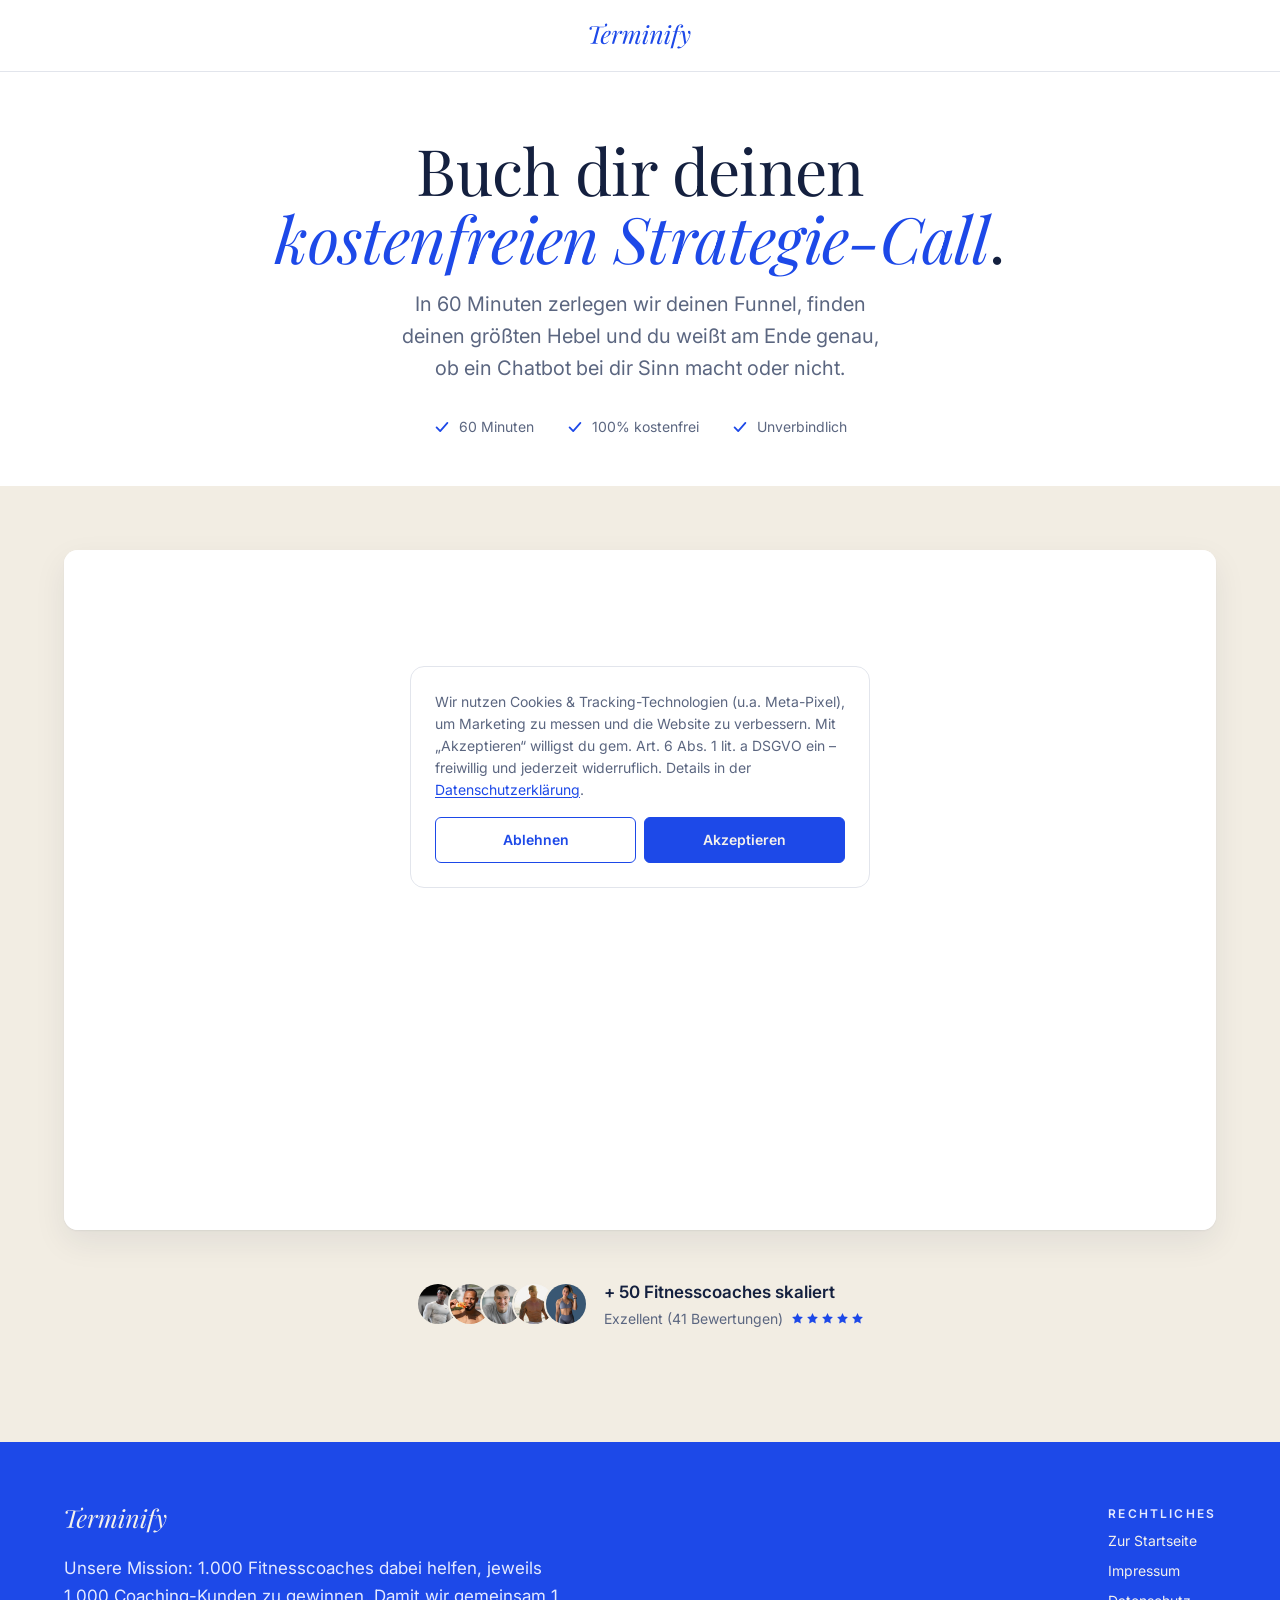
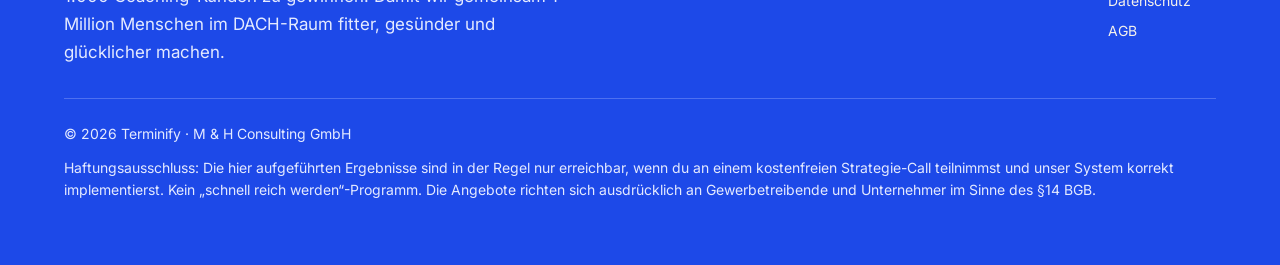
<file: termin-buchen/index.html>
<!DOCTYPE html>
<html lang="de">
<head>
<meta charset="UTF-8">
<meta name="viewport" content="width=device-width, initial-scale=1.0">
<title>Terminify – Strategie-Call buchen</title>
<meta name="description" content="Buch dir deinen kostenfreien Strategie-Call. In 60 Minuten zerlegen wir deinen Funnel, finden deinen größten Hebel und du weißt am Ende genau, ob ein Chatbot bei dir Sinn macht oder nicht.">
<meta name="robots" content="noindex">
<meta name="theme-color" content="#ffffff">
<link rel="icon" type="image/svg+xml" href="../assets/favicon_blau.svg">

<!-- Tracking (Meta-Pixel + VSL) wird erst nach Cookie-Einwilligung geladen (siehe Consent-Banner am Seitenende) -->

<link rel="preconnect" href="https://go.terminify.ai" crossorigin>
<link rel="preconnect" href="https://fonts.googleapis.com">
<link rel="preconnect" href="https://fonts.gstatic.com" crossorigin>
<link href="https://fonts.googleapis.com/css2?family=Inter:wght@400;600&family=Playfair+Display:ital,wght@0,400;0,500;1,400;1,500&display=swap" rel="stylesheet">
<link rel="stylesheet" href="../tokens.css">
<link rel="stylesheet" href="../bausteine.css">

<style>
  *, *::before, *::after { box-sizing: border-box; }
  body { margin: 0; background: var(--surface); color: var(--ink); font-family: var(--font-sans); -webkit-font-smoothing: antialiased; }
  img { max-width: 100%; }
  a:focus-visible, button:focus-visible { outline: 2px solid var(--focus); outline-offset: 2px; }
  .tf-titel { font-variant-numeric: lining-nums; }
  .tf-mitte .tf-unterzeile { text-wrap: balance; }

  .container { width: 100%; max-width: calc(var(--container) + 2 * var(--space-8)); margin-inline: auto; padding-inline: var(--space-8); }

  /* Kopfzeile: nur die Wortmarke, mittig. Die Seite hat eine einzige Aufgabe. */
  .tf-kopf { justify-content: center; }
  .tf-kopf__logo { display: flex; }

  /* Kopf */
  .kopf { padding-block: var(--space-16) var(--space-12); }
  .kopf .tf-titel { max-width: 1040px; }
  .fakten { list-style: none; padding: 0; margin: var(--space-4) 0 0; justify-content: center; gap: var(--space-3) var(--space-8); color: var(--ink-muted); }
  .fakten li { display: flex; align-items: center; gap: var(--space-2); }
  .fakten svg { width: 18px; height: 18px; fill: none; stroke: var(--brand); stroke-width: 2; stroke-linecap: round; stroke-linejoin: round; }

  /* Kalender */
  .buchung { background: var(--surface-alt); padding-block: var(--space-16) var(--space-28); }
  /* Die Seite zeichnet die Karte, das GHL-Widget liegt flach darin (Stil aus _ghl-kalender.html) */
  .buchung__karte { background: var(--surface-raised); border-radius: var(--radius-md); overflow: hidden; box-shadow: var(--shadow-card); }
  .buchung__karte iframe { width: 100%; border: 0; overflow: hidden; min-height: 680px; display: block; background: #fff; }

  /* Belege */
  .belege { display: flex; justify-content: center; align-items: center; gap: var(--space-4); margin-top: var(--space-12); }
  .belege__gesichter { display: flex; flex-shrink: 0; }
  .belege__gesichter img { flex-shrink: 0; width: 44px; height: 44px; border-radius: var(--radius-pill); object-fit: cover; border: 2px solid var(--surface-alt); }
  .belege__gesichter img + img { margin-left: -12px; }
  .belege__text { margin: 0; }
  .belege__zeile { display: flex; align-items: center; gap: var(--space-2); margin: 2px 0 0; color: var(--ink-muted); }
  .sterne { display: flex; gap: 2px; }
  .sterne svg { width: 13px; height: 13px; fill: var(--brand); }

  /* Fußbereich */
  .tf-fuss { padding: var(--space-16) max(var(--space-8), calc((100% - var(--container)) / 2)); }

  @media (max-width: 767px) {
    .container { padding-inline: var(--space-4); }
    .kopf { padding-block: var(--space-12) var(--space-8); }
    .kopf .tf-titel.display-xl { font-size: clamp(32px, 10.4vw, 40px); }
    .buchung { padding-block: var(--space-8) var(--space-16); }
    .belege { flex-direction: column; gap: var(--space-3); margin-top: var(--space-8); text-align: center; }
    .belege__zeile { justify-content: center; flex-wrap: wrap; }
    .tf-fuss { padding-inline: var(--space-4); }
  }
</style>
</head>
<body>

<header class="tf-kopf">
  <a class="tf-kopf__logo" href="/" aria-label="Terminify, zur Startseite"><img class="tf-kopf__marke" src="../assets/wortmarke_blau.svg" alt="Terminify" width="104" height="28"></a>
</header>

<main>
  <section class="kopf">
    <div class="container tf-mitte">
      <h1 class="tf-titel display-xl">Buch dir deinen <span class="tf-akzent">kostenfreien Strategie-Call</span>.</h1>
      <p class="tf-unterzeile lead">In 60 Minuten zerlegen wir deinen Funnel, finden deinen größten Hebel und du weißt am Ende genau, ob ein Chatbot bei dir Sinn macht oder nicht.</p>
      <ul class="tf-reihe fakten small">
        <li><svg viewBox="0 0 20 20" aria-hidden="true"><path d="M4 10.5l4 4 8-9"/></svg>60 Minuten</li>
        <li><svg viewBox="0 0 20 20" aria-hidden="true"><path d="M4 10.5l4 4 8-9"/></svg>100% kostenfrei</li>
        <li><svg viewBox="0 0 20 20" aria-hidden="true"><path d="M4 10.5l4 4 8-9"/></svg>Unverbindlich</li>
      </ul>
    </div>
  </section>

  <section class="buchung">
    <div class="container">
      <div class="buchung__karte">
        <iframe
          src="https://go.terminify.ai/widget/booking/96gJNxO6rzFCLXnYNeNl"
          id="96gJNxO6rzFCLXnYNeNl_1782853027351"
          scrolling="no"
          loading="eager"
          title="Terminify Strategie-Call buchen"></iframe>
      </div>

      <div class="belege">
        <div class="belege__gesichter" aria-hidden="true">
          <img src="c1.jpg" alt="" width="44" height="44" loading="lazy">
          <img src="c2.jpg" alt="" width="44" height="44" loading="lazy">
          <img src="c3.jpg" alt="" width="44" height="44" loading="lazy">
          <img src="c4.jpg" alt="" width="44" height="44" loading="lazy">
          <img src="c5.jpg" alt="" width="44" height="44" loading="lazy">
        </div>
        <div>
          <p class="belege__text body-strong">+ 50 Fitnesscoaches skaliert</p>
          <p class="belege__zeile small">Exzellent (41 Bewertungen)
            <span class="sterne" aria-hidden="true">
              <svg viewBox="0 0 24 24"><polygon points="12 2 15.09 8.26 22 9.27 17 14.14 18.18 21.02 12 17.77 5.82 21.02 7 14.14 2 9.27 8.91 8.26 12 2"/></svg>
              <svg viewBox="0 0 24 24"><polygon points="12 2 15.09 8.26 22 9.27 17 14.14 18.18 21.02 12 17.77 5.82 21.02 7 14.14 2 9.27 8.91 8.26 12 2"/></svg>
              <svg viewBox="0 0 24 24"><polygon points="12 2 15.09 8.26 22 9.27 17 14.14 18.18 21.02 12 17.77 5.82 21.02 7 14.14 2 9.27 8.91 8.26 12 2"/></svg>
              <svg viewBox="0 0 24 24"><polygon points="12 2 15.09 8.26 22 9.27 17 14.14 18.18 21.02 12 17.77 5.82 21.02 7 14.14 2 9.27 8.91 8.26 12 2"/></svg>
              <svg viewBox="0 0 24 24"><polygon points="12 2 15.09 8.26 22 9.27 17 14.14 18.18 21.02 12 17.77 5.82 21.02 7 14.14 2 9.27 8.91 8.26 12 2"/></svg>
            </span>
          </p>
        </div>
      </div>
    </div>
  </section>
</main>

<footer class="tf-fuss" data-theme="blau">
  <div class="tf-fuss__oben">
    <div>
      <img class="tf-fuss__marke" src="../assets/wortmarke_weiss.svg" alt="Terminify" width="104" height="28">
      <p class="tf-fuss__mission body">Unsere Mission: 1.000 Fitnesscoaches dabei helfen, jeweils 1.000 Coaching-Kunden zu gewinnen. Damit wir gemeinsam 1 Million Menschen im DACH-Raum fitter, gesünder und glücklicher machen.</p>
    </div>
    <nav class="tf-fuss__recht small" aria-label="Rechtliches"><span class="tf-fuss__titel label">Rechtliches</span><a href="/">Zur Startseite</a><a href="/impressum/">Impressum</a><a href="/datenschutz/">Datenschutz</a><a href="/agb/">AGB</a></nav>
  </div>
  <div class="tf-fuss__unten small">
    <p>© 2026 Terminify · M &amp; H Consulting GmbH</p>
    <p>Haftungsausschluss: Die hier aufgeführten Ergebnisse sind in der Regel nur erreichbar, wenn du an einem kostenfreien Strategie-Call teilnimmst und unser System korrekt implementierst. Kein „schnell reich werden“-Programm. Die Angebote richten sich ausdrücklich an Gewerbetreibende und Unternehmer im Sinne des §14 BGB.</p>
  </div>
</footer>

<script src="https://go.terminify.ai/js/form_embed.js" type="text/javascript" defer></script>


<!-- Cookie Consent (DSGVO Art. 6 (1) a / TTDSG §25) -->
<style>
  #tcb{position:fixed;left:0;right:0;bottom:0;z-index:2147483000;display:none;padding:var(--space-3)}
  #tcb.tcb-show{display:block}
  #tcb .tcb-card{max-width:460px;margin:0 auto;background:var(--surface);border:1px solid var(--line);border-radius:var(--radius-md);padding:var(--space-6)}
  #tcb p{margin:0 0 var(--space-4);color:var(--ink-muted)}
  #tcb a{color:var(--brand);text-decoration:underline;text-underline-offset:2px}
  #tcb .tcb-btns{display:flex;gap:var(--space-2);flex-direction:column}
  @media(min-width:480px){#tcb .tcb-btns{flex-direction:row}}
  #tcb .tf-btn{flex:1;justify-content:center;padding:12px 16px;font-size:14px}
</style>
<div id="tcb" role="dialog" aria-label="Cookie-Einwilligung">
  <div class="tcb-card">
    <p class="small">Wir nutzen Cookies &amp; Tracking-Technologien (u.a. Meta-Pixel), um Marketing zu messen und die Website zu verbessern. Mit &#8222;Akzeptieren&#8220; willigst du gem. Art. 6 Abs. 1 lit. a DSGVO ein &#8211; freiwillig und jederzeit widerruflich. Details in der <a href="/datenschutz/">Datenschutzerkl&auml;rung</a>.</p>
    <div class="tcb-btns">
      <button class="tf-btn tf-btn--zwei tcb-reject" id="tcb-reject" type="button">Ablehnen</button>
      <button class="tf-btn tcb-accept" id="tcb-accept" type="button">Akzeptieren</button>
    </div>
  </div>
</div>
<script>
(function(){
  var KEY='terminify_consent_v1', el=document.getElementById('tcb');
  function loadTracking(){
    if(window.__tcbLoaded)return; window.__tcbLoaded=true;
    !function(f,b,e,v,n,t,s){if(f.fbq)return;n=f.fbq=function(){n.callMethod?n.callMethod.apply(n,arguments):n.queue.push(arguments)};if(!f._fbq)f._fbq=n;n.push=n;n.loaded=!0;n.version='2.0';n.queue=[];t=b.createElement(e);t.async=!0;t.src=v;s=b.getElementsByTagName(e)[0];s.parentNode.insertBefore(t,s)}(window,document,'script','https://connect.facebook.net/en_US/fbevents.js');
    fbq('init','989464427134148');fbq('track','PageView');
    var sc=document.createElement('script');sc.src='/track.js';sc.async=true;document.head.appendChild(sc);
  }
  try{
    var c=localStorage.getItem(KEY);
    if(c==='accepted'){loadTracking();}
    else if(c!=='rejected'){el.classList.add('tcb-show');}
  }catch(e){el.classList.add('tcb-show');}
  var a=document.getElementById('tcb-accept'),r=document.getElementById('tcb-reject');
  a.onclick=function(){try{localStorage.setItem(KEY,'accepted')}catch(e){}el.classList.remove('tcb-show');loadTracking();};
  r.onclick=function(){try{localStorage.setItem(KEY,'rejected')}catch(e){}el.classList.remove('tcb-show');};
})();
</script>

</body>
</html>
</file>
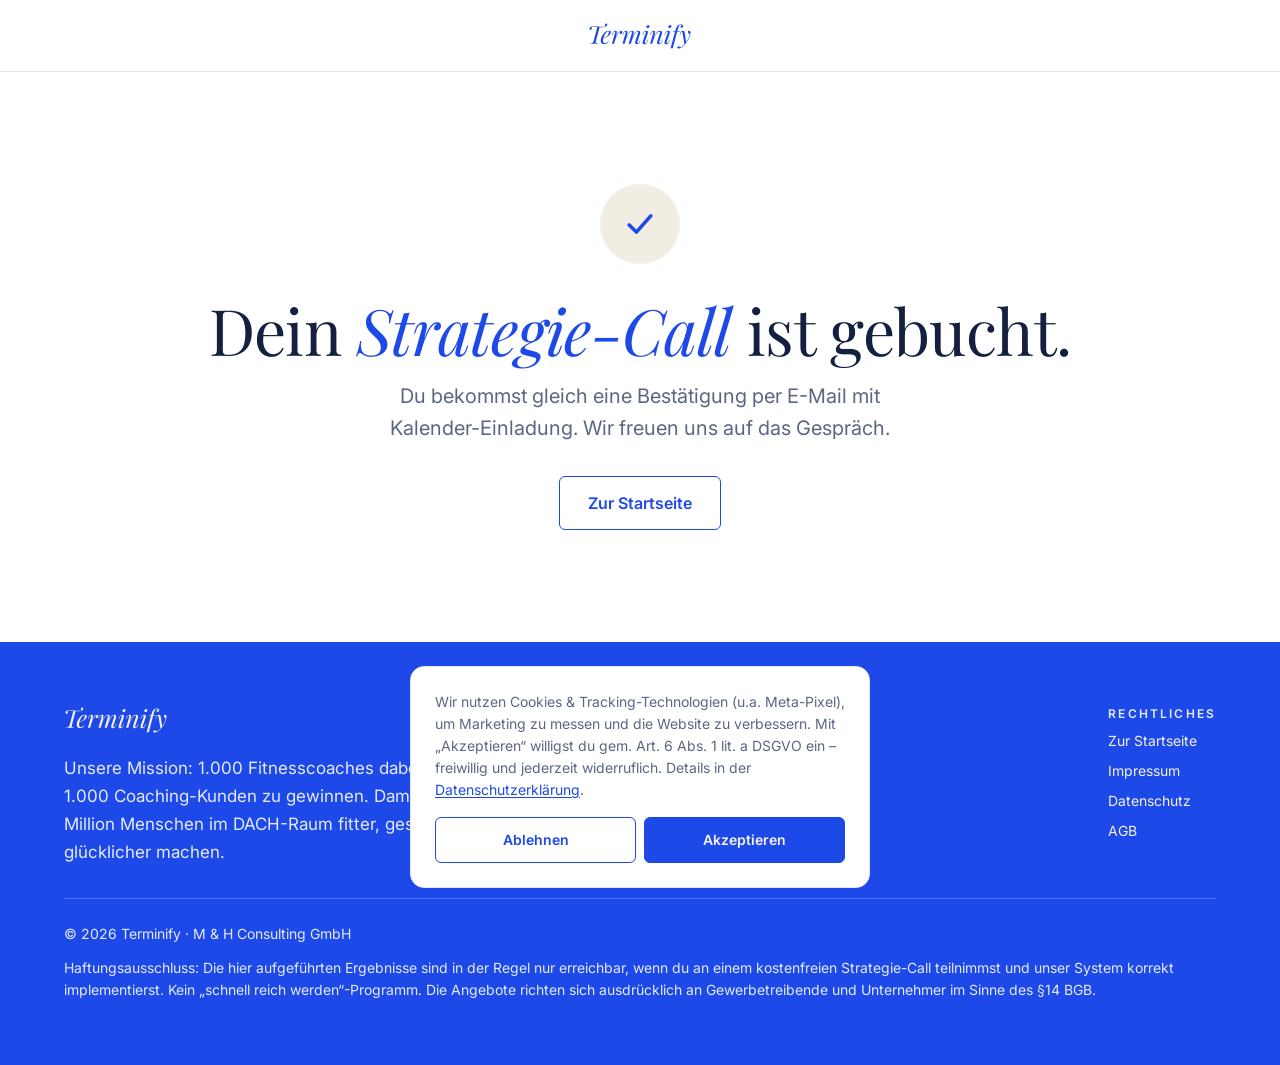
<file: termin-buchen/thanks/index.html>
<!DOCTYPE html>
<html lang="de">
<head>
<meta charset="UTF-8">
<meta name="viewport" content="width=device-width, initial-scale=1.0">
<title>Termin gebucht – Terminify</title>
<meta name="description" content="Dein Strategie-Call ist gebucht. Wir freuen uns auf das Gespräch.">
<meta name="robots" content="noindex">
<meta name="theme-color" content="#ffffff">
<link rel="icon" type="image/svg+xml" href="../../assets/favicon_blau.svg">

<!-- Tracking (Meta-Pixel + VSL) wird erst nach Cookie-Einwilligung geladen (siehe Consent-Banner am Seitenende) -->

<link rel="preconnect" href="https://fonts.googleapis.com">
<link rel="preconnect" href="https://fonts.gstatic.com" crossorigin>
<link href="https://fonts.googleapis.com/css2?family=Inter:wght@400;600&family=Playfair+Display:ital,wght@0,400;0,500;1,400;1,500&display=swap" rel="stylesheet">
<link rel="stylesheet" href="../../tokens.css">
<link rel="stylesheet" href="../../bausteine.css">

<style>
  *, *::before, *::after { box-sizing: border-box; }
  body { margin: 0; background: var(--surface); color: var(--ink); font-family: var(--font-sans); -webkit-font-smoothing: antialiased; }
  a:focus-visible, button:focus-visible { outline: 2px solid var(--focus); outline-offset: 2px; }
  .tf-titel { font-variant-numeric: lining-nums; }
  .tf-mitte .tf-unterzeile { text-wrap: balance; }

  .container { width: 100%; max-width: calc(var(--container) + 2 * var(--space-8)); margin-inline: auto; padding-inline: var(--space-8); }

  .tf-kopf { justify-content: center; }
  .tf-kopf__logo { display: flex; }

  /* Bestätigung */
  .bestaetigung { padding-block: var(--space-28); }
  .bestaetigung .tf-titel { max-width: 1040px; }
  .bestaetigung .tf-akzent { white-space: nowrap; }
  .haken { display: grid; place-items: center; width: 80px; height: 80px; margin-bottom: var(--space-4); border-radius: var(--radius-pill); background: var(--surface-alt); }
  .haken svg { width: 36px; height: 36px; fill: none; stroke: var(--brand); stroke-width: 2; stroke-linecap: round; stroke-linejoin: round; }
  .bestaetigung .tf-btn { margin-top: var(--space-4); }

  .tf-fuss { padding: var(--space-16) max(var(--space-8), calc((100% - var(--container)) / 2)); }

  @media (max-width: 767px) {
    .container { padding-inline: var(--space-4); }
    .bestaetigung { padding-block: var(--space-16); }
    .bestaetigung .tf-titel.display-xl { font-size: clamp(32px, 10.4vw, 40px); }
    .tf-fuss { padding-inline: var(--space-4); }
  }
</style>
</head>
<body>

<header class="tf-kopf">
  <a class="tf-kopf__logo" href="/" aria-label="Terminify, zur Startseite"><img class="tf-kopf__marke" src="../../assets/wortmarke_blau.svg" alt="Terminify" width="104" height="28"></a>
</header>

<main>
  <section class="bestaetigung">
    <div class="container tf-mitte">
      <div class="haken" aria-hidden="true"><svg viewBox="0 0 20 20"><path d="M4 10.5l4 4 8-9"/></svg></div>
      <h1 class="tf-titel display-xl">Dein <span class="tf-akzent">Strategie-Call</span> ist gebucht.</h1>
      <p class="tf-unterzeile lead">Du bekommst gleich eine Bestätigung per E-Mail mit Kalender-Einladung. Wir freuen uns auf das Gespräch.</p>
      <a class="tf-btn tf-btn--zwei" href="/">Zur Startseite</a>
    </div>
  </section>
</main>

<footer class="tf-fuss" data-theme="blau">
  <div class="tf-fuss__oben">
    <div>
      <img class="tf-fuss__marke" src="../../assets/wortmarke_weiss.svg" alt="Terminify" width="104" height="28">
      <p class="tf-fuss__mission body">Unsere Mission: 1.000 Fitnesscoaches dabei helfen, jeweils 1.000 Coaching-Kunden zu gewinnen. Damit wir gemeinsam 1 Million Menschen im DACH-Raum fitter, gesünder und glücklicher machen.</p>
    </div>
    <nav class="tf-fuss__recht small" aria-label="Rechtliches"><span class="tf-fuss__titel label">Rechtliches</span><a href="/">Zur Startseite</a><a href="/impressum/">Impressum</a><a href="/datenschutz/">Datenschutz</a><a href="/agb/">AGB</a></nav>
  </div>
  <div class="tf-fuss__unten small">
    <p>© 2026 Terminify · M &amp; H Consulting GmbH</p>
    <p>Haftungsausschluss: Die hier aufgeführten Ergebnisse sind in der Regel nur erreichbar, wenn du an einem kostenfreien Strategie-Call teilnimmst und unser System korrekt implementierst. Kein „schnell reich werden“-Programm. Die Angebote richten sich ausdrücklich an Gewerbetreibende und Unternehmer im Sinne des §14 BGB.</p>
  </div>
</footer>


<!-- Cookie Consent (DSGVO Art. 6 (1) a / TTDSG §25) -->
<style>
  #tcb{position:fixed;left:0;right:0;bottom:0;z-index:2147483000;display:none;padding:var(--space-3)}
  #tcb.tcb-show{display:block}
  #tcb .tcb-card{max-width:460px;margin:0 auto;background:var(--surface);border:1px solid var(--line);border-radius:var(--radius-md);padding:var(--space-6)}
  #tcb p{margin:0 0 var(--space-4);color:var(--ink-muted)}
  #tcb a{color:var(--brand);text-decoration:underline;text-underline-offset:2px}
  #tcb .tcb-btns{display:flex;gap:var(--space-2);flex-direction:column}
  @media(min-width:480px){#tcb .tcb-btns{flex-direction:row}}
  #tcb .tf-btn{flex:1;justify-content:center;padding:12px 16px;font-size:14px}
</style>
<div id="tcb" role="dialog" aria-label="Cookie-Einwilligung">
  <div class="tcb-card">
    <p class="small">Wir nutzen Cookies &amp; Tracking-Technologien (u.a. Meta-Pixel), um Marketing zu messen und die Website zu verbessern. Mit &#8222;Akzeptieren&#8220; willigst du gem. Art. 6 Abs. 1 lit. a DSGVO ein &#8211; freiwillig und jederzeit widerruflich. Details in der <a href="/datenschutz/">Datenschutzerkl&auml;rung</a>.</p>
    <div class="tcb-btns">
      <button class="tf-btn tf-btn--zwei tcb-reject" id="tcb-reject" type="button">Ablehnen</button>
      <button class="tf-btn tcb-accept" id="tcb-accept" type="button">Akzeptieren</button>
    </div>
  </div>
</div>
<script>
(function(){
  var KEY='terminify_consent_v1', el=document.getElementById('tcb');
  function getEventId(){
    try {
      var p = new URLSearchParams(window.location.search);
      var eid = p.get('eid');
      if (eid && eid.trim()) return eid.trim();
    } catch(e) {}
    // Fallback: per-pageview unique ID
    try {
      if (window.crypto && typeof window.crypto.randomUUID === 'function') {
        return 'tfb_' + window.crypto.randomUUID();
      }
    } catch(e) {}
    return 'tfb_' + Date.now() + '_' + Math.random().toString(36).slice(2,10);
  }
  function loadTracking(){
    if(window.__tcbLoaded)return; window.__tcbLoaded=true;
    !function(f,b,e,v,n,t,s){if(f.fbq)return;n=f.fbq=function(){n.callMethod?n.callMethod.apply(n,arguments):n.queue.push(arguments)};if(!f._fbq)f._fbq=n;n.push=n;n.loaded=!0;n.version='2.0';n.queue=[];t=b.createElement(e);t.async=!0;t.src=v;s=b.getElementsByTagName(e)[0];s.parentNode.insertBefore(t,s)}(window,document,'script','https://connect.facebook.net/en_US/fbevents.js');
    fbq('init','989464427134148');
    fbq('track','PageView');
    fbq('track','Schedule', {}, { eventID: getEventId() });
    var sc=document.createElement('script');sc.src='/track.js';sc.async=true;document.head.appendChild(sc);
  }
  try{
    var c=localStorage.getItem(KEY);
    if(c==='accepted'){loadTracking();}
    else if(c!=='rejected'){el.classList.add('tcb-show');}
  }catch(e){el.classList.add('tcb-show');}
  var a=document.getElementById('tcb-accept'),r=document.getElementById('tcb-reject');
  a.onclick=function(){try{localStorage.setItem(KEY,'accepted')}catch(e){}el.classList.remove('tcb-show');loadTracking();};
  r.onclick=function(){try{localStorage.setItem(KEY,'rejected')}catch(e){}el.classList.remove('tcb-show');};
})();
</script>

</body>
</html>
</file>
<file: tokens.css>
/* Terminify Markenstil, erzeugt aus den Tokens */
:root, [data-theme="light"] {
  --surface: #ffffff;
  --surface-alt: #f2ede3;
  --surface-raised: #ffffff;
  --line: #e2e5ec;
  --ink: #14203f;
  --ink-muted: #5b6680;
  --brand: #1D49E8;
  --brand-strong: #1638C4;
  --on-brand: #f4f1ec;
  --mark-old: #7a8296;
  --focus: #1D49E8;
  --blau: #1D49E8;
  --creme: #f2ede3;
  --weiss: #f4f1ec;
  --shadow-card: 0 1px 2px rgba(20,32,63,.06), 0 12px 32px rgba(20,32,63,.08);
}
[data-theme="blau"] {
  --surface: #1D49E8;
  --surface-alt: #1638C4;
  --surface-raised: #3159EC;
  --line: #4E70F0;
  --ink: #f4f1ec;
  --ink-muted: #E4EAFF;
  --brand: #f4f1ec;
  --brand-strong: #ffffff;
  --on-brand: #1D49E8;
  --mark-old: #AFC0F8;
  --focus: #f4f1ec;
  --blau: #1D49E8;
  --creme: #f2ede3;
  --weiss: #f4f1ec;
  --shadow-card: none;
}
:root {
  --space-1: 4px;
  --space-2: 8px;
  --space-3: 12px;
  --space-4: 16px;
  --space-6: 24px;
  --space-8: 32px;
  --space-12: 48px;
  --space-16: 64px;
  --space-28: 112px;
  --radius-sm: 6px;
  --radius-md: 14px;
  --radius-pill: 999px;
  --container: 1152px;
  --container-schmal: 880px;
  --prosa: 680px;
  --kopfzeile: 72px;
  --font-display: "Playfair Display", Georgia, serif;
  --font-sans: Inter, system-ui, sans-serif;
}
.display-xl { font-family: var(--font-display); font-size: 64px; line-height: 1.06; font-weight: 400; letter-spacing: -0.01em; }
.display-xl-mobil { font-family: var(--font-display); font-size: 40px; line-height: 1.1; font-weight: 400; letter-spacing: -0.01em; }
.display-l { font-family: var(--font-display); font-size: 48px; line-height: 1.12; font-weight: 400; }
.display-m { font-family: var(--font-display); font-size: 30px; line-height: 1.2; font-weight: 400; }
.akzent { font-family: var(--font-display); font-size: 64px; line-height: 1.06; font-weight: 400; font-style: italic; }
.name { font-family: var(--font-display); font-size: 28px; line-height: 1.15; font-weight: 400; font-style: italic; }
.titel-kursiv { font-family: var(--font-display); font-size: 48px; line-height: 1.08; font-weight: 400; font-style: italic; font-variant-numeric: lining-nums; }
.lead { font-family: var(--font-sans); font-size: 20px; line-height: 32px; font-weight: 400; }
.body { font-family: var(--font-sans); font-size: 17px; line-height: 28px; font-weight: 400; }
.body-strong { font-family: var(--font-sans); font-size: 17px; line-height: 28px; font-weight: 600; }
.small { font-family: var(--font-sans); font-size: 14px; line-height: 22px; font-weight: 400; }
.label { font-family: var(--font-sans); font-size: 12px; line-height: 16px; font-weight: 600; letter-spacing: 0.18em; }
.button { font-family: var(--font-sans); font-size: 16px; line-height: 20px; font-weight: 600; }
</file>
<file: bausteine.css>
/* Schriften werden per <link> im <head> geladen (statt @import), damit sie parallel zum CSS laden. */

/* Terminify Bausteine. Alle Farben, Abstände und Radien kommen aus den Tokens. */
.tf-flaeche { background: var(--surface); color: var(--ink); font-family: var(--font-sans); padding: var(--space-8); }
.tf-flaeche *, .tf-flaeche *::before, .tf-flaeche *::after { box-sizing: border-box; }
.tf-nur-blau { display: none; }
[data-theme="blau"] .tf-nur-hell { display: none; }
[data-theme="blau"] .tf-nur-blau { display: block; }

/* Kopfzeile */
.tf-kopf { display: flex; align-items: center; justify-content: space-between; gap: var(--space-6);
  height: var(--kopfzeile); padding-inline: var(--space-8); background: var(--surface); border-bottom: 1px solid var(--line); }
.tf-kopf__marke { height: 28px; width: auto; }
.tf-kopf__nav { display: flex; gap: var(--space-8); color: var(--ink-muted); }
.tf-kopf__nav a { color: inherit; text-decoration: none; }
.tf-kopf__nav a:hover { color: var(--ink); }
@media (max-width: 767px) { .tf-kopf__nav { display: none; } .tf-kopf { padding-inline: var(--space-4); } }

/* Button */
.tf-btn { display: inline-flex; align-items: center; gap: 10px; padding: 16px 28px; border-radius: var(--radius-sm);
  background: var(--brand); color: var(--on-brand); border: 1px solid var(--brand); text-decoration: none;
  font-family: var(--font-sans); font-size: 16px; line-height: 20px; font-weight: 600; cursor: pointer;
  transition: background-color .15s ease; }
.tf-btn:hover { background: var(--brand-strong); border-color: var(--brand-strong); }
.tf-btn:focus-visible { outline: 2px solid var(--focus); outline-offset: 2px; }
.tf-btn--zwei { background: transparent; color: var(--brand); }
.tf-btn--zwei:hover { background: var(--surface-alt); border-color: var(--brand); }
.tf-btn--klein { padding: 10px 18px; font-size: 14px; }
.tf-pfeil { transition: transform .15s ease; }
.tf-btn:hover .tf-pfeil { transform: translateX(3px); }
@media (prefers-reduced-motion: reduce) { .tf-btn, .tf-pfeil { transition: none; } .tf-btn:hover .tf-pfeil { transform: none; } }
.tf-reihe { display: flex; flex-wrap: wrap; gap: var(--space-4); align-items: center; }

/* Dachzeile und Überschrift */
.tf-dachzeile { margin: 0; color: var(--brand); text-transform: uppercase; }
.tf-titel { margin: 0; color: var(--ink); font-family: var(--font-display); text-wrap: balance; }
.tf-akzent { font-style: italic; color: var(--brand); }
.tf-unterzeile { margin: 0; color: var(--ink-muted); max-width: var(--prosa); }
.tf-mitte { display: flex; flex-direction: column; align-items: center; text-align: center; gap: var(--space-4); }
@media (max-width: 767px) { .tf-titel.display-xl { font-size: 40px; line-height: 1.1; } .tf-titel.display-l { font-size: 34px; } }

/* Videorahmen */
.tf-video { position: relative; width: 100%; max-width: var(--container-schmal); aspect-ratio: 16 / 9; margin-inline: auto;
  border-radius: var(--radius-md); overflow: hidden; background: var(--blau); box-shadow: var(--shadow-card); }
.tf-video__bild { width: 100%; height: 100%; object-fit: cover; display: block; }
.tf-play { position: absolute; inset: 0; margin: auto; width: 76px; height: 76px; border-radius: var(--radius-pill);
  border: 0; background: var(--weiss); cursor: pointer; display: grid; place-items: center; }
.tf-play::after { content: ""; margin-left: 5px; border-style: solid; border-width: 13px 0 13px 21px;
  border-color: transparent transparent transparent var(--blau); }
.tf-play:focus-visible { outline: 2px solid var(--weiss); outline-offset: 3px; }

/* Rezensionen */
.tf-rezensionen { display: grid; grid-template-columns: repeat(4, minmax(0, 1fr)); gap: var(--space-6); }
@media (max-width: 900px) { .tf-rezensionen { grid-template-columns: repeat(2, minmax(0, 1fr)); } }
.tf-rezension { margin: 0; display: flex; flex-direction: column; gap: var(--space-3); }
.tf-rezension__bild { position: relative; aspect-ratio: 3 / 4; border-radius: var(--radius-md); overflow: hidden; background: var(--blau); }
.tf-rezension__bild img { width: 100%; height: 100%; object-fit: cover; display: block; }
.tf-rezension__bild .tf-play { width: 52px; height: 52px; inset: 0 0 auto auto; margin: var(--space-3); }
.tf-rezension__bild .tf-play::after { border-width: 9px 0 9px 14px; margin-left: 3px; }
.tf-rezension__zahl { margin: 0; color: var(--ink-muted); text-transform: uppercase; }

/* Vergleich alter und neuer Funnel */
.tf-vergleich { display: grid; grid-template-columns: repeat(2, minmax(0, 1fr)); gap: var(--space-6); }
@media (max-width: 767px) { .tf-vergleich { grid-template-columns: 1fr; } }
.tf-karte { display: flex; flex-direction: column; gap: var(--space-4); padding: var(--space-8); border-radius: var(--radius-md);
  background: var(--surface-raised); color: var(--ink); border: 1px solid var(--line); }
.tf-karte--neu { background: var(--surface); border-color: var(--surface); box-shadow: var(--shadow-card); }
.tf-karte .tf-zeit { margin: 0; color: var(--ink-muted); text-transform: uppercase; }
.tf-karte--neu .tf-zeit { color: var(--brand); }
.tf-karte h3 { margin: 0; }
.tf-karte p { margin: 0; color: var(--ink-muted); }
.tf-liste { list-style: none; margin: var(--space-2) 0 0; padding: 0; display: flex; flex-direction: column; gap: var(--space-3); }
.tf-liste li { display: grid; grid-template-columns: 20px 1fr; gap: var(--space-3); align-items: start; }
.tf-liste svg { width: 20px; height: 20px; margin-top: 4px; fill: none; stroke-width: 2; stroke-linecap: round; stroke-linejoin: round; }
.tf-liste--alt svg { stroke: var(--mark-old); }
.tf-liste--alt li { color: var(--ink-muted); }
.tf-liste--neu svg { stroke: var(--brand); }

/* Fußbereich */
.tf-fuss { background: var(--surface); color: var(--ink); padding: var(--space-12) var(--space-8); display: grid; gap: var(--space-8); }
.tf-fuss__oben { display: flex; flex-wrap: wrap; justify-content: space-between; gap: var(--space-8); }
.tf-fuss__marke { height: 28px; width: auto; }
.tf-fuss__mission { margin: var(--space-4) 0 0; max-width: 46ch; color: var(--ink-muted); }
.tf-fuss__recht { display: flex; flex-direction: column; gap: var(--space-2); }
.tf-fuss__titel { color: var(--ink-muted); text-transform: uppercase; }
.tf-fuss__recht a { color: var(--ink); text-decoration: none; }
.tf-fuss__recht a:hover { text-decoration: underline; }
.tf-fuss__unten { border-top: 1px solid var(--line); padding-top: var(--space-6); color: var(--ink-muted); display: grid; gap: var(--space-3); }
.tf-fuss__unten p { margin: 0; }
</file>
<file: recht.css>
/* Impressum, Datenschutz, AGB: ruhiger Lesesatz in Prosabreite, sonst die Bausteine */
*, *::before, *::after { box-sizing: border-box; }
body { margin: 0; background: var(--surface); color: var(--ink); font-family: var(--font-sans); -webkit-font-smoothing: antialiased; }
a:focus-visible { outline: 2px solid var(--focus); outline-offset: 2px; }
.tf-titel, .recht__text h2 { font-variant-numeric: lining-nums; }

.container { width: 100%; max-width: calc(var(--container) + 2 * var(--space-8)); margin-inline: auto; padding-inline: var(--space-8); }

.tf-kopf { justify-content: center; }
.tf-kopf__logo { display: flex; }

.recht-kopf { padding-block: var(--space-16) var(--space-12); }
.recht-kopf__stand { margin: 0; color: var(--ink-muted); }

.recht { padding-bottom: var(--space-28); }
.recht__text { max-width: var(--prosa); margin-inline: auto; }
.recht__text > :first-child { margin-top: 0; }
.recht__text h2 { margin: var(--space-12) 0 var(--space-4); font-family: var(--font-display); font-size: 30px; line-height: 1.2; font-weight: 400; color: var(--ink); text-wrap: balance; }
.recht__text h3 { margin: var(--space-8) 0 var(--space-2); font-size: 17px; line-height: 28px; font-weight: 600; }
.recht__text p { margin: 0 0 var(--space-4); }
.recht__text h4 { margin: var(--space-6) 0 var(--space-2); font-size: 16px; line-height: 24px; font-weight: 600; }
.recht__text ul, .recht__text ol { margin: 0 0 var(--space-4); padding-left: 1.25em; }
.recht__text li { margin-bottom: var(--space-2); }
.recht__text li::marker { color: var(--ink-muted); }
.recht__text strong { font-weight: 600; }
.recht__text a { color: var(--brand); text-decoration: underline; text-underline-offset: 2px; overflow-wrap: anywhere; }
.recht__text .addr { margin: 0 0 var(--space-6); padding: var(--space-6); background: var(--surface-alt); border-radius: var(--radius-md); }
.recht__text .recht__quelle { margin-top: var(--space-8); color: var(--ink-muted); }

.tf-fuss { padding: var(--space-16) max(var(--space-8), calc((100% - var(--container)) / 2)); }
.tf-fuss__recht a[aria-current="page"] { text-decoration: underline; }

@media (max-width: 767px) {
  .container { padding-inline: var(--space-4); }
  .recht-kopf { padding-block: var(--space-12) var(--space-8); }
  .recht { padding-bottom: var(--space-16); }
  .recht__text h2 { margin-top: var(--space-8); font-size: 24px; }
  .recht__text .addr { padding: var(--space-4); }
  .tf-fuss { padding-inline: var(--space-4); }
}
</file>
